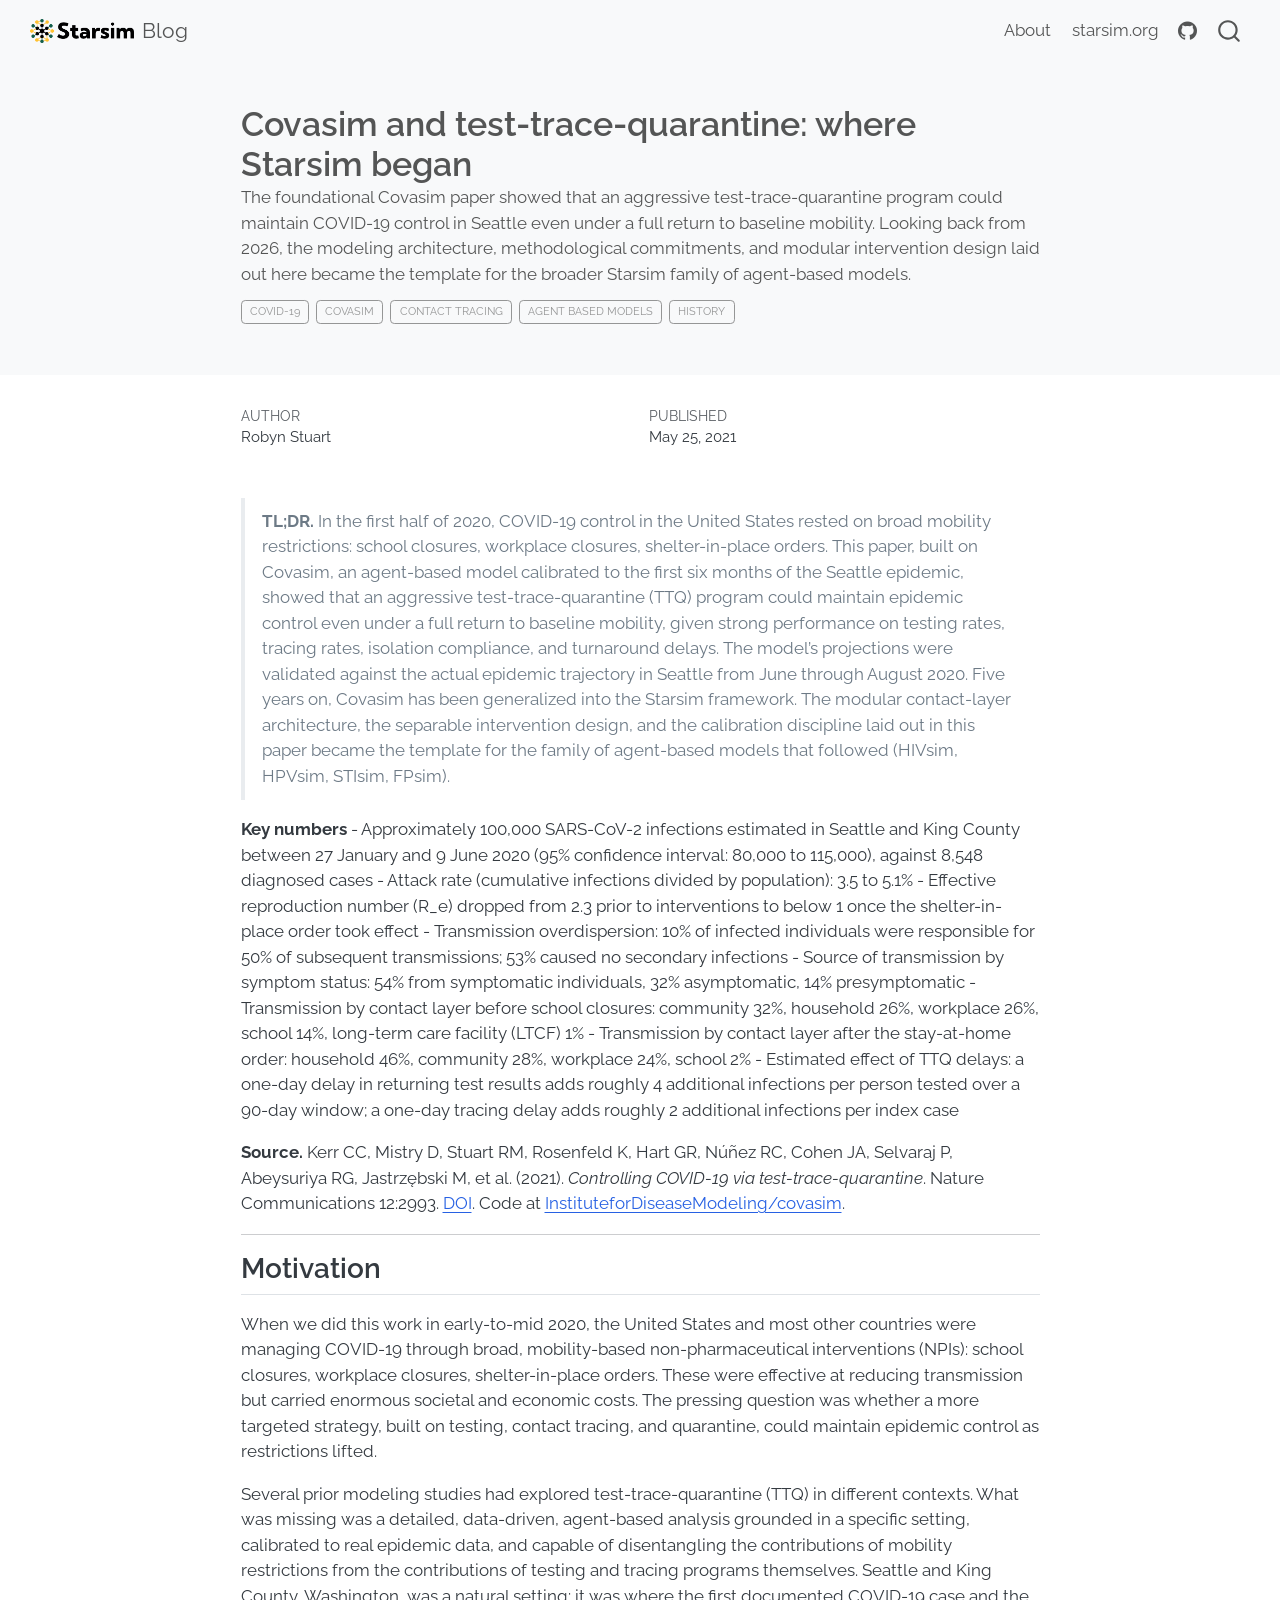
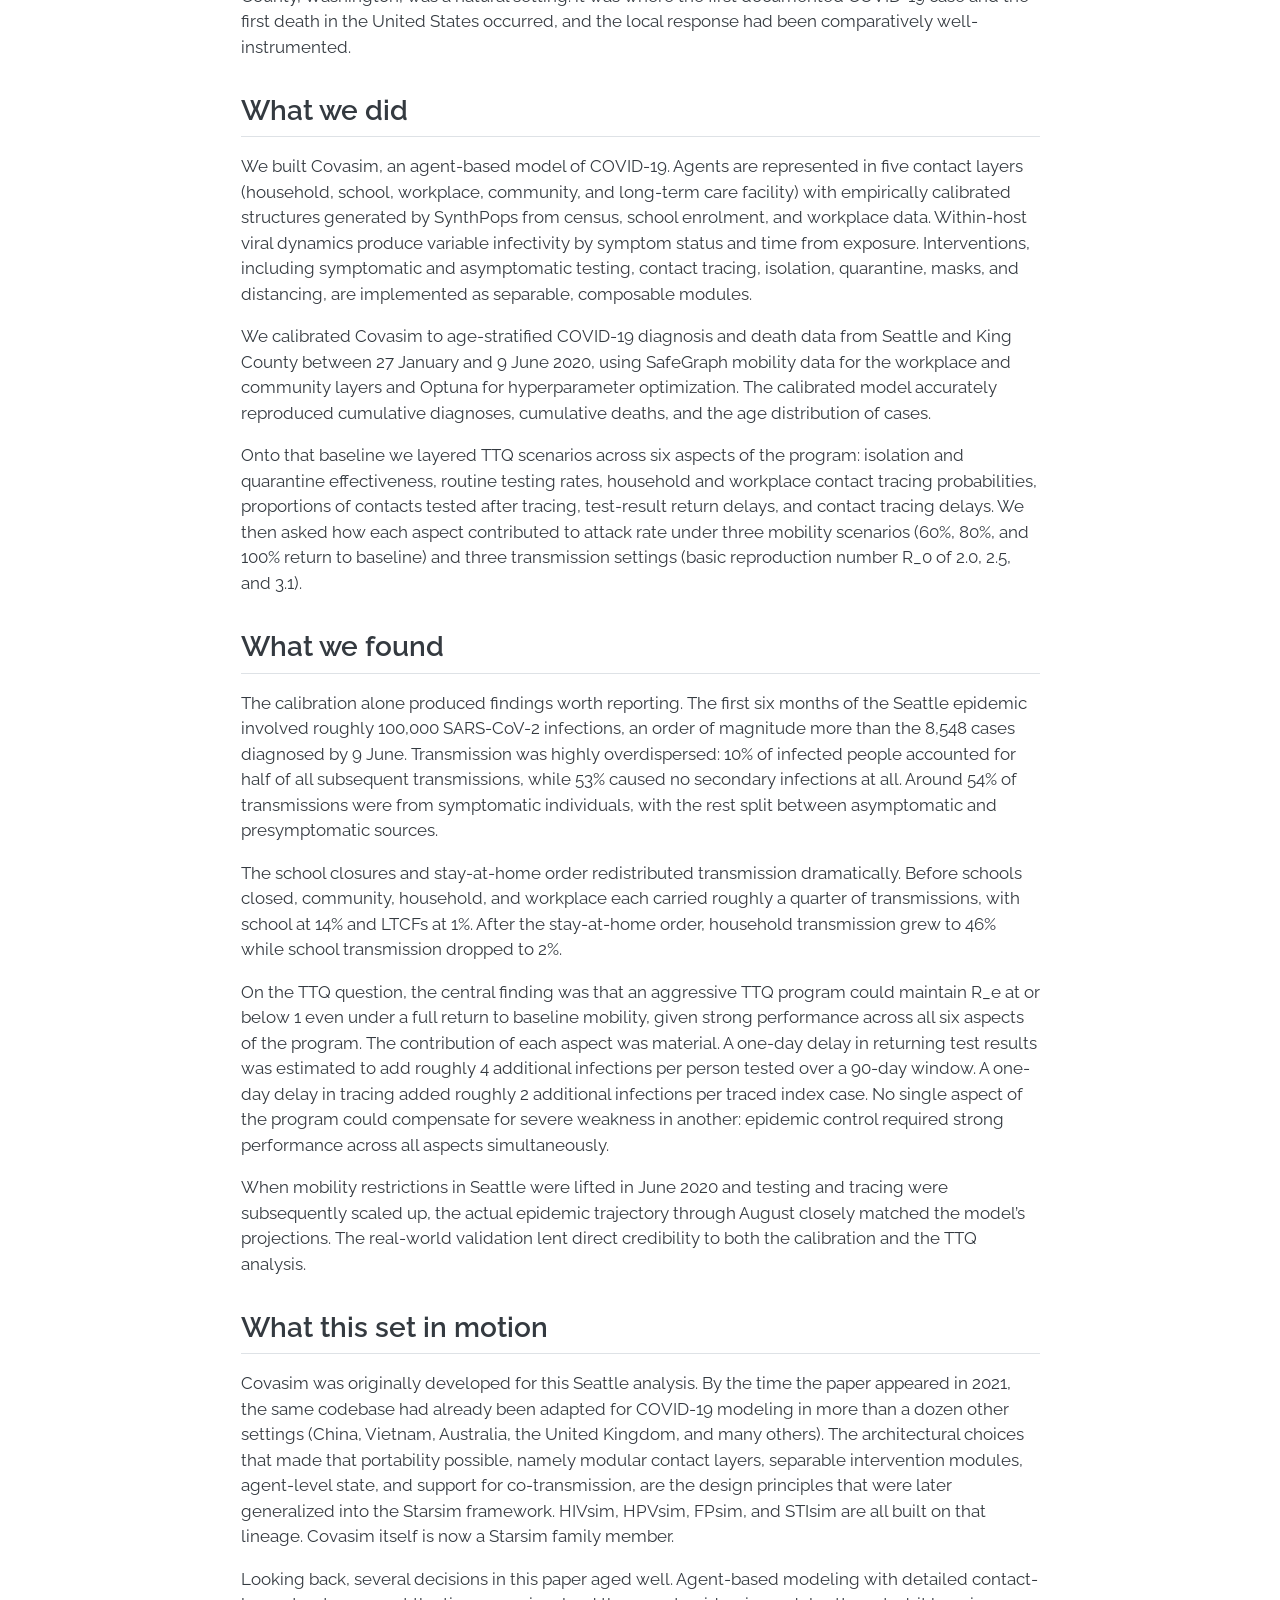
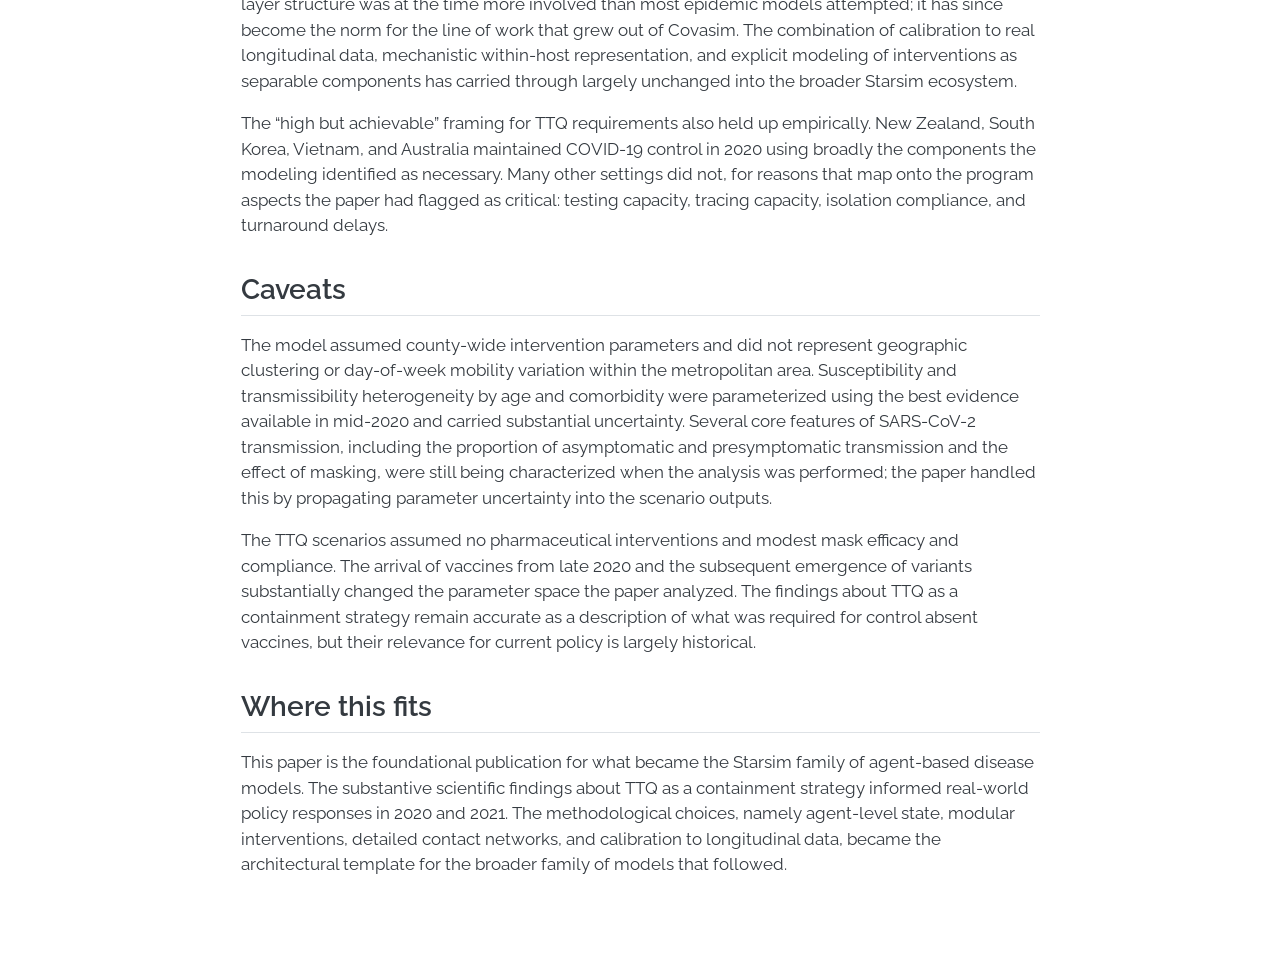
<file: posts/2021.05.25_covasim-ttq-seattle/index.html>
<!DOCTYPE html>
<html xmlns="http://www.w3.org/1999/xhtml" lang="en" xml:lang="en"><head>

<meta charset="utf-8">
<meta name="generator" content="quarto-1.10.19">

<meta name="viewport" content="width=device-width, initial-scale=1.0, user-scalable=yes">

<meta name="author" content="Robyn Stuart">
<meta name="dcterms.date" content="2021-05-25">
<meta name="description" content="The foundational Covasim paper showed that an aggressive test-trace-quarantine program could maintain COVID-19 control in Seattle even under a full return to baseline mobility. Looking back from 2026, the modeling architecture, methodological commitments, and modular intervention design laid out here became the template for the broader Starsim family of agent-based models.">

<title>Covasim and test-trace-quarantine: where Starsim began – Starsim Blog</title>
<style>
/* Default styles provided by pandoc.
** See https://pandoc.org/MANUAL.html#variables-for-html for config info.
*/
span.smallcaps{font-variant: small-caps;}
div.columns{display: flex; gap: 1.5em;}
div.column{flex: auto;}
@media screen {
div.columns{gap: min(4vw, 1.5em);}
div.column{overflow-x: auto;}
}
div.hanging-indent{margin-left: 1.5em; text-indent: -1.5em;}
ul.task-list{list-style: none;}
ul.task-list li input[type="checkbox"] {
  width: 0.8em;
  margin: 0 0.8em 0.2em -1em; /* quarto-specific, see https://github.com/quarto-dev/quarto-cli/issues/4556 */ 
  vertical-align: middle;
}
</style>


<script src="../../site_libs/quarto-nav/quarto-nav.js"></script>
<script src="../../site_libs/quarto-nav/headroom.min.js"></script>
<script src="../../site_libs/clipboard/clipboard.min.js"></script>
<script src="../../site_libs/quarto-search/autocomplete.umd.js"></script>
<script src="../../site_libs/quarto-search/fuse.min.js"></script>
<script src="../../site_libs/quarto-search/quarto-search.js"></script>
<meta name="quarto:offset" content="../../">
<script src="../../site_libs/quarto-html/quarto.js" type="module"></script>
<script src="../../site_libs/quarto-html/tabsets/tabsets.js" type="module"></script>
<script src="../../site_libs/quarto-html/popper.min.js"></script>
<script src="../../site_libs/quarto-html/tippy.umd.min.js"></script>
<script src="../../site_libs/quarto-html/anchor.min.js"></script>
<link href="../../site_libs/quarto-html/tippy.css" rel="stylesheet">
<link href="../../site_libs/quarto-html/quarto-syntax-highlighting-bf27225e3a48a9273f3daa8f8e829971.css" rel="stylesheet" id="quarto-text-highlighting-styles">
<script src="../../site_libs/bootstrap/bootstrap.min.js"></script>
<link href="../../site_libs/bootstrap/bootstrap-icons.css" rel="stylesheet">
<link href="../../site_libs/bootstrap/bootstrap-a29cc491fa58003daa4e9e6622f9a16f.min.css" rel="stylesheet" append-hash="true" id="quarto-bootstrap" data-mode="light">
<script id="quarto-search-options" type="application/json">{
  "location": "navbar",
  "copy-button": false,
  "collapse-after": 3,
  "panel-placement": "end",
  "type": "overlay",
  "limit": 50,
  "keyboard-shortcut": [
    "f",
    "/",
    "s"
  ],
  "show-item-context": false,
  "language": {
    "search-no-results-text": "No results",
    "search-matching-documents-text": "matching documents",
    "search-copy-link-title": "Copy link to search",
    "search-hide-matches-text": "Hide additional matches",
    "search-more-match-text": "more match in this document",
    "search-more-matches-text": "more matches in this document",
    "search-clear-button-title": "Clear",
    "search-text-placeholder": "",
    "search-detached-cancel-button-title": "Cancel",
    "search-submit-button-title": "Submit",
    "search-label": "Search"
  }
}</script>


<link rel="stylesheet" href="../../styles.css">
</head>

<body class="nav-fixed fullcontent quarto-light">

<div id="quarto-search-results"></div>
  <header id="quarto-header" class="headroom fixed-top quarto-banner">
    <nav class="navbar navbar-expand-lg " data-bs-theme="dark">
      <div class="navbar-container container-fluid">
      <div class="navbar-brand-container mx-auto">
    <a href="../../index.html" class="navbar-brand navbar-brand-logo">
    <img src="../../images/starsim-logo.png" alt="Starsim logo" class="navbar-logo light-content">
    <img src="../../images/starsim-logo.png" alt="Starsim logo" class="navbar-logo dark-content">
    </a>
    <a class="navbar-brand" href="../../index.html">
    <span class="navbar-title">Blog</span>
    </a>
  </div>
            <div id="quarto-search" class="" title="Search"></div>
          <button class="navbar-toggler" type="button" data-bs-toggle="collapse" data-bs-target="#navbarCollapse" aria-controls="navbarCollapse" role="menu" aria-expanded="false" aria-label="Toggle navigation" onclick="if (window.quartoToggleHeadroom) { window.quartoToggleHeadroom(); }">
  <span class="navbar-toggler-icon"></span>
</button>
          <div class="collapse navbar-collapse" id="navbarCollapse">
            <ul class="navbar-nav navbar-nav-scroll ms-auto">
  <li class="nav-item">
    <a class="nav-link" href="../../about.html"> 
<span class="menu-text">About</span></a>
  </li>  
  <li class="nav-item">
    <a class="nav-link" href="https://starsim.org"> 
<span class="menu-text">starsim.org</span></a>
  </li>  
  <li class="nav-item compact">
    <a class="nav-link" href="https://github.com/starsimhub/blog"> <i class="bi bi-github" role="img">
</i> 
<span class="menu-text"></span></a>
  </li>  
</ul>
          </div> <!-- /navcollapse -->
            <div class="quarto-navbar-tools">
</div>
      </div> <!-- /container-fluid -->
    </nav>
</header>
<!-- content -->
<header id="title-block-header" class="quarto-title-block default page-columns page-full">
  <div class="quarto-title-banner page-columns page-full">
    <div class="quarto-title column-body">
      <h1 class="title">Covasim and test-trace-quarantine: where Starsim began</h1>
                  <div>
        <div class="description">
          The foundational Covasim paper showed that an aggressive test-trace-quarantine program could maintain COVID-19 control in Seattle even under a full return to baseline mobility. Looking back from 2026, the modeling architecture, methodological commitments, and modular intervention design laid out here became the template for the broader Starsim family of agent-based models.
        </div>
      </div>
                          <div class="quarto-categories">
                <div class="quarto-category">COVID-19</div>
                <div class="quarto-category">Covasim</div>
                <div class="quarto-category">Contact tracing</div>
                <div class="quarto-category">Agent based models</div>
                <div class="quarto-category">History</div>
              </div>
                  </div>
  </div>
    
  
  <div class="quarto-title-meta">

      <div>
      <div class="quarto-title-meta-heading">Author</div>
      <div class="quarto-title-meta-contents">
               <p>Robyn Stuart </p>
            </div>
    </div>
      
      <div>
      <div class="quarto-title-meta-heading">Published</div>
      <div class="quarto-title-meta-contents">
        <p class="date">May 25, 2021</p>
      </div>
    </div>
    
      
    </div>
    
  
  </header><div id="quarto-content" class="quarto-container page-columns page-rows-contents page-layout-article page-navbar">
<!-- sidebar -->
<!-- margin-sidebar -->
    
<!-- main -->
<main class="content quarto-banner-title-block" id="quarto-document-content">





<blockquote class="blockquote">
<p><strong>TL;DR.</strong> In the first half of 2020, COVID-19 control in the United States rested on broad mobility restrictions: school closures, workplace closures, shelter-in-place orders. This paper, built on Covasim, an agent-based model calibrated to the first six months of the Seattle epidemic, showed that an aggressive test-trace-quarantine (TTQ) program could maintain epidemic control even under a full return to baseline mobility, given strong performance on testing rates, tracing rates, isolation compliance, and turnaround delays. The model’s projections were validated against the actual epidemic trajectory in Seattle from June through August 2020. Five years on, Covasim has been generalized into the Starsim framework. The modular contact-layer architecture, the separable intervention design, and the calibration discipline laid out in this paper became the template for the family of agent-based models that followed (HIVsim, HPVsim, STIsim, FPsim).</p>
</blockquote>
<p><strong>Key numbers</strong> - Approximately 100,000 SARS-CoV-2 infections estimated in Seattle and King County between 27 January and 9 June 2020 (95% confidence interval: 80,000 to 115,000), against 8,548 diagnosed cases - Attack rate (cumulative infections divided by population): 3.5 to 5.1% - Effective reproduction number (R_e) dropped from 2.3 prior to interventions to below 1 once the shelter-in-place order took effect - Transmission overdispersion: 10% of infected individuals were responsible for 50% of subsequent transmissions; 53% caused no secondary infections - Source of transmission by symptom status: 54% from symptomatic individuals, 32% asymptomatic, 14% presymptomatic - Transmission by contact layer before school closures: community 32%, household 26%, workplace 26%, school 14%, long-term care facility (LTCF) 1% - Transmission by contact layer after the stay-at-home order: household 46%, community 28%, workplace 24%, school 2% - Estimated effect of TTQ delays: a one-day delay in returning test results adds roughly 4 additional infections per person tested over a 90-day window; a one-day tracing delay adds roughly 2 additional infections per index case</p>
<p><strong>Source.</strong> Kerr CC, Mistry D, Stuart RM, Rosenfeld K, Hart GR, Núñez RC, Cohen JA, Selvaraj P, Abeysuriya RG, Jastrzębski M, et al.&nbsp;(2021). <em>Controlling COVID-19 via test-trace-quarantine</em>. Nature Communications 12:2993. <a href="https://doi.org/10.1038/s41467-021-23276-9">DOI</a>. Code at <a href="https://github.com/InstituteforDiseaseModeling/covasim">InstituteforDiseaseModeling/covasim</a>.</p>
<hr>
<section id="motivation" class="level2">
<h2 class="anchored" data-anchor-id="motivation">Motivation</h2>
<p>When we did this work in early-to-mid 2020, the United States and most other countries were managing COVID-19 through broad, mobility-based non-pharmaceutical interventions (NPIs): school closures, workplace closures, shelter-in-place orders. These were effective at reducing transmission but carried enormous societal and economic costs. The pressing question was whether a more targeted strategy, built on testing, contact tracing, and quarantine, could maintain epidemic control as restrictions lifted.</p>
<p>Several prior modeling studies had explored test-trace-quarantine (TTQ) in different contexts. What was missing was a detailed, data-driven, agent-based analysis grounded in a specific setting, calibrated to real epidemic data, and capable of disentangling the contributions of mobility restrictions from the contributions of testing and tracing programs themselves. Seattle and King County, Washington, was a natural setting: it was where the first documented COVID-19 case and the first death in the United States occurred, and the local response had been comparatively well-instrumented.</p>
</section>
<section id="what-we-did" class="level2">
<h2 class="anchored" data-anchor-id="what-we-did">What we did</h2>
<p>We built Covasim, an agent-based model of COVID-19. Agents are represented in five contact layers (household, school, workplace, community, and long-term care facility) with empirically calibrated structures generated by SynthPops from census, school enrolment, and workplace data. Within-host viral dynamics produce variable infectivity by symptom status and time from exposure. Interventions, including symptomatic and asymptomatic testing, contact tracing, isolation, quarantine, masks, and distancing, are implemented as separable, composable modules.</p>
<p>We calibrated Covasim to age-stratified COVID-19 diagnosis and death data from Seattle and King County between 27 January and 9 June 2020, using SafeGraph mobility data for the workplace and community layers and Optuna for hyperparameter optimization. The calibrated model accurately reproduced cumulative diagnoses, cumulative deaths, and the age distribution of cases.</p>
<p>Onto that baseline we layered TTQ scenarios across six aspects of the program: isolation and quarantine effectiveness, routine testing rates, household and workplace contact tracing probabilities, proportions of contacts tested after tracing, test-result return delays, and contact tracing delays. We then asked how each aspect contributed to attack rate under three mobility scenarios (60%, 80%, and 100% return to baseline) and three transmission settings (basic reproduction number R_0 of 2.0, 2.5, and 3.1).</p>
</section>
<section id="what-we-found" class="level2">
<h2 class="anchored" data-anchor-id="what-we-found">What we found</h2>
<p>The calibration alone produced findings worth reporting. The first six months of the Seattle epidemic involved roughly 100,000 SARS-CoV-2 infections, an order of magnitude more than the 8,548 cases diagnosed by 9 June. Transmission was highly overdispersed: 10% of infected people accounted for half of all subsequent transmissions, while 53% caused no secondary infections at all. Around 54% of transmissions were from symptomatic individuals, with the rest split between asymptomatic and presymptomatic sources.</p>
<p>The school closures and stay-at-home order redistributed transmission dramatically. Before schools closed, community, household, and workplace each carried roughly a quarter of transmissions, with school at 14% and LTCFs at 1%. After the stay-at-home order, household transmission grew to 46% while school transmission dropped to 2%.</p>
<p>On the TTQ question, the central finding was that an aggressive TTQ program could maintain R_e at or below 1 even under a full return to baseline mobility, given strong performance across all six aspects of the program. The contribution of each aspect was material. A one-day delay in returning test results was estimated to add roughly 4 additional infections per person tested over a 90-day window. A one-day delay in tracing added roughly 2 additional infections per traced index case. No single aspect of the program could compensate for severe weakness in another: epidemic control required strong performance across all aspects simultaneously.</p>
<p>When mobility restrictions in Seattle were lifted in June 2020 and testing and tracing were subsequently scaled up, the actual epidemic trajectory through August closely matched the model’s projections. The real-world validation lent direct credibility to both the calibration and the TTQ analysis.</p>
</section>
<section id="what-this-set-in-motion" class="level2">
<h2 class="anchored" data-anchor-id="what-this-set-in-motion">What this set in motion</h2>
<p>Covasim was originally developed for this Seattle analysis. By the time the paper appeared in 2021, the same codebase had already been adapted for COVID-19 modeling in more than a dozen other settings (China, Vietnam, Australia, the United Kingdom, and many others). The architectural choices that made that portability possible, namely modular contact layers, separable intervention modules, agent-level state, and support for co-transmission, are the design principles that were later generalized into the Starsim framework. HIVsim, HPVsim, FPsim, and STIsim are all built on that lineage. Covasim itself is now a Starsim family member.</p>
<p>Looking back, several decisions in this paper aged well. Agent-based modeling with detailed contact-layer structure was at the time more involved than most epidemic models attempted; it has since become the norm for the line of work that grew out of Covasim. The combination of calibration to real longitudinal data, mechanistic within-host representation, and explicit modeling of interventions as separable components has carried through largely unchanged into the broader Starsim ecosystem.</p>
<p>The “high but achievable” framing for TTQ requirements also held up empirically. New Zealand, South Korea, Vietnam, and Australia maintained COVID-19 control in 2020 using broadly the components the modeling identified as necessary. Many other settings did not, for reasons that map onto the program aspects the paper had flagged as critical: testing capacity, tracing capacity, isolation compliance, and turnaround delays.</p>
</section>
<section id="caveats" class="level2">
<h2 class="anchored" data-anchor-id="caveats">Caveats</h2>
<p>The model assumed county-wide intervention parameters and did not represent geographic clustering or day-of-week mobility variation within the metropolitan area. Susceptibility and transmissibility heterogeneity by age and comorbidity were parameterized using the best evidence available in mid-2020 and carried substantial uncertainty. Several core features of SARS-CoV-2 transmission, including the proportion of asymptomatic and presymptomatic transmission and the effect of masking, were still being characterized when the analysis was performed; the paper handled this by propagating parameter uncertainty into the scenario outputs.</p>
<p>The TTQ scenarios assumed no pharmaceutical interventions and modest mask efficacy and compliance. The arrival of vaccines from late 2020 and the subsequent emergence of variants substantially changed the parameter space the paper analyzed. The findings about TTQ as a containment strategy remain accurate as a description of what was required for control absent vaccines, but their relevance for current policy is largely historical.</p>
</section>
<section id="where-this-fits" class="level2">
<h2 class="anchored" data-anchor-id="where-this-fits">Where this fits</h2>
<p>This paper is the foundational publication for what became the Starsim family of agent-based disease models. The substantive scientific findings about TTQ as a containment strategy informed real-world policy responses in 2020 and 2021. The methodological choices, namely agent-level state, modular interventions, detailed contact networks, and calibration to longitudinal data, became the architectural template for the broader family of models that followed.</p>


</section>

</main> <!-- /main -->
<script id="quarto-html-after-body" type="application/javascript">
  window.document.addEventListener("DOMContentLoaded", function (event) {
    const icon = "";
    const anchorJS = new window.AnchorJS();
    anchorJS.options = {
      placement: 'right',
      icon: icon
    };
    anchorJS.add('.anchored');
    const isCodeAnnotation = (el) => {
      for (const clz of el.classList) {
        if (clz.startsWith('code-annotation-')) {                     
          return true;
        }
      }
      return false;
    }
    const onCopySuccess = function(e) {
      // button target
      const button = e.trigger;
      // don't keep focus
      button.blur();
      // flash "checked"
      button.classList.add('code-copy-button-checked');
      var currentTitle = button.getAttribute("title");
      button.setAttribute("title", "Copied!");
      let tooltip;
      if (window.bootstrap) {
        button.setAttribute("data-bs-toggle", "tooltip");
        button.setAttribute("data-bs-placement", "left");
        button.setAttribute("data-bs-title", "Copied!");
        tooltip = new bootstrap.Tooltip(button, 
          { trigger: "manual", 
            customClass: "code-copy-button-tooltip",
            offset: [0, -8]});
        tooltip.show();    
      }
      setTimeout(function() {
        if (tooltip) {
          tooltip.hide();
          button.removeAttribute("data-bs-title");
          button.removeAttribute("data-bs-toggle");
          button.removeAttribute("data-bs-placement");
        }
        button.setAttribute("title", currentTitle);
        button.classList.remove('code-copy-button-checked');
      }, 1000);
      // clear code selection
      e.clearSelection();
    }
    const getTextToCopy = function(trigger) {
      const outerScaffold = trigger.parentElement.cloneNode(true);
      const codeEl = outerScaffold.querySelector('code');
      for (const childEl of codeEl.children) {
        if (isCodeAnnotation(childEl)) {
          childEl.remove();
        }
      }
      return codeEl.innerText;
    }
    const clipboard = new window.ClipboardJS('.code-copy-button:not([data-in-quarto-modal])', {
      text: getTextToCopy
    });
    clipboard.on('success', onCopySuccess);
    if (window.document.getElementById('quarto-embedded-source-code-modal')) {
      const clipboardModal = new window.ClipboardJS('.code-copy-button[data-in-quarto-modal]', {
        text: getTextToCopy,
        container: window.document.getElementById('quarto-embedded-source-code-modal')
      });
      clipboardModal.on('success', onCopySuccess);
    }
      var localhostRegex = new RegExp(/^(?:http|https):\/\/localhost\:?[0-9]*\//);
      var mailtoRegex = new RegExp(/^mailto:/);
        var filterRegex = new RegExp("https:\/\/starsimhub\.github\.io\/blog");
      var isInternal = (href) => {
          return filterRegex.test(href) || localhostRegex.test(href) || mailtoRegex.test(href);
      }
      // Inspect non-navigation links and adorn them if external
     var links = window.document.querySelectorAll('a[href]:not(.nav-link):not(.navbar-brand):not(.toc-action):not(.sidebar-link):not(.sidebar-item-toggle):not(.pagination-link):not(.no-external):not([aria-hidden]):not(.dropdown-item):not(.quarto-navigation-tool):not(.about-link)');
      for (var i=0; i<links.length; i++) {
        const link = links[i];
        if (!isInternal(link.href)) {
          // undo the damage that might have been done by quarto-nav.js in the case of
          // links that we want to consider external
          if (link.dataset.originalHref !== undefined) {
            link.href = link.dataset.originalHref;
          }
        }
      }
    function tippyHover(el, contentFn, onTriggerFn, onUntriggerFn) {
      const config = {
        allowHTML: true,
        maxWidth: 500,
        delay: 100,
        arrow: false,
        appendTo: function(el) {
            return el.parentElement;
        },
        interactive: true,
        interactiveBorder: 10,
        theme: 'quarto',
        placement: 'bottom-start',
      };
      if (contentFn) {
        config.content = contentFn;
      }
      if (onTriggerFn) {
        config.onTrigger = onTriggerFn;
      }
      if (onUntriggerFn) {
        config.onUntrigger = onUntriggerFn;
      }
      window.tippy(el, config); 
    }
    const noterefs = window.document.querySelectorAll('a[role="doc-noteref"]');
    for (var i=0; i<noterefs.length; i++) {
      const ref = noterefs[i];
      tippyHover(ref, function() {
        // use id or data attribute instead here
        let href = ref.getAttribute('data-footnote-href') || ref.getAttribute('href');
        try { href = new URL(href).hash; } catch {}
        const id = href.replace(/^#\/?/, "");
        const note = window.document.getElementById(id);
        if (note) {
          return note.innerHTML;
        } else {
          return "";
        }
      });
    }
    const xrefs = window.document.querySelectorAll('a.quarto-xref');
    const processXRef = (id, note) => {
      // Strip column container classes
      const stripColumnClz = (el) => {
        el.classList.remove("page-full", "page-columns");
        if (el.children) {
          for (const child of el.children) {
            stripColumnClz(child);
          }
        }
      }
      stripColumnClz(note)
      if (id === null || id.startsWith('sec-')) {
        // Special case sections, only their first couple elements
        const container = document.createElement("div");
        if (note.children && note.children.length > 2) {
          container.appendChild(note.children[0].cloneNode(true));
          for (let i = 1; i < note.children.length; i++) {
            const child = note.children[i];
            if (child.tagName === "P" && child.innerText === "") {
              continue;
            } else {
              container.appendChild(child.cloneNode(true));
              break;
            }
          }
          if (window.Quarto?.typesetMath) {
            window.Quarto.typesetMath(container);
          }
          return container.innerHTML
        } else {
          if (window.Quarto?.typesetMath) {
            window.Quarto.typesetMath(note);
          }
          return note.innerHTML;
        }
      } else {
        // Remove any anchor links if they are present
        const anchorLink = note.querySelector('a.anchorjs-link');
        if (anchorLink) {
          anchorLink.remove();
        }
        if (window.Quarto?.typesetMath) {
          window.Quarto.typesetMath(note);
        }
        if (note.classList.contains("callout")) {
          return note.outerHTML;
        } else {
          return note.innerHTML;
        }
      }
    }
    for (var i=0; i<xrefs.length; i++) {
      const xref = xrefs[i];
      tippyHover(xref, undefined, function(instance) {
        instance.disable();
        let url = xref.getAttribute('href');
        let hash = undefined; 
        if (url.startsWith('#')) {
          hash = url;
        } else {
          try { hash = new URL(url).hash; } catch {}
        }
        if (hash) {
          const id = hash.replace(/^#\/?/, "");
          const note = window.document.getElementById(id);
          if (note !== null) {
            try {
              const html = processXRef(id, note.cloneNode(true));
              instance.setContent(html);
            } finally {
              instance.enable();
              instance.show();
            }
          } else {
            // See if we can fetch this
            fetch(url.split('#')[0])
            .then(res => res.text())
            .then(html => {
              const parser = new DOMParser();
              const htmlDoc = parser.parseFromString(html, "text/html");
              const note = htmlDoc.getElementById(id);
              if (note !== null) {
                const html = processXRef(id, note);
                instance.setContent(html);
              } 
            }).finally(() => {
              instance.enable();
              instance.show();
            });
          }
        } else {
          // See if we can fetch a full url (with no hash to target)
          // This is a special case and we should probably do some content thinning / targeting
          fetch(url)
          .then(res => res.text())
          .then(html => {
            const parser = new DOMParser();
            const htmlDoc = parser.parseFromString(html, "text/html");
            const note = htmlDoc.querySelector('main.content');
            if (note !== null) {
              // This should only happen for chapter cross references
              // (since there is no id in the URL)
              // remove the first header
              if (note.children.length > 0 && note.children[0].tagName === "HEADER") {
                note.children[0].remove();
              }
              const html = processXRef(null, note);
              instance.setContent(html);
            } 
          }).finally(() => {
            instance.enable();
            instance.show();
          });
        }
      }, function(instance) {
      });
    }
        let selectedAnnoteEl;
        const selectorForAnnotation = ( cell, annotation) => {
          let cellAttr = 'data-code-cell="' + cell + '"';
          let lineAttr = 'data-code-annotation="' +  annotation + '"';
          const selector = 'span[' + cellAttr + '][' + lineAttr + ']';
          return selector;
        }
        const selectCodeLines = (annoteEl) => {
          const doc = window.document;
          const targetCell = annoteEl.getAttribute("data-target-cell");
          const targetAnnotation = annoteEl.getAttribute("data-target-annotation");
          const annoteSpan = window.document.querySelector(selectorForAnnotation(targetCell, targetAnnotation));
          const lines = annoteSpan.getAttribute("data-code-lines").split(",");
          const lineIds = lines.map((line) => {
            return targetCell + "-" + line;
          })
          let top = null;
          let height = null;
          let parent = null;
          if (lineIds.length > 0) {
              //compute the position of the single el (top and bottom and make a div)
              const el = window.document.getElementById(lineIds[0]);
              top = el.offsetTop;
              height = el.offsetHeight;
              parent = el.parentElement.parentElement;
            if (lineIds.length > 1) {
              const lastEl = window.document.getElementById(lineIds[lineIds.length - 1]);
              const bottom = lastEl.offsetTop + lastEl.offsetHeight;
              height = bottom - top;
            }
            if (top !== null && height !== null && parent !== null) {
              // cook up a div (if necessary) and position it 
              let div = window.document.getElementById("code-annotation-line-highlight");
              if (div === null) {
                div = window.document.createElement("div");
                div.setAttribute("id", "code-annotation-line-highlight");
                div.style.position = 'absolute';
                parent.appendChild(div);
              }
              div.style.top = top - 2 + "px";
              div.style.height = height + 4 + "px";
              div.style.left = 0;
              let gutterDiv = window.document.getElementById("code-annotation-line-highlight-gutter");
              if (gutterDiv === null) {
                gutterDiv = window.document.createElement("div");
                gutterDiv.setAttribute("id", "code-annotation-line-highlight-gutter");
                gutterDiv.style.position = 'absolute';
                const codeCell = window.document.getElementById(targetCell);
                const gutter = codeCell.querySelector('.code-annotation-gutter');
                gutter.appendChild(gutterDiv);
              }
              gutterDiv.style.top = top - 2 + "px";
              gutterDiv.style.height = height + 4 + "px";
            }
            selectedAnnoteEl = annoteEl;
          }
        };
        const unselectCodeLines = () => {
          const elementsIds = ["code-annotation-line-highlight", "code-annotation-line-highlight-gutter"];
          elementsIds.forEach((elId) => {
            const div = window.document.getElementById(elId);
            if (div) {
              div.remove();
            }
          });
          selectedAnnoteEl = undefined;
        };
          // Handle positioning of the toggle
      window.addEventListener(
        "resize",
        throttle(() => {
          elRect = undefined;
          if (selectedAnnoteEl) {
            selectCodeLines(selectedAnnoteEl);
          }
        }, 10)
      );
      function throttle(fn, ms) {
      let throttle = false;
      let timer;
        return (...args) => {
          if(!throttle) { // first call gets through
              fn.apply(this, args);
              throttle = true;
          } else { // all the others get throttled
              if(timer) clearTimeout(timer); // cancel #2
              timer = setTimeout(() => {
                fn.apply(this, args);
                timer = throttle = false;
              }, ms);
          }
        };
      }
        // Attach click handler to the DT
        const annoteDls = window.document.querySelectorAll('dt[data-target-cell]');
        for (const annoteDlNode of annoteDls) {
          annoteDlNode.addEventListener('click', (event) => {
            const clickedEl = event.target;
            if (clickedEl !== selectedAnnoteEl) {
              unselectCodeLines();
              const activeEl = window.document.querySelector('dt[data-target-cell].code-annotation-active');
              if (activeEl) {
                activeEl.classList.remove('code-annotation-active');
              }
              selectCodeLines(clickedEl);
              clickedEl.classList.add('code-annotation-active');
            } else {
              // Unselect the line
              unselectCodeLines();
              clickedEl.classList.remove('code-annotation-active');
            }
          });
        }
    const findCites = (el) => {
      const parentEl = el.parentElement;
      if (parentEl) {
        const cites = parentEl.dataset.cites;
        if (cites) {
          return {
            el,
            cites: cites.split(' ')
          };
        } else {
          return findCites(el.parentElement)
        }
      } else {
        return undefined;
      }
    };
    var bibliorefs = window.document.querySelectorAll('a[role="doc-biblioref"]');
    for (var i=0; i<bibliorefs.length; i++) {
      const ref = bibliorefs[i];
      const citeInfo = findCites(ref);
      if (citeInfo) {
        tippyHover(citeInfo.el, function() {
          var popup = window.document.createElement('div');
          citeInfo.cites.forEach(function(cite) {
            var citeDiv = window.document.createElement('div');
            citeDiv.classList.add('hanging-indent');
            citeDiv.classList.add('csl-entry');
            var biblioDiv = window.document.getElementById('ref-' + cite);
            if (biblioDiv) {
              citeDiv.innerHTML = biblioDiv.innerHTML;
            }
            popup.appendChild(citeDiv);
          });
          return popup.innerHTML;
        });
      }
    }
  });
  </script>
</div> <!-- /content -->




</body></html>
</file>
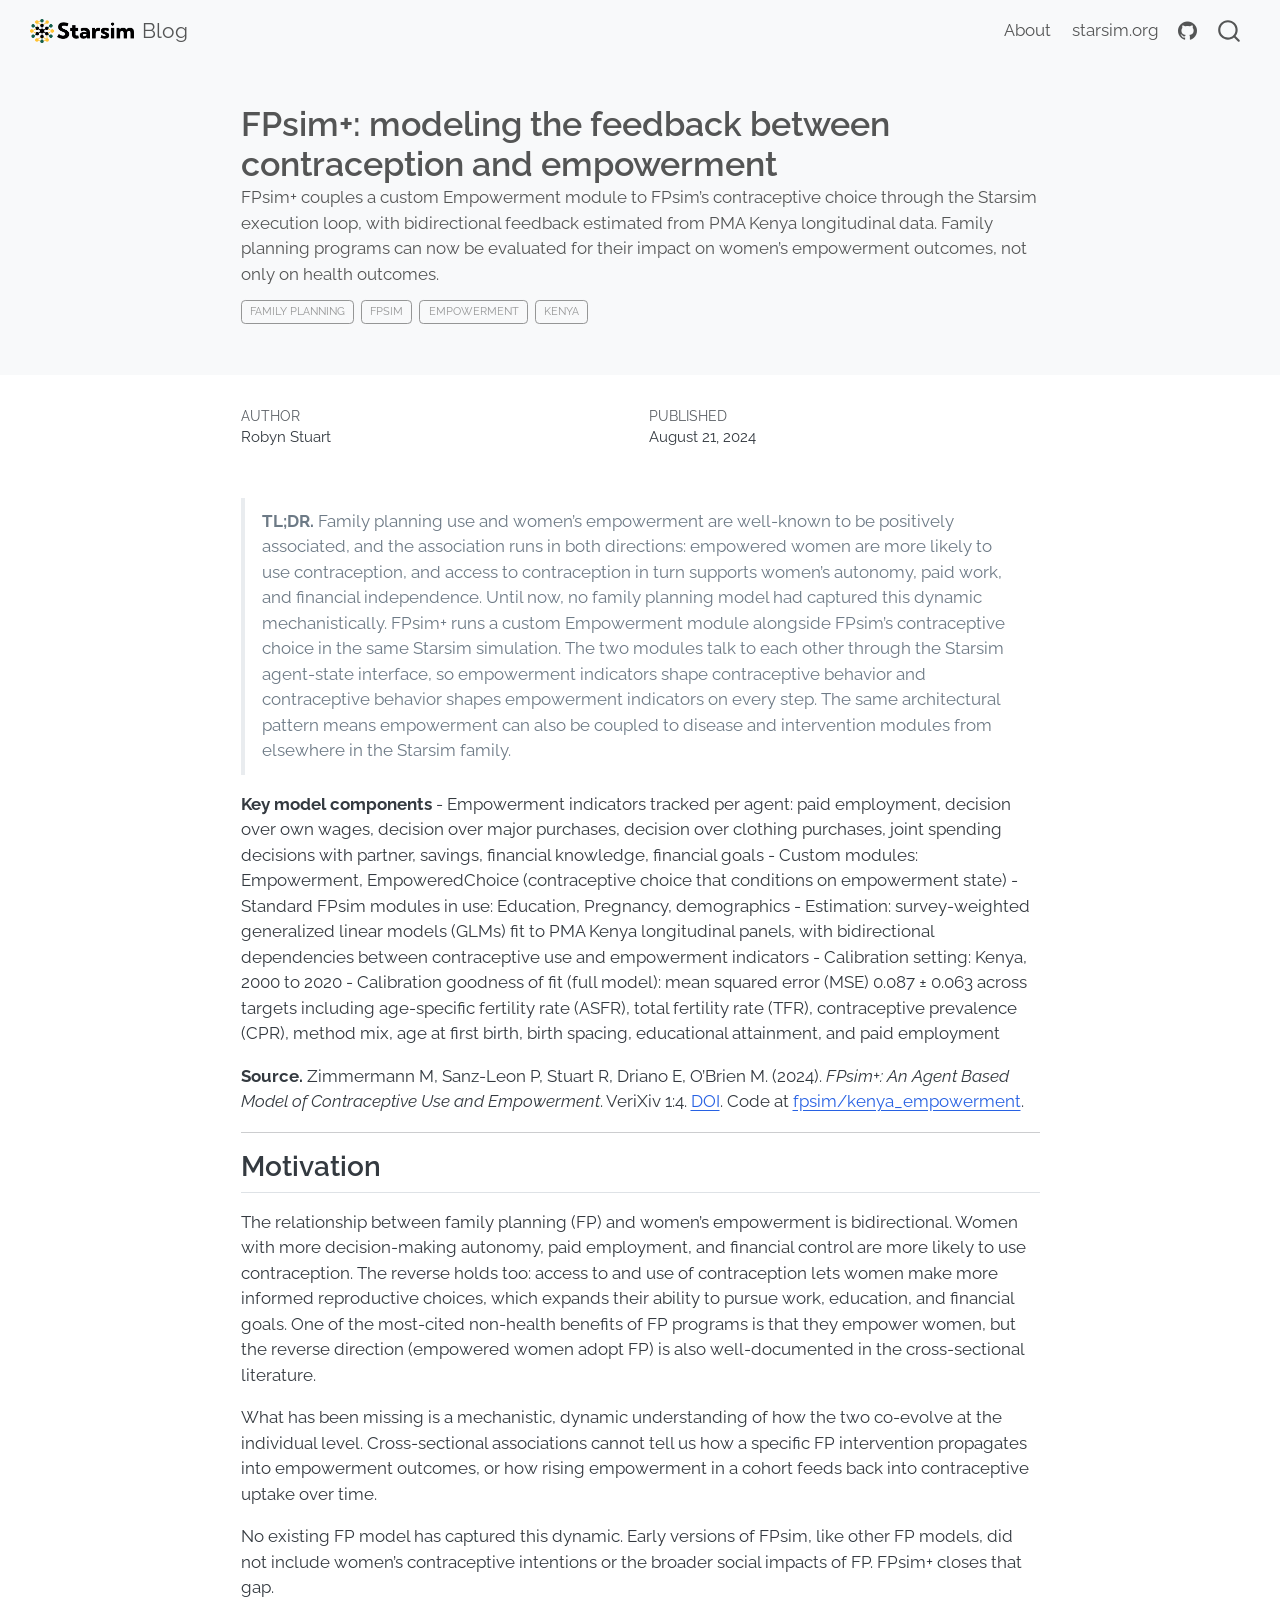
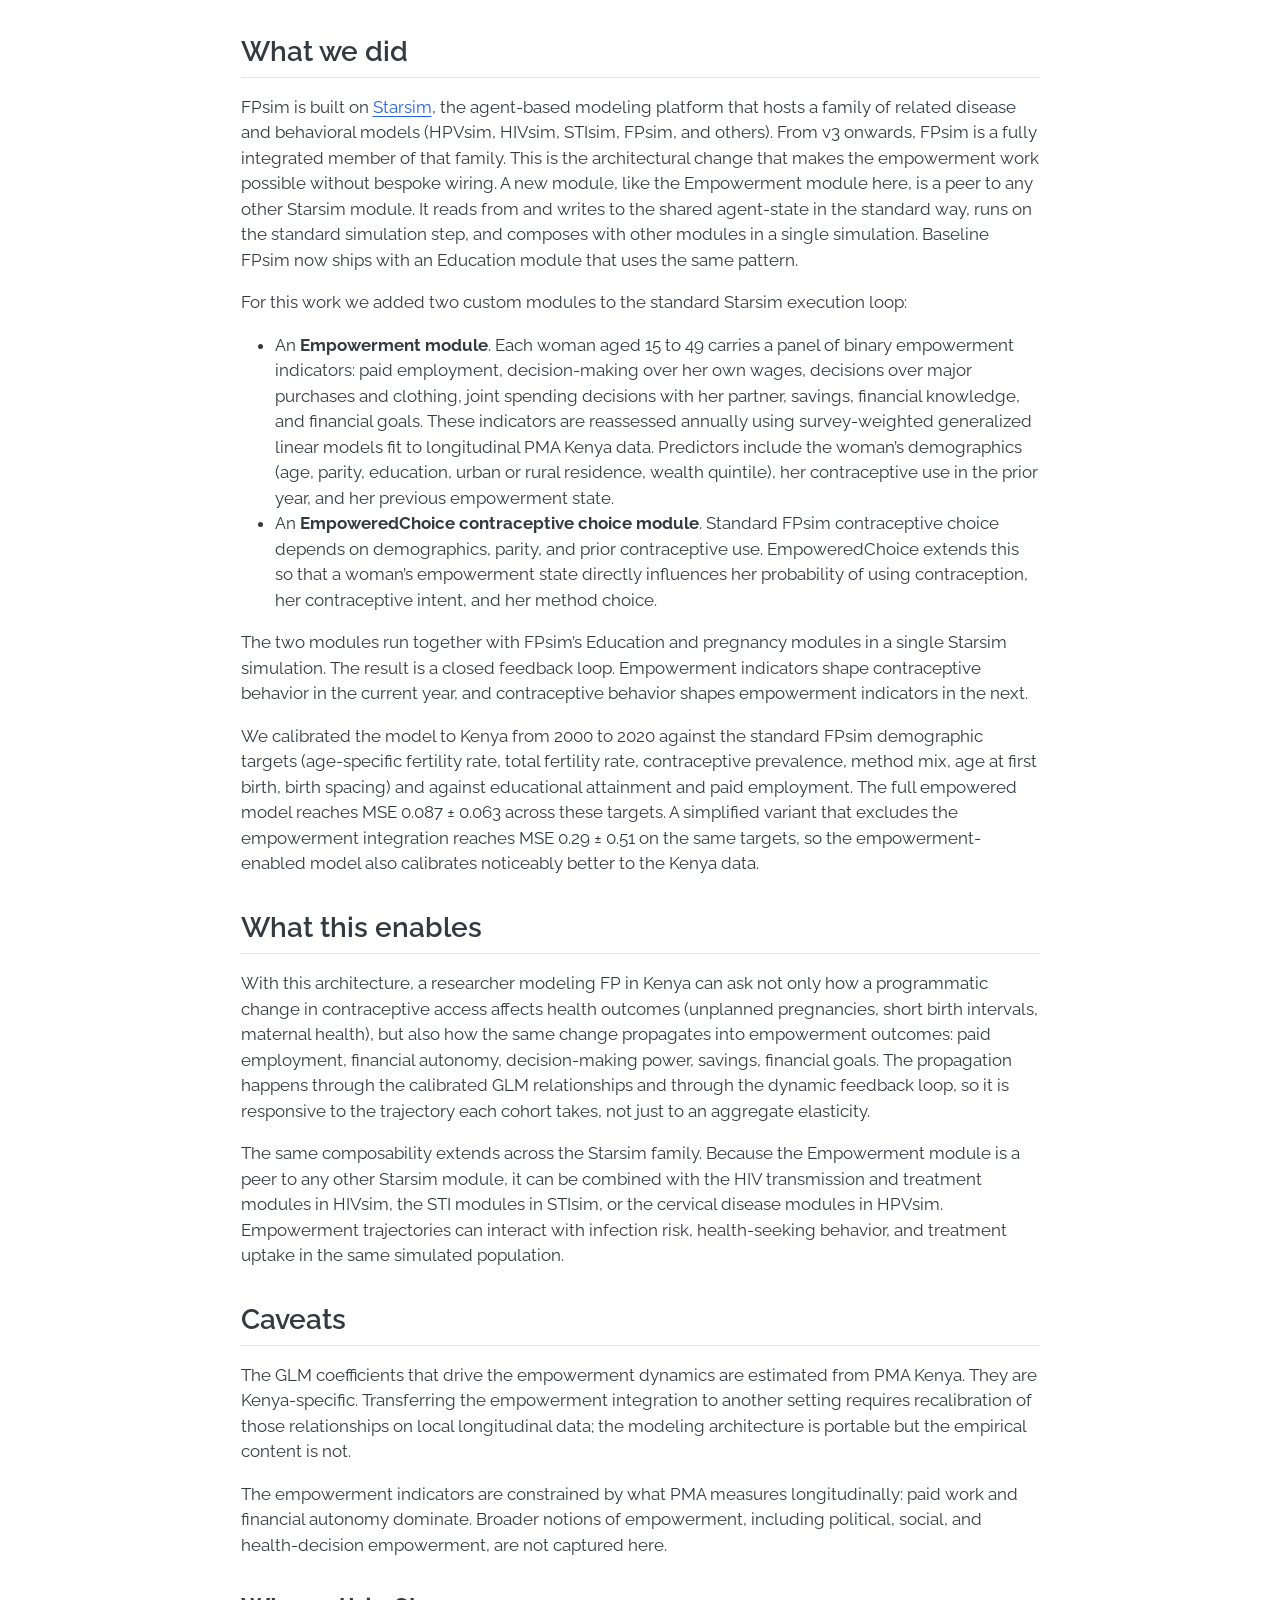
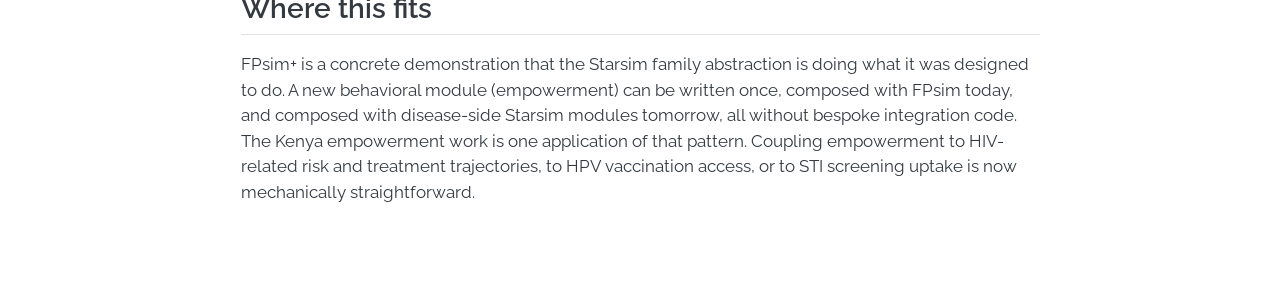
<file: posts/2024.08.21_fpsim-empowerment-kenya/index.html>
<!DOCTYPE html>
<html xmlns="http://www.w3.org/1999/xhtml" lang="en" xml:lang="en"><head>

<meta charset="utf-8">
<meta name="generator" content="quarto-1.10.19">

<meta name="viewport" content="width=device-width, initial-scale=1.0, user-scalable=yes">

<meta name="author" content="Robyn Stuart">
<meta name="dcterms.date" content="2024-08-21">
<meta name="description" content="FPsim+ couples a custom Empowerment module to FPsim’s contraceptive choice through the Starsim execution loop, with bidirectional feedback estimated from PMA Kenya longitudinal data. Family planning programs can now be evaluated for their impact on women’s empowerment outcomes, not only on health outcomes.">

<title>FPsim+: modeling the feedback between contraception and empowerment – Starsim Blog</title>
<style>
/* Default styles provided by pandoc.
** See https://pandoc.org/MANUAL.html#variables-for-html for config info.
*/
span.smallcaps{font-variant: small-caps;}
div.columns{display: flex; gap: 1.5em;}
div.column{flex: auto;}
@media screen {
div.columns{gap: min(4vw, 1.5em);}
div.column{overflow-x: auto;}
}
div.hanging-indent{margin-left: 1.5em; text-indent: -1.5em;}
ul.task-list{list-style: none;}
ul.task-list li input[type="checkbox"] {
  width: 0.8em;
  margin: 0 0.8em 0.2em -1em; /* quarto-specific, see https://github.com/quarto-dev/quarto-cli/issues/4556 */ 
  vertical-align: middle;
}
</style>


<script src="../../site_libs/quarto-nav/quarto-nav.js"></script>
<script src="../../site_libs/quarto-nav/headroom.min.js"></script>
<script src="../../site_libs/clipboard/clipboard.min.js"></script>
<script src="../../site_libs/quarto-search/autocomplete.umd.js"></script>
<script src="../../site_libs/quarto-search/fuse.min.js"></script>
<script src="../../site_libs/quarto-search/quarto-search.js"></script>
<meta name="quarto:offset" content="../../">
<script src="../../site_libs/quarto-html/quarto.js" type="module"></script>
<script src="../../site_libs/quarto-html/tabsets/tabsets.js" type="module"></script>
<script src="../../site_libs/quarto-html/popper.min.js"></script>
<script src="../../site_libs/quarto-html/tippy.umd.min.js"></script>
<script src="../../site_libs/quarto-html/anchor.min.js"></script>
<link href="../../site_libs/quarto-html/tippy.css" rel="stylesheet">
<link href="../../site_libs/quarto-html/quarto-syntax-highlighting-bf27225e3a48a9273f3daa8f8e829971.css" rel="stylesheet" id="quarto-text-highlighting-styles">
<script src="../../site_libs/bootstrap/bootstrap.min.js"></script>
<link href="../../site_libs/bootstrap/bootstrap-icons.css" rel="stylesheet">
<link href="../../site_libs/bootstrap/bootstrap-a29cc491fa58003daa4e9e6622f9a16f.min.css" rel="stylesheet" append-hash="true" id="quarto-bootstrap" data-mode="light">
<script id="quarto-search-options" type="application/json">{
  "location": "navbar",
  "copy-button": false,
  "collapse-after": 3,
  "panel-placement": "end",
  "type": "overlay",
  "limit": 50,
  "keyboard-shortcut": [
    "f",
    "/",
    "s"
  ],
  "show-item-context": false,
  "language": {
    "search-no-results-text": "No results",
    "search-matching-documents-text": "matching documents",
    "search-copy-link-title": "Copy link to search",
    "search-hide-matches-text": "Hide additional matches",
    "search-more-match-text": "more match in this document",
    "search-more-matches-text": "more matches in this document",
    "search-clear-button-title": "Clear",
    "search-text-placeholder": "",
    "search-detached-cancel-button-title": "Cancel",
    "search-submit-button-title": "Submit",
    "search-label": "Search"
  }
}</script>


<link rel="stylesheet" href="../../styles.css">
</head>

<body class="nav-fixed fullcontent quarto-light">

<div id="quarto-search-results"></div>
  <header id="quarto-header" class="headroom fixed-top quarto-banner">
    <nav class="navbar navbar-expand-lg " data-bs-theme="dark">
      <div class="navbar-container container-fluid">
      <div class="navbar-brand-container mx-auto">
    <a href="../../index.html" class="navbar-brand navbar-brand-logo">
    <img src="../../images/starsim-logo.png" alt="Starsim logo" class="navbar-logo light-content">
    <img src="../../images/starsim-logo.png" alt="Starsim logo" class="navbar-logo dark-content">
    </a>
    <a class="navbar-brand" href="../../index.html">
    <span class="navbar-title">Blog</span>
    </a>
  </div>
            <div id="quarto-search" class="" title="Search"></div>
          <button class="navbar-toggler" type="button" data-bs-toggle="collapse" data-bs-target="#navbarCollapse" aria-controls="navbarCollapse" role="menu" aria-expanded="false" aria-label="Toggle navigation" onclick="if (window.quartoToggleHeadroom) { window.quartoToggleHeadroom(); }">
  <span class="navbar-toggler-icon"></span>
</button>
          <div class="collapse navbar-collapse" id="navbarCollapse">
            <ul class="navbar-nav navbar-nav-scroll ms-auto">
  <li class="nav-item">
    <a class="nav-link" href="../../about.html"> 
<span class="menu-text">About</span></a>
  </li>  
  <li class="nav-item">
    <a class="nav-link" href="https://starsim.org"> 
<span class="menu-text">starsim.org</span></a>
  </li>  
  <li class="nav-item compact">
    <a class="nav-link" href="https://github.com/starsimhub/blog"> <i class="bi bi-github" role="img">
</i> 
<span class="menu-text"></span></a>
  </li>  
</ul>
          </div> <!-- /navcollapse -->
            <div class="quarto-navbar-tools">
</div>
      </div> <!-- /container-fluid -->
    </nav>
</header>
<!-- content -->
<header id="title-block-header" class="quarto-title-block default page-columns page-full">
  <div class="quarto-title-banner page-columns page-full">
    <div class="quarto-title column-body">
      <h1 class="title">FPsim+: modeling the feedback between contraception and empowerment</h1>
                  <div>
        <div class="description">
          FPsim+ couples a custom Empowerment module to FPsim’s contraceptive choice through the Starsim execution loop, with bidirectional feedback estimated from PMA Kenya longitudinal data. Family planning programs can now be evaluated for their impact on women’s empowerment outcomes, not only on health outcomes.
        </div>
      </div>
                          <div class="quarto-categories">
                <div class="quarto-category">Family planning</div>
                <div class="quarto-category">FPsim</div>
                <div class="quarto-category">Empowerment</div>
                <div class="quarto-category">Kenya</div>
              </div>
                  </div>
  </div>
    
  
  <div class="quarto-title-meta">

      <div>
      <div class="quarto-title-meta-heading">Author</div>
      <div class="quarto-title-meta-contents">
               <p>Robyn Stuart </p>
            </div>
    </div>
      
      <div>
      <div class="quarto-title-meta-heading">Published</div>
      <div class="quarto-title-meta-contents">
        <p class="date">August 21, 2024</p>
      </div>
    </div>
    
      
    </div>
    
  
  </header><div id="quarto-content" class="quarto-container page-columns page-rows-contents page-layout-article page-navbar">
<!-- sidebar -->
<!-- margin-sidebar -->
    
<!-- main -->
<main class="content quarto-banner-title-block" id="quarto-document-content">





<blockquote class="blockquote">
<p><strong>TL;DR.</strong> Family planning use and women’s empowerment are well-known to be positively associated, and the association runs in both directions: empowered women are more likely to use contraception, and access to contraception in turn supports women’s autonomy, paid work, and financial independence. Until now, no family planning model had captured this dynamic mechanistically. FPsim+ runs a custom Empowerment module alongside FPsim’s contraceptive choice in the same Starsim simulation. The two modules talk to each other through the Starsim agent-state interface, so empowerment indicators shape contraceptive behavior and contraceptive behavior shapes empowerment indicators on every step. The same architectural pattern means empowerment can also be coupled to disease and intervention modules from elsewhere in the Starsim family.</p>
</blockquote>
<p><strong>Key model components</strong> - Empowerment indicators tracked per agent: paid employment, decision over own wages, decision over major purchases, decision over clothing purchases, joint spending decisions with partner, savings, financial knowledge, financial goals - Custom modules: Empowerment, EmpoweredChoice (contraceptive choice that conditions on empowerment state) - Standard FPsim modules in use: Education, Pregnancy, demographics - Estimation: survey-weighted generalized linear models (GLMs) fit to PMA Kenya longitudinal panels, with bidirectional dependencies between contraceptive use and empowerment indicators - Calibration setting: Kenya, 2000 to 2020 - Calibration goodness of fit (full model): mean squared error (MSE) 0.087 ± 0.063 across targets including age-specific fertility rate (ASFR), total fertility rate (TFR), contraceptive prevalence (CPR), method mix, age at first birth, birth spacing, educational attainment, and paid employment</p>
<p><strong>Source.</strong> Zimmermann M, Sanz-Leon P, Stuart R, Driano E, O’Brien M. (2024). <em>FPsim+: An Agent Based Model of Contraceptive Use and Empowerment</em>. VeriXiv 1:4. <a href="https://doi.org/10.12688/verixiv.39.1">DOI</a>. Code at <a href="https://github.com/fpsim/kenya_empowerment">fpsim/kenya_empowerment</a>.</p>
<hr>
<section id="motivation" class="level2">
<h2 class="anchored" data-anchor-id="motivation">Motivation</h2>
<p>The relationship between family planning (FP) and women’s empowerment is bidirectional. Women with more decision-making autonomy, paid employment, and financial control are more likely to use contraception. The reverse holds too: access to and use of contraception lets women make more informed reproductive choices, which expands their ability to pursue work, education, and financial goals. One of the most-cited non-health benefits of FP programs is that they empower women, but the reverse direction (empowered women adopt FP) is also well-documented in the cross-sectional literature.</p>
<p>What has been missing is a mechanistic, dynamic understanding of how the two co-evolve at the individual level. Cross-sectional associations cannot tell us how a specific FP intervention propagates into empowerment outcomes, or how rising empowerment in a cohort feeds back into contraceptive uptake over time.</p>
<p>No existing FP model has captured this dynamic. Early versions of FPsim, like other FP models, did not include women’s contraceptive intentions or the broader social impacts of FP. FPsim+ closes that gap.</p>
</section>
<section id="what-we-did" class="level2">
<h2 class="anchored" data-anchor-id="what-we-did">What we did</h2>
<p>FPsim is built on <a href="https://starsim.org">Starsim</a>, the agent-based modeling platform that hosts a family of related disease and behavioral models (HPVsim, HIVsim, STIsim, FPsim, and others). From v3 onwards, FPsim is a fully integrated member of that family. This is the architectural change that makes the empowerment work possible without bespoke wiring. A new module, like the Empowerment module here, is a peer to any other Starsim module. It reads from and writes to the shared agent-state in the standard way, runs on the standard simulation step, and composes with other modules in a single simulation. Baseline FPsim now ships with an Education module that uses the same pattern.</p>
<p>For this work we added two custom modules to the standard Starsim execution loop:</p>
<ul>
<li>An <strong>Empowerment module</strong>. Each woman aged 15 to 49 carries a panel of binary empowerment indicators: paid employment, decision-making over her own wages, decisions over major purchases and clothing, joint spending decisions with her partner, savings, financial knowledge, and financial goals. These indicators are reassessed annually using survey-weighted generalized linear models fit to longitudinal PMA Kenya data. Predictors include the woman’s demographics (age, parity, education, urban or rural residence, wealth quintile), her contraceptive use in the prior year, and her previous empowerment state.</li>
<li>An <strong>EmpoweredChoice contraceptive choice module</strong>. Standard FPsim contraceptive choice depends on demographics, parity, and prior contraceptive use. EmpoweredChoice extends this so that a woman’s empowerment state directly influences her probability of using contraception, her contraceptive intent, and her method choice.</li>
</ul>
<p>The two modules run together with FPsim’s Education and pregnancy modules in a single Starsim simulation. The result is a closed feedback loop. Empowerment indicators shape contraceptive behavior in the current year, and contraceptive behavior shapes empowerment indicators in the next.</p>
<p>We calibrated the model to Kenya from 2000 to 2020 against the standard FPsim demographic targets (age-specific fertility rate, total fertility rate, contraceptive prevalence, method mix, age at first birth, birth spacing) and against educational attainment and paid employment. The full empowered model reaches MSE 0.087 ± 0.063 across these targets. A simplified variant that excludes the empowerment integration reaches MSE 0.29 ± 0.51 on the same targets, so the empowerment-enabled model also calibrates noticeably better to the Kenya data.</p>
</section>
<section id="what-this-enables" class="level2">
<h2 class="anchored" data-anchor-id="what-this-enables">What this enables</h2>
<p>With this architecture, a researcher modeling FP in Kenya can ask not only how a programmatic change in contraceptive access affects health outcomes (unplanned pregnancies, short birth intervals, maternal health), but also how the same change propagates into empowerment outcomes: paid employment, financial autonomy, decision-making power, savings, financial goals. The propagation happens through the calibrated GLM relationships and through the dynamic feedback loop, so it is responsive to the trajectory each cohort takes, not just to an aggregate elasticity.</p>
<p>The same composability extends across the Starsim family. Because the Empowerment module is a peer to any other Starsim module, it can be combined with the HIV transmission and treatment modules in HIVsim, the STI modules in STIsim, or the cervical disease modules in HPVsim. Empowerment trajectories can interact with infection risk, health-seeking behavior, and treatment uptake in the same simulated population.</p>
</section>
<section id="caveats" class="level2">
<h2 class="anchored" data-anchor-id="caveats">Caveats</h2>
<p>The GLM coefficients that drive the empowerment dynamics are estimated from PMA Kenya. They are Kenya-specific. Transferring the empowerment integration to another setting requires recalibration of those relationships on local longitudinal data; the modeling architecture is portable but the empirical content is not.</p>
<p>The empowerment indicators are constrained by what PMA measures longitudinally: paid work and financial autonomy dominate. Broader notions of empowerment, including political, social, and health-decision empowerment, are not captured here.</p>
</section>
<section id="where-this-fits" class="level2">
<h2 class="anchored" data-anchor-id="where-this-fits">Where this fits</h2>
<p>FPsim+ is a concrete demonstration that the Starsim family abstraction is doing what it was designed to do. A new behavioral module (empowerment) can be written once, composed with FPsim today, and composed with disease-side Starsim modules tomorrow, all without bespoke integration code. The Kenya empowerment work is one application of that pattern. Coupling empowerment to HIV-related risk and treatment trajectories, to HPV vaccination access, or to STI screening uptake is now mechanically straightforward.</p>


</section>

</main> <!-- /main -->
<script id="quarto-html-after-body" type="application/javascript">
  window.document.addEventListener("DOMContentLoaded", function (event) {
    const icon = "";
    const anchorJS = new window.AnchorJS();
    anchorJS.options = {
      placement: 'right',
      icon: icon
    };
    anchorJS.add('.anchored');
    const isCodeAnnotation = (el) => {
      for (const clz of el.classList) {
        if (clz.startsWith('code-annotation-')) {                     
          return true;
        }
      }
      return false;
    }
    const onCopySuccess = function(e) {
      // button target
      const button = e.trigger;
      // don't keep focus
      button.blur();
      // flash "checked"
      button.classList.add('code-copy-button-checked');
      var currentTitle = button.getAttribute("title");
      button.setAttribute("title", "Copied!");
      let tooltip;
      if (window.bootstrap) {
        button.setAttribute("data-bs-toggle", "tooltip");
        button.setAttribute("data-bs-placement", "left");
        button.setAttribute("data-bs-title", "Copied!");
        tooltip = new bootstrap.Tooltip(button, 
          { trigger: "manual", 
            customClass: "code-copy-button-tooltip",
            offset: [0, -8]});
        tooltip.show();    
      }
      setTimeout(function() {
        if (tooltip) {
          tooltip.hide();
          button.removeAttribute("data-bs-title");
          button.removeAttribute("data-bs-toggle");
          button.removeAttribute("data-bs-placement");
        }
        button.setAttribute("title", currentTitle);
        button.classList.remove('code-copy-button-checked');
      }, 1000);
      // clear code selection
      e.clearSelection();
    }
    const getTextToCopy = function(trigger) {
      const outerScaffold = trigger.parentElement.cloneNode(true);
      const codeEl = outerScaffold.querySelector('code');
      for (const childEl of codeEl.children) {
        if (isCodeAnnotation(childEl)) {
          childEl.remove();
        }
      }
      return codeEl.innerText;
    }
    const clipboard = new window.ClipboardJS('.code-copy-button:not([data-in-quarto-modal])', {
      text: getTextToCopy
    });
    clipboard.on('success', onCopySuccess);
    if (window.document.getElementById('quarto-embedded-source-code-modal')) {
      const clipboardModal = new window.ClipboardJS('.code-copy-button[data-in-quarto-modal]', {
        text: getTextToCopy,
        container: window.document.getElementById('quarto-embedded-source-code-modal')
      });
      clipboardModal.on('success', onCopySuccess);
    }
      var localhostRegex = new RegExp(/^(?:http|https):\/\/localhost\:?[0-9]*\//);
      var mailtoRegex = new RegExp(/^mailto:/);
        var filterRegex = new RegExp("https:\/\/starsimhub\.github\.io\/blog");
      var isInternal = (href) => {
          return filterRegex.test(href) || localhostRegex.test(href) || mailtoRegex.test(href);
      }
      // Inspect non-navigation links and adorn them if external
     var links = window.document.querySelectorAll('a[href]:not(.nav-link):not(.navbar-brand):not(.toc-action):not(.sidebar-link):not(.sidebar-item-toggle):not(.pagination-link):not(.no-external):not([aria-hidden]):not(.dropdown-item):not(.quarto-navigation-tool):not(.about-link)');
      for (var i=0; i<links.length; i++) {
        const link = links[i];
        if (!isInternal(link.href)) {
          // undo the damage that might have been done by quarto-nav.js in the case of
          // links that we want to consider external
          if (link.dataset.originalHref !== undefined) {
            link.href = link.dataset.originalHref;
          }
        }
      }
    function tippyHover(el, contentFn, onTriggerFn, onUntriggerFn) {
      const config = {
        allowHTML: true,
        maxWidth: 500,
        delay: 100,
        arrow: false,
        appendTo: function(el) {
            return el.parentElement;
        },
        interactive: true,
        interactiveBorder: 10,
        theme: 'quarto',
        placement: 'bottom-start',
      };
      if (contentFn) {
        config.content = contentFn;
      }
      if (onTriggerFn) {
        config.onTrigger = onTriggerFn;
      }
      if (onUntriggerFn) {
        config.onUntrigger = onUntriggerFn;
      }
      window.tippy(el, config); 
    }
    const noterefs = window.document.querySelectorAll('a[role="doc-noteref"]');
    for (var i=0; i<noterefs.length; i++) {
      const ref = noterefs[i];
      tippyHover(ref, function() {
        // use id or data attribute instead here
        let href = ref.getAttribute('data-footnote-href') || ref.getAttribute('href');
        try { href = new URL(href).hash; } catch {}
        const id = href.replace(/^#\/?/, "");
        const note = window.document.getElementById(id);
        if (note) {
          return note.innerHTML;
        } else {
          return "";
        }
      });
    }
    const xrefs = window.document.querySelectorAll('a.quarto-xref');
    const processXRef = (id, note) => {
      // Strip column container classes
      const stripColumnClz = (el) => {
        el.classList.remove("page-full", "page-columns");
        if (el.children) {
          for (const child of el.children) {
            stripColumnClz(child);
          }
        }
      }
      stripColumnClz(note)
      if (id === null || id.startsWith('sec-')) {
        // Special case sections, only their first couple elements
        const container = document.createElement("div");
        if (note.children && note.children.length > 2) {
          container.appendChild(note.children[0].cloneNode(true));
          for (let i = 1; i < note.children.length; i++) {
            const child = note.children[i];
            if (child.tagName === "P" && child.innerText === "") {
              continue;
            } else {
              container.appendChild(child.cloneNode(true));
              break;
            }
          }
          if (window.Quarto?.typesetMath) {
            window.Quarto.typesetMath(container);
          }
          return container.innerHTML
        } else {
          if (window.Quarto?.typesetMath) {
            window.Quarto.typesetMath(note);
          }
          return note.innerHTML;
        }
      } else {
        // Remove any anchor links if they are present
        const anchorLink = note.querySelector('a.anchorjs-link');
        if (anchorLink) {
          anchorLink.remove();
        }
        if (window.Quarto?.typesetMath) {
          window.Quarto.typesetMath(note);
        }
        if (note.classList.contains("callout")) {
          return note.outerHTML;
        } else {
          return note.innerHTML;
        }
      }
    }
    for (var i=0; i<xrefs.length; i++) {
      const xref = xrefs[i];
      tippyHover(xref, undefined, function(instance) {
        instance.disable();
        let url = xref.getAttribute('href');
        let hash = undefined; 
        if (url.startsWith('#')) {
          hash = url;
        } else {
          try { hash = new URL(url).hash; } catch {}
        }
        if (hash) {
          const id = hash.replace(/^#\/?/, "");
          const note = window.document.getElementById(id);
          if (note !== null) {
            try {
              const html = processXRef(id, note.cloneNode(true));
              instance.setContent(html);
            } finally {
              instance.enable();
              instance.show();
            }
          } else {
            // See if we can fetch this
            fetch(url.split('#')[0])
            .then(res => res.text())
            .then(html => {
              const parser = new DOMParser();
              const htmlDoc = parser.parseFromString(html, "text/html");
              const note = htmlDoc.getElementById(id);
              if (note !== null) {
                const html = processXRef(id, note);
                instance.setContent(html);
              } 
            }).finally(() => {
              instance.enable();
              instance.show();
            });
          }
        } else {
          // See if we can fetch a full url (with no hash to target)
          // This is a special case and we should probably do some content thinning / targeting
          fetch(url)
          .then(res => res.text())
          .then(html => {
            const parser = new DOMParser();
            const htmlDoc = parser.parseFromString(html, "text/html");
            const note = htmlDoc.querySelector('main.content');
            if (note !== null) {
              // This should only happen for chapter cross references
              // (since there is no id in the URL)
              // remove the first header
              if (note.children.length > 0 && note.children[0].tagName === "HEADER") {
                note.children[0].remove();
              }
              const html = processXRef(null, note);
              instance.setContent(html);
            } 
          }).finally(() => {
            instance.enable();
            instance.show();
          });
        }
      }, function(instance) {
      });
    }
        let selectedAnnoteEl;
        const selectorForAnnotation = ( cell, annotation) => {
          let cellAttr = 'data-code-cell="' + cell + '"';
          let lineAttr = 'data-code-annotation="' +  annotation + '"';
          const selector = 'span[' + cellAttr + '][' + lineAttr + ']';
          return selector;
        }
        const selectCodeLines = (annoteEl) => {
          const doc = window.document;
          const targetCell = annoteEl.getAttribute("data-target-cell");
          const targetAnnotation = annoteEl.getAttribute("data-target-annotation");
          const annoteSpan = window.document.querySelector(selectorForAnnotation(targetCell, targetAnnotation));
          const lines = annoteSpan.getAttribute("data-code-lines").split(",");
          const lineIds = lines.map((line) => {
            return targetCell + "-" + line;
          })
          let top = null;
          let height = null;
          let parent = null;
          if (lineIds.length > 0) {
              //compute the position of the single el (top and bottom and make a div)
              const el = window.document.getElementById(lineIds[0]);
              top = el.offsetTop;
              height = el.offsetHeight;
              parent = el.parentElement.parentElement;
            if (lineIds.length > 1) {
              const lastEl = window.document.getElementById(lineIds[lineIds.length - 1]);
              const bottom = lastEl.offsetTop + lastEl.offsetHeight;
              height = bottom - top;
            }
            if (top !== null && height !== null && parent !== null) {
              // cook up a div (if necessary) and position it 
              let div = window.document.getElementById("code-annotation-line-highlight");
              if (div === null) {
                div = window.document.createElement("div");
                div.setAttribute("id", "code-annotation-line-highlight");
                div.style.position = 'absolute';
                parent.appendChild(div);
              }
              div.style.top = top - 2 + "px";
              div.style.height = height + 4 + "px";
              div.style.left = 0;
              let gutterDiv = window.document.getElementById("code-annotation-line-highlight-gutter");
              if (gutterDiv === null) {
                gutterDiv = window.document.createElement("div");
                gutterDiv.setAttribute("id", "code-annotation-line-highlight-gutter");
                gutterDiv.style.position = 'absolute';
                const codeCell = window.document.getElementById(targetCell);
                const gutter = codeCell.querySelector('.code-annotation-gutter');
                gutter.appendChild(gutterDiv);
              }
              gutterDiv.style.top = top - 2 + "px";
              gutterDiv.style.height = height + 4 + "px";
            }
            selectedAnnoteEl = annoteEl;
          }
        };
        const unselectCodeLines = () => {
          const elementsIds = ["code-annotation-line-highlight", "code-annotation-line-highlight-gutter"];
          elementsIds.forEach((elId) => {
            const div = window.document.getElementById(elId);
            if (div) {
              div.remove();
            }
          });
          selectedAnnoteEl = undefined;
        };
          // Handle positioning of the toggle
      window.addEventListener(
        "resize",
        throttle(() => {
          elRect = undefined;
          if (selectedAnnoteEl) {
            selectCodeLines(selectedAnnoteEl);
          }
        }, 10)
      );
      function throttle(fn, ms) {
      let throttle = false;
      let timer;
        return (...args) => {
          if(!throttle) { // first call gets through
              fn.apply(this, args);
              throttle = true;
          } else { // all the others get throttled
              if(timer) clearTimeout(timer); // cancel #2
              timer = setTimeout(() => {
                fn.apply(this, args);
                timer = throttle = false;
              }, ms);
          }
        };
      }
        // Attach click handler to the DT
        const annoteDls = window.document.querySelectorAll('dt[data-target-cell]');
        for (const annoteDlNode of annoteDls) {
          annoteDlNode.addEventListener('click', (event) => {
            const clickedEl = event.target;
            if (clickedEl !== selectedAnnoteEl) {
              unselectCodeLines();
              const activeEl = window.document.querySelector('dt[data-target-cell].code-annotation-active');
              if (activeEl) {
                activeEl.classList.remove('code-annotation-active');
              }
              selectCodeLines(clickedEl);
              clickedEl.classList.add('code-annotation-active');
            } else {
              // Unselect the line
              unselectCodeLines();
              clickedEl.classList.remove('code-annotation-active');
            }
          });
        }
    const findCites = (el) => {
      const parentEl = el.parentElement;
      if (parentEl) {
        const cites = parentEl.dataset.cites;
        if (cites) {
          return {
            el,
            cites: cites.split(' ')
          };
        } else {
          return findCites(el.parentElement)
        }
      } else {
        return undefined;
      }
    };
    var bibliorefs = window.document.querySelectorAll('a[role="doc-biblioref"]');
    for (var i=0; i<bibliorefs.length; i++) {
      const ref = bibliorefs[i];
      const citeInfo = findCites(ref);
      if (citeInfo) {
        tippyHover(citeInfo.el, function() {
          var popup = window.document.createElement('div');
          citeInfo.cites.forEach(function(cite) {
            var citeDiv = window.document.createElement('div');
            citeDiv.classList.add('hanging-indent');
            citeDiv.classList.add('csl-entry');
            var biblioDiv = window.document.getElementById('ref-' + cite);
            if (biblioDiv) {
              citeDiv.innerHTML = biblioDiv.innerHTML;
            }
            popup.appendChild(citeDiv);
          });
          return popup.innerHTML;
        });
      }
    }
  });
  </script>
</div> <!-- /content -->




</body></html>
</file>
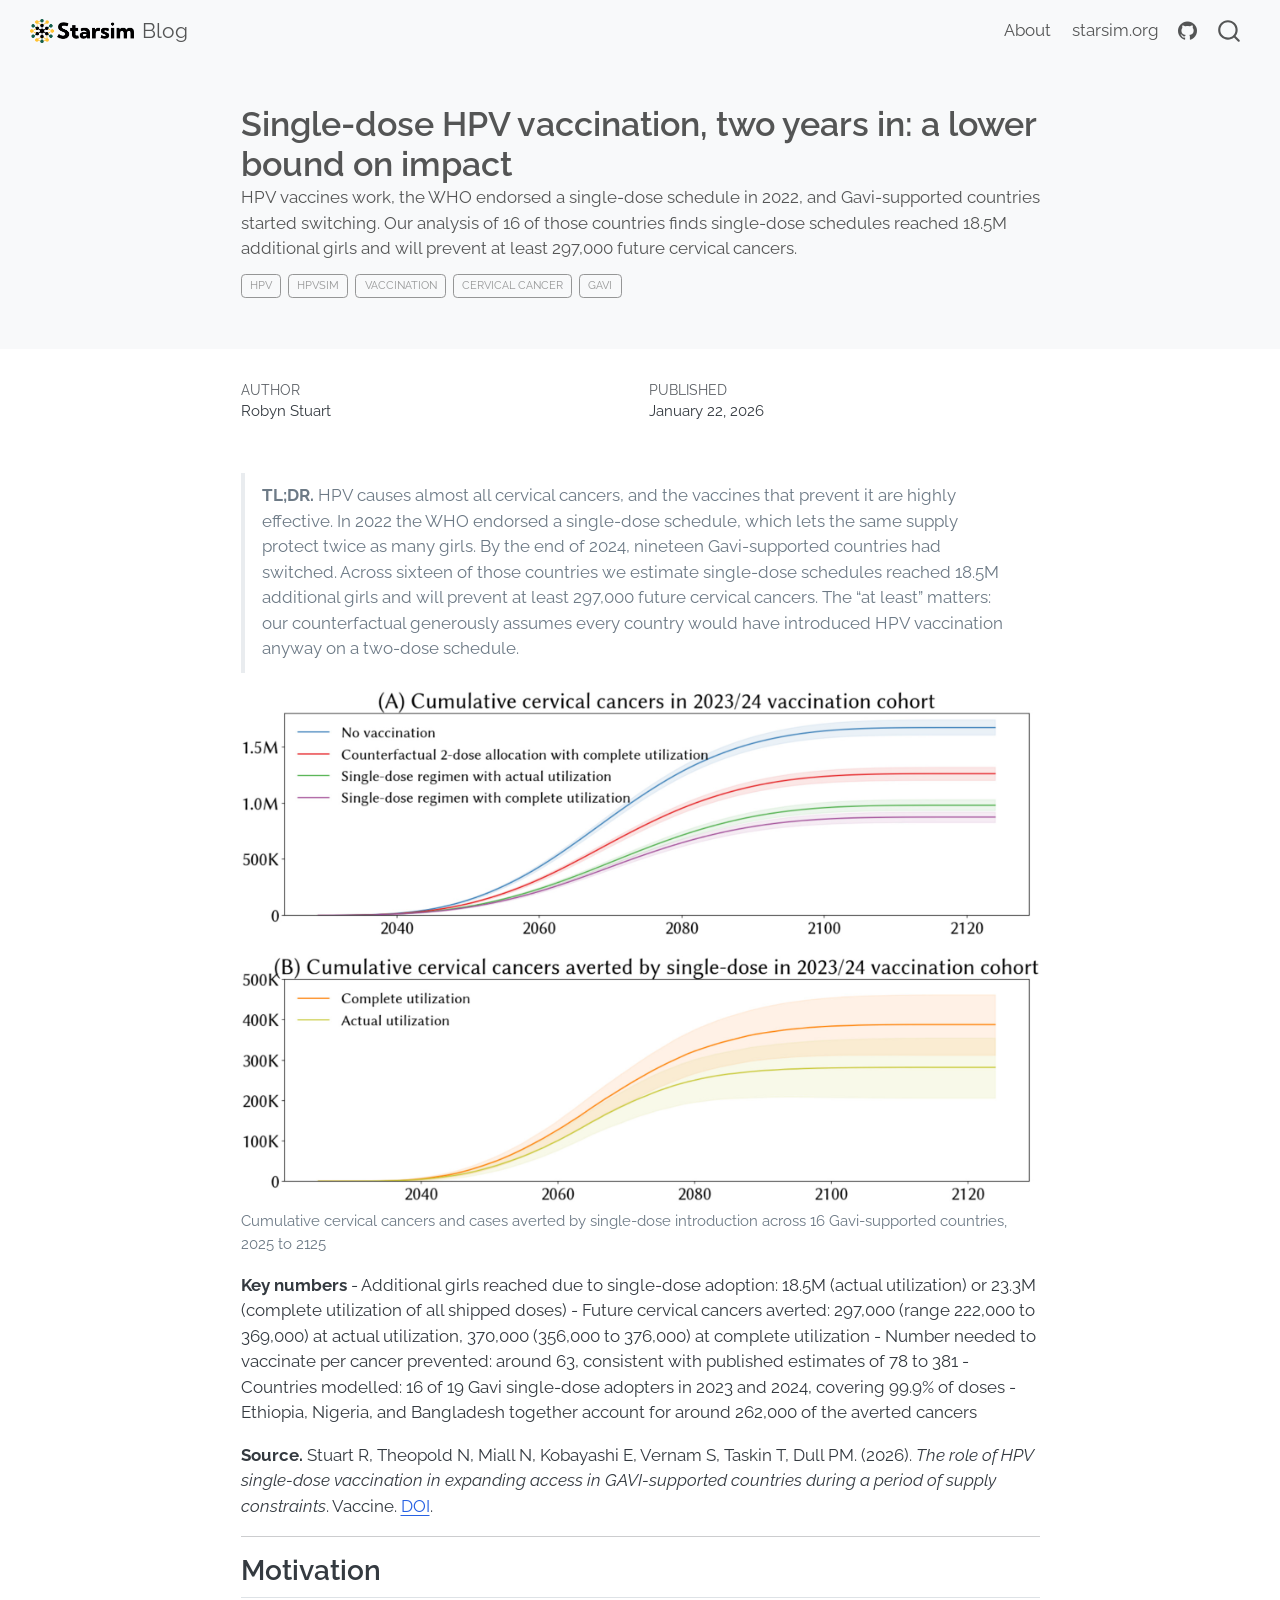
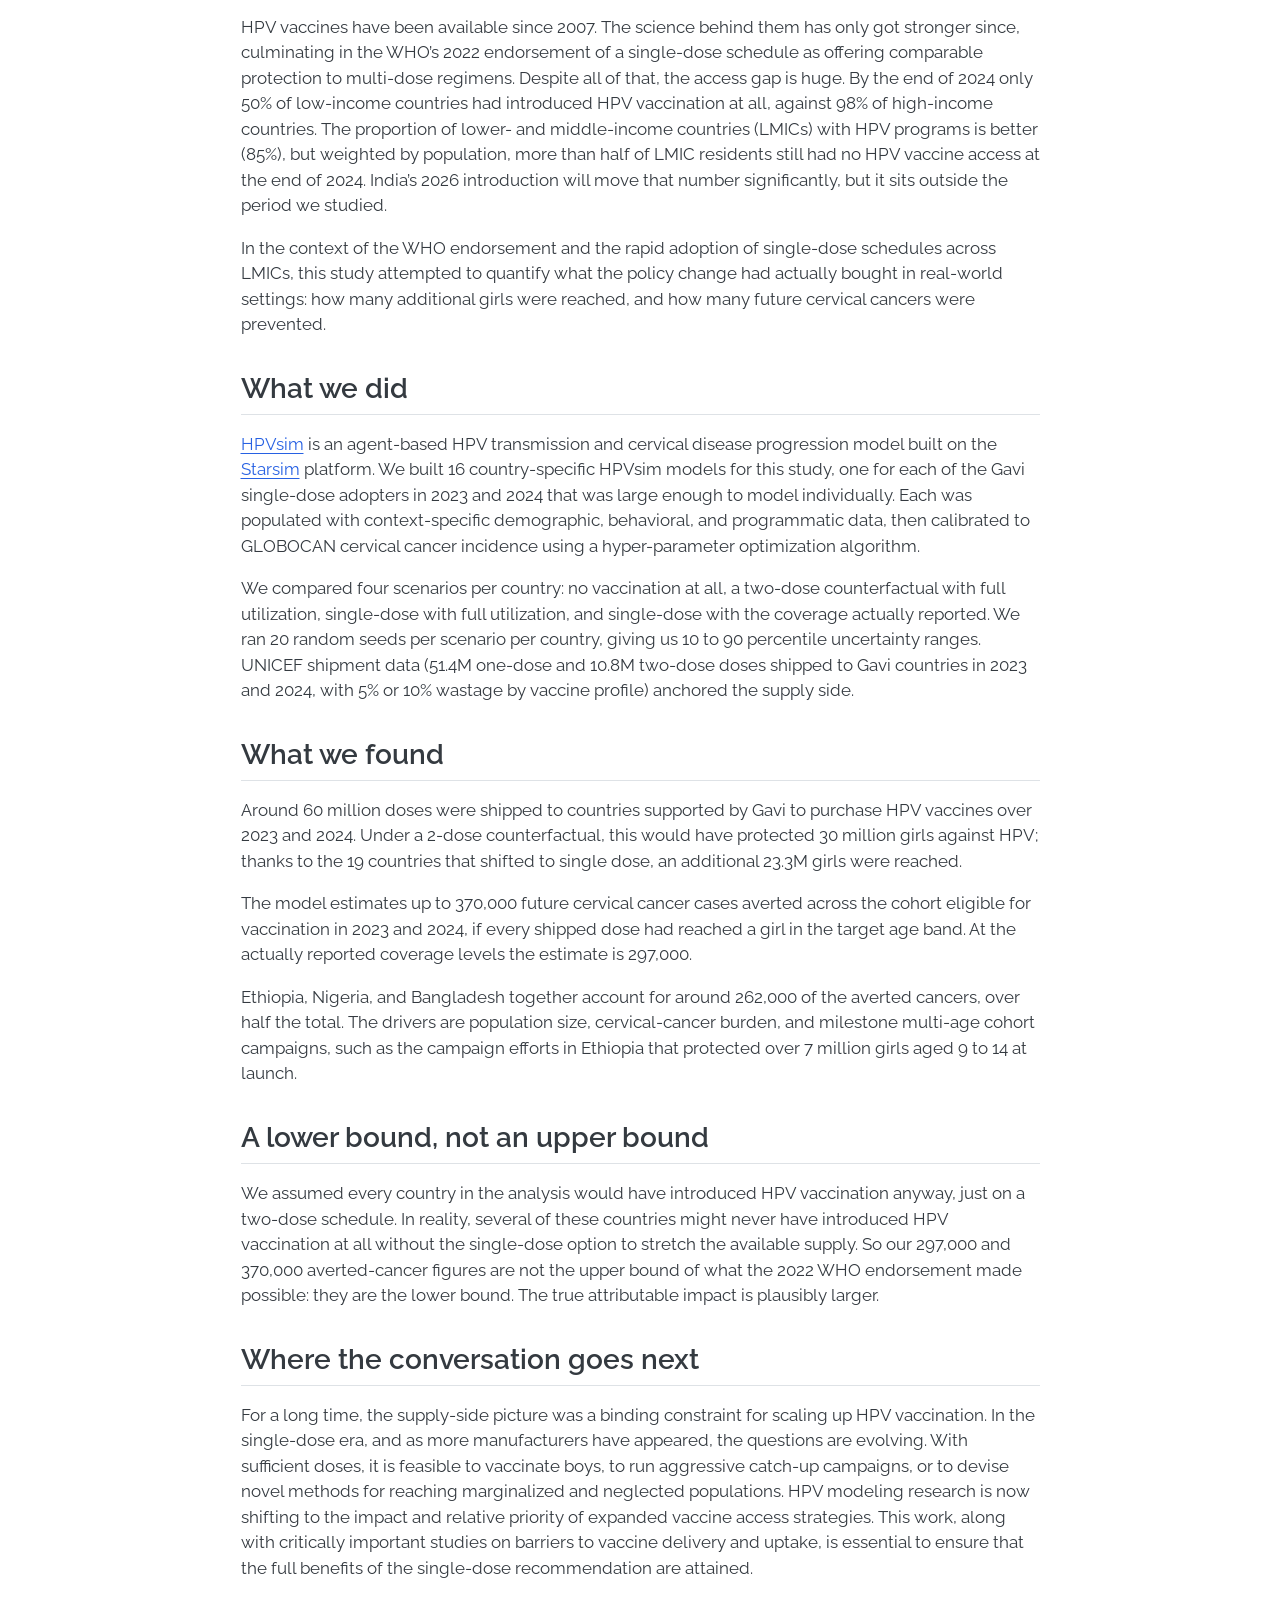
<file: posts/2026.01.22_hpv-single-dose-gavi/index.html>
<!DOCTYPE html>
<html xmlns="http://www.w3.org/1999/xhtml" lang="en" xml:lang="en"><head>

<meta charset="utf-8">
<meta name="generator" content="quarto-1.10.19">

<meta name="viewport" content="width=device-width, initial-scale=1.0, user-scalable=yes">

<meta name="author" content="Robyn Stuart">
<meta name="dcterms.date" content="2026-01-22">
<meta name="description" content="HPV vaccines work, the WHO endorsed a single-dose schedule in 2022, and Gavi-supported countries started switching. Our analysis of 16 of those countries finds single-dose schedules reached 18.5M additional girls and will prevent at least 297,000 future cervical cancers.">

<title>Single-dose HPV vaccination, two years in: a lower bound on impact – Starsim Blog</title>
<style>
/* Default styles provided by pandoc.
** See https://pandoc.org/MANUAL.html#variables-for-html for config info.
*/
span.smallcaps{font-variant: small-caps;}
div.columns{display: flex; gap: 1.5em;}
div.column{flex: auto;}
@media screen {
div.columns{gap: min(4vw, 1.5em);}
div.column{overflow-x: auto;}
}
div.hanging-indent{margin-left: 1.5em; text-indent: -1.5em;}
ul.task-list{list-style: none;}
ul.task-list li input[type="checkbox"] {
  width: 0.8em;
  margin: 0 0.8em 0.2em -1em; /* quarto-specific, see https://github.com/quarto-dev/quarto-cli/issues/4556 */ 
  vertical-align: middle;
}
</style>


<script src="../../site_libs/quarto-nav/quarto-nav.js"></script>
<script src="../../site_libs/quarto-nav/headroom.min.js"></script>
<script src="../../site_libs/clipboard/clipboard.min.js"></script>
<script src="../../site_libs/quarto-search/autocomplete.umd.js"></script>
<script src="../../site_libs/quarto-search/fuse.min.js"></script>
<script src="../../site_libs/quarto-search/quarto-search.js"></script>
<meta name="quarto:offset" content="../../">
<script src="../../site_libs/quarto-html/quarto.js" type="module"></script>
<script src="../../site_libs/quarto-html/tabsets/tabsets.js" type="module"></script>
<script src="../../site_libs/quarto-html/popper.min.js"></script>
<script src="../../site_libs/quarto-html/tippy.umd.min.js"></script>
<script src="../../site_libs/quarto-html/anchor.min.js"></script>
<link href="../../site_libs/quarto-html/tippy.css" rel="stylesheet">
<link href="../../site_libs/quarto-html/quarto-syntax-highlighting-bf27225e3a48a9273f3daa8f8e829971.css" rel="stylesheet" id="quarto-text-highlighting-styles">
<script src="../../site_libs/bootstrap/bootstrap.min.js"></script>
<link href="../../site_libs/bootstrap/bootstrap-icons.css" rel="stylesheet">
<link href="../../site_libs/bootstrap/bootstrap-a29cc491fa58003daa4e9e6622f9a16f.min.css" rel="stylesheet" append-hash="true" id="quarto-bootstrap" data-mode="light">
<script id="quarto-search-options" type="application/json">{
  "location": "navbar",
  "copy-button": false,
  "collapse-after": 3,
  "panel-placement": "end",
  "type": "overlay",
  "limit": 50,
  "keyboard-shortcut": [
    "f",
    "/",
    "s"
  ],
  "show-item-context": false,
  "language": {
    "search-no-results-text": "No results",
    "search-matching-documents-text": "matching documents",
    "search-copy-link-title": "Copy link to search",
    "search-hide-matches-text": "Hide additional matches",
    "search-more-match-text": "more match in this document",
    "search-more-matches-text": "more matches in this document",
    "search-clear-button-title": "Clear",
    "search-text-placeholder": "",
    "search-detached-cancel-button-title": "Cancel",
    "search-submit-button-title": "Submit",
    "search-label": "Search"
  }
}</script>


<link rel="stylesheet" href="../../styles.css">
</head>

<body class="nav-fixed fullcontent quarto-light">

<div id="quarto-search-results"></div>
  <header id="quarto-header" class="headroom fixed-top quarto-banner">
    <nav class="navbar navbar-expand-lg " data-bs-theme="dark">
      <div class="navbar-container container-fluid">
      <div class="navbar-brand-container mx-auto">
    <a href="../../index.html" class="navbar-brand navbar-brand-logo">
    <img src="../../images/starsim-logo.png" alt="Starsim logo" class="navbar-logo light-content">
    <img src="../../images/starsim-logo.png" alt="Starsim logo" class="navbar-logo dark-content">
    </a>
    <a class="navbar-brand" href="../../index.html">
    <span class="navbar-title">Blog</span>
    </a>
  </div>
            <div id="quarto-search" class="" title="Search"></div>
          <button class="navbar-toggler" type="button" data-bs-toggle="collapse" data-bs-target="#navbarCollapse" aria-controls="navbarCollapse" role="menu" aria-expanded="false" aria-label="Toggle navigation" onclick="if (window.quartoToggleHeadroom) { window.quartoToggleHeadroom(); }">
  <span class="navbar-toggler-icon"></span>
</button>
          <div class="collapse navbar-collapse" id="navbarCollapse">
            <ul class="navbar-nav navbar-nav-scroll ms-auto">
  <li class="nav-item">
    <a class="nav-link" href="../../about.html"> 
<span class="menu-text">About</span></a>
  </li>  
  <li class="nav-item">
    <a class="nav-link" href="https://starsim.org"> 
<span class="menu-text">starsim.org</span></a>
  </li>  
  <li class="nav-item compact">
    <a class="nav-link" href="https://github.com/starsimhub/blog"> <i class="bi bi-github" role="img">
</i> 
<span class="menu-text"></span></a>
  </li>  
</ul>
          </div> <!-- /navcollapse -->
            <div class="quarto-navbar-tools">
</div>
      </div> <!-- /container-fluid -->
    </nav>
</header>
<!-- content -->
<header id="title-block-header" class="quarto-title-block default page-columns page-full">
  <div class="quarto-title-banner page-columns page-full">
    <div class="quarto-title column-body">
      <h1 class="title">Single-dose HPV vaccination, two years in: a lower bound on impact</h1>
                  <div>
        <div class="description">
          HPV vaccines work, the WHO endorsed a single-dose schedule in 2022, and Gavi-supported countries started switching. Our analysis of 16 of those countries finds single-dose schedules reached 18.5M additional girls and will prevent at least 297,000 future cervical cancers.
        </div>
      </div>
                          <div class="quarto-categories">
                <div class="quarto-category">HPV</div>
                <div class="quarto-category">HPVsim</div>
                <div class="quarto-category">Vaccination</div>
                <div class="quarto-category">Cervical cancer</div>
                <div class="quarto-category">Gavi</div>
              </div>
                  </div>
  </div>
    
  
  <div class="quarto-title-meta">

      <div>
      <div class="quarto-title-meta-heading">Author</div>
      <div class="quarto-title-meta-contents">
               <p>Robyn Stuart </p>
            </div>
    </div>
      
      <div>
      <div class="quarto-title-meta-heading">Published</div>
      <div class="quarto-title-meta-contents">
        <p class="date">January 22, 2026</p>
      </div>
    </div>
    
      
    </div>
    
  
  </header><div id="quarto-content" class="quarto-container page-columns page-rows-contents page-layout-article page-navbar">
<!-- sidebar -->
<!-- margin-sidebar -->
    
<!-- main -->
<main class="content quarto-banner-title-block" id="quarto-document-content">





<blockquote class="blockquote">
<p><strong>TL;DR.</strong> HPV causes almost all cervical cancers, and the vaccines that prevent it are highly effective. In 2022 the WHO endorsed a single-dose schedule, which lets the same supply protect twice as many girls. By the end of 2024, nineteen Gavi-supported countries had switched. Across sixteen of those countries we estimate single-dose schedules reached 18.5M additional girls and will prevent at least 297,000 future cervical cancers. The “at least” matters: our counterfactual generously assumes every country would have introduced HPV vaccination anyway on a two-dose schedule.</p>
</blockquote>
<div class="quarto-figure quarto-figure-center">
<figure class="figure">
<p><img src="headline-figure.png" class="img-fluid figure-img"></p>
<figcaption>Cumulative cervical cancers and cases averted by single-dose introduction across 16 Gavi-supported countries, 2025 to 2125</figcaption>
</figure>
</div>
<p><strong>Key numbers</strong> - Additional girls reached due to single-dose adoption: 18.5M (actual utilization) or 23.3M (complete utilization of all shipped doses) - Future cervical cancers averted: 297,000 (range 222,000 to 369,000) at actual utilization, 370,000 (356,000 to 376,000) at complete utilization - Number needed to vaccinate per cancer prevented: around 63, consistent with published estimates of 78 to 381 - Countries modelled: 16 of 19 Gavi single-dose adopters in 2023 and 2024, covering 99.9% of doses - Ethiopia, Nigeria, and Bangladesh together account for around 262,000 of the averted cancers</p>
<p><strong>Source.</strong> Stuart R, Theopold N, Miall N, Kobayashi E, Vernam S, Taskin T, Dull PM. (2026). <em>The role of HPV single-dose vaccination in expanding access in GAVI-supported countries during a period of supply constraints</em>. Vaccine. <a href="https://doi.org/10.1016/j.vaccine.2025.128187">DOI</a>.</p>
<hr>
<section id="motivation" class="level2">
<h2 class="anchored" data-anchor-id="motivation">Motivation</h2>
<p>HPV vaccines have been available since 2007. The science behind them has only got stronger since, culminating in the WHO’s 2022 endorsement of a single-dose schedule as offering comparable protection to multi-dose regimens. Despite all of that, the access gap is huge. By the end of 2024 only 50% of low-income countries had introduced HPV vaccination at all, against 98% of high-income countries. The proportion of lower- and middle-income countries (LMICs) with HPV programs is better (85%), but weighted by population, more than half of LMIC residents still had no HPV vaccine access at the end of 2024. India’s 2026 introduction will move that number significantly, but it sits outside the period we studied.</p>
<p>In the context of the WHO endorsement and the rapid adoption of single-dose schedules across LMICs, this study attempted to quantify what the policy change had actually bought in real-world settings: how many additional girls were reached, and how many future cervical cancers were prevented.</p>
</section>
<section id="what-we-did" class="level2">
<h2 class="anchored" data-anchor-id="what-we-did">What we did</h2>
<p><a href="https://github.com/starsim/hpvsim">HPVsim</a> is an agent-based HPV transmission and cervical disease progression model built on the <a href="https://starsim.org">Starsim</a> platform. We built 16 country-specific HPVsim models for this study, one for each of the Gavi single-dose adopters in 2023 and 2024 that was large enough to model individually. Each was populated with context-specific demographic, behavioral, and programmatic data, then calibrated to GLOBOCAN cervical cancer incidence using a hyper-parameter optimization algorithm.</p>
<p>We compared four scenarios per country: no vaccination at all, a two-dose counterfactual with full utilization, single-dose with full utilization, and single-dose with the coverage actually reported. We ran 20 random seeds per scenario per country, giving us 10 to 90 percentile uncertainty ranges. UNICEF shipment data (51.4M one-dose and 10.8M two-dose doses shipped to Gavi countries in 2023 and 2024, with 5% or 10% wastage by vaccine profile) anchored the supply side.</p>
</section>
<section id="what-we-found" class="level2">
<h2 class="anchored" data-anchor-id="what-we-found">What we found</h2>
<p>Around 60 million doses were shipped to countries supported by Gavi to purchase HPV vaccines over 2023 and 2024. Under a 2-dose counterfactual, this would have protected 30 million girls against HPV; thanks to the 19 countries that shifted to single dose, an additional 23.3M girls were reached.</p>
<p>The model estimates up to 370,000 future cervical cancer cases averted across the cohort eligible for vaccination in 2023 and 2024, if every shipped dose had reached a girl in the target age band. At the actually reported coverage levels the estimate is 297,000.</p>
<p>Ethiopia, Nigeria, and Bangladesh together account for around 262,000 of the averted cancers, over half the total. The drivers are population size, cervical-cancer burden, and milestone multi-age cohort campaigns, such as the campaign efforts in Ethiopia that protected over 7 million girls aged 9 to 14 at launch.</p>
</section>
<section id="a-lower-bound-not-an-upper-bound" class="level2">
<h2 class="anchored" data-anchor-id="a-lower-bound-not-an-upper-bound">A lower bound, not an upper bound</h2>
<p>We assumed every country in the analysis would have introduced HPV vaccination anyway, just on a two-dose schedule. In reality, several of these countries might never have introduced HPV vaccination at all without the single-dose option to stretch the available supply. So our 297,000 and 370,000 averted-cancer figures are not the upper bound of what the 2022 WHO endorsement made possible: they are the lower bound. The true attributable impact is plausibly larger.</p>
</section>
<section id="where-the-conversation-goes-next" class="level2">
<h2 class="anchored" data-anchor-id="where-the-conversation-goes-next">Where the conversation goes next</h2>
<p>For a long time, the supply-side picture was a binding constraint for scaling up HPV vaccination. In the single-dose era, and as more manufacturers have appeared, the questions are evolving. With sufficient doses, it is feasible to vaccinate boys, to run aggressive catch-up campaigns, or to devise novel methods for reaching marginalized and neglected populations. HPV modeling research is now shifting to the impact and relative priority of expanded vaccine access strategies. This work, along with critically important studies on barriers to vaccine delivery and uptake, is essential to ensure that the full benefits of the single-dose recommendation are attained.</p>


</section>

</main> <!-- /main -->
<script id="quarto-html-after-body" type="application/javascript">
  window.document.addEventListener("DOMContentLoaded", function (event) {
    const icon = "";
    const anchorJS = new window.AnchorJS();
    anchorJS.options = {
      placement: 'right',
      icon: icon
    };
    anchorJS.add('.anchored');
    const isCodeAnnotation = (el) => {
      for (const clz of el.classList) {
        if (clz.startsWith('code-annotation-')) {                     
          return true;
        }
      }
      return false;
    }
    const onCopySuccess = function(e) {
      // button target
      const button = e.trigger;
      // don't keep focus
      button.blur();
      // flash "checked"
      button.classList.add('code-copy-button-checked');
      var currentTitle = button.getAttribute("title");
      button.setAttribute("title", "Copied!");
      let tooltip;
      if (window.bootstrap) {
        button.setAttribute("data-bs-toggle", "tooltip");
        button.setAttribute("data-bs-placement", "left");
        button.setAttribute("data-bs-title", "Copied!");
        tooltip = new bootstrap.Tooltip(button, 
          { trigger: "manual", 
            customClass: "code-copy-button-tooltip",
            offset: [0, -8]});
        tooltip.show();    
      }
      setTimeout(function() {
        if (tooltip) {
          tooltip.hide();
          button.removeAttribute("data-bs-title");
          button.removeAttribute("data-bs-toggle");
          button.removeAttribute("data-bs-placement");
        }
        button.setAttribute("title", currentTitle);
        button.classList.remove('code-copy-button-checked');
      }, 1000);
      // clear code selection
      e.clearSelection();
    }
    const getTextToCopy = function(trigger) {
      const outerScaffold = trigger.parentElement.cloneNode(true);
      const codeEl = outerScaffold.querySelector('code');
      for (const childEl of codeEl.children) {
        if (isCodeAnnotation(childEl)) {
          childEl.remove();
        }
      }
      return codeEl.innerText;
    }
    const clipboard = new window.ClipboardJS('.code-copy-button:not([data-in-quarto-modal])', {
      text: getTextToCopy
    });
    clipboard.on('success', onCopySuccess);
    if (window.document.getElementById('quarto-embedded-source-code-modal')) {
      const clipboardModal = new window.ClipboardJS('.code-copy-button[data-in-quarto-modal]', {
        text: getTextToCopy,
        container: window.document.getElementById('quarto-embedded-source-code-modal')
      });
      clipboardModal.on('success', onCopySuccess);
    }
      var localhostRegex = new RegExp(/^(?:http|https):\/\/localhost\:?[0-9]*\//);
      var mailtoRegex = new RegExp(/^mailto:/);
        var filterRegex = new RegExp("https:\/\/starsimhub\.github\.io\/blog");
      var isInternal = (href) => {
          return filterRegex.test(href) || localhostRegex.test(href) || mailtoRegex.test(href);
      }
      // Inspect non-navigation links and adorn them if external
     var links = window.document.querySelectorAll('a[href]:not(.nav-link):not(.navbar-brand):not(.toc-action):not(.sidebar-link):not(.sidebar-item-toggle):not(.pagination-link):not(.no-external):not([aria-hidden]):not(.dropdown-item):not(.quarto-navigation-tool):not(.about-link)');
      for (var i=0; i<links.length; i++) {
        const link = links[i];
        if (!isInternal(link.href)) {
          // undo the damage that might have been done by quarto-nav.js in the case of
          // links that we want to consider external
          if (link.dataset.originalHref !== undefined) {
            link.href = link.dataset.originalHref;
          }
        }
      }
    function tippyHover(el, contentFn, onTriggerFn, onUntriggerFn) {
      const config = {
        allowHTML: true,
        maxWidth: 500,
        delay: 100,
        arrow: false,
        appendTo: function(el) {
            return el.parentElement;
        },
        interactive: true,
        interactiveBorder: 10,
        theme: 'quarto',
        placement: 'bottom-start',
      };
      if (contentFn) {
        config.content = contentFn;
      }
      if (onTriggerFn) {
        config.onTrigger = onTriggerFn;
      }
      if (onUntriggerFn) {
        config.onUntrigger = onUntriggerFn;
      }
      window.tippy(el, config); 
    }
    const noterefs = window.document.querySelectorAll('a[role="doc-noteref"]');
    for (var i=0; i<noterefs.length; i++) {
      const ref = noterefs[i];
      tippyHover(ref, function() {
        // use id or data attribute instead here
        let href = ref.getAttribute('data-footnote-href') || ref.getAttribute('href');
        try { href = new URL(href).hash; } catch {}
        const id = href.replace(/^#\/?/, "");
        const note = window.document.getElementById(id);
        if (note) {
          return note.innerHTML;
        } else {
          return "";
        }
      });
    }
    const xrefs = window.document.querySelectorAll('a.quarto-xref');
    const processXRef = (id, note) => {
      // Strip column container classes
      const stripColumnClz = (el) => {
        el.classList.remove("page-full", "page-columns");
        if (el.children) {
          for (const child of el.children) {
            stripColumnClz(child);
          }
        }
      }
      stripColumnClz(note)
      if (id === null || id.startsWith('sec-')) {
        // Special case sections, only their first couple elements
        const container = document.createElement("div");
        if (note.children && note.children.length > 2) {
          container.appendChild(note.children[0].cloneNode(true));
          for (let i = 1; i < note.children.length; i++) {
            const child = note.children[i];
            if (child.tagName === "P" && child.innerText === "") {
              continue;
            } else {
              container.appendChild(child.cloneNode(true));
              break;
            }
          }
          if (window.Quarto?.typesetMath) {
            window.Quarto.typesetMath(container);
          }
          return container.innerHTML
        } else {
          if (window.Quarto?.typesetMath) {
            window.Quarto.typesetMath(note);
          }
          return note.innerHTML;
        }
      } else {
        // Remove any anchor links if they are present
        const anchorLink = note.querySelector('a.anchorjs-link');
        if (anchorLink) {
          anchorLink.remove();
        }
        if (window.Quarto?.typesetMath) {
          window.Quarto.typesetMath(note);
        }
        if (note.classList.contains("callout")) {
          return note.outerHTML;
        } else {
          return note.innerHTML;
        }
      }
    }
    for (var i=0; i<xrefs.length; i++) {
      const xref = xrefs[i];
      tippyHover(xref, undefined, function(instance) {
        instance.disable();
        let url = xref.getAttribute('href');
        let hash = undefined; 
        if (url.startsWith('#')) {
          hash = url;
        } else {
          try { hash = new URL(url).hash; } catch {}
        }
        if (hash) {
          const id = hash.replace(/^#\/?/, "");
          const note = window.document.getElementById(id);
          if (note !== null) {
            try {
              const html = processXRef(id, note.cloneNode(true));
              instance.setContent(html);
            } finally {
              instance.enable();
              instance.show();
            }
          } else {
            // See if we can fetch this
            fetch(url.split('#')[0])
            .then(res => res.text())
            .then(html => {
              const parser = new DOMParser();
              const htmlDoc = parser.parseFromString(html, "text/html");
              const note = htmlDoc.getElementById(id);
              if (note !== null) {
                const html = processXRef(id, note);
                instance.setContent(html);
              } 
            }).finally(() => {
              instance.enable();
              instance.show();
            });
          }
        } else {
          // See if we can fetch a full url (with no hash to target)
          // This is a special case and we should probably do some content thinning / targeting
          fetch(url)
          .then(res => res.text())
          .then(html => {
            const parser = new DOMParser();
            const htmlDoc = parser.parseFromString(html, "text/html");
            const note = htmlDoc.querySelector('main.content');
            if (note !== null) {
              // This should only happen for chapter cross references
              // (since there is no id in the URL)
              // remove the first header
              if (note.children.length > 0 && note.children[0].tagName === "HEADER") {
                note.children[0].remove();
              }
              const html = processXRef(null, note);
              instance.setContent(html);
            } 
          }).finally(() => {
            instance.enable();
            instance.show();
          });
        }
      }, function(instance) {
      });
    }
        let selectedAnnoteEl;
        const selectorForAnnotation = ( cell, annotation) => {
          let cellAttr = 'data-code-cell="' + cell + '"';
          let lineAttr = 'data-code-annotation="' +  annotation + '"';
          const selector = 'span[' + cellAttr + '][' + lineAttr + ']';
          return selector;
        }
        const selectCodeLines = (annoteEl) => {
          const doc = window.document;
          const targetCell = annoteEl.getAttribute("data-target-cell");
          const targetAnnotation = annoteEl.getAttribute("data-target-annotation");
          const annoteSpan = window.document.querySelector(selectorForAnnotation(targetCell, targetAnnotation));
          const lines = annoteSpan.getAttribute("data-code-lines").split(",");
          const lineIds = lines.map((line) => {
            return targetCell + "-" + line;
          })
          let top = null;
          let height = null;
          let parent = null;
          if (lineIds.length > 0) {
              //compute the position of the single el (top and bottom and make a div)
              const el = window.document.getElementById(lineIds[0]);
              top = el.offsetTop;
              height = el.offsetHeight;
              parent = el.parentElement.parentElement;
            if (lineIds.length > 1) {
              const lastEl = window.document.getElementById(lineIds[lineIds.length - 1]);
              const bottom = lastEl.offsetTop + lastEl.offsetHeight;
              height = bottom - top;
            }
            if (top !== null && height !== null && parent !== null) {
              // cook up a div (if necessary) and position it 
              let div = window.document.getElementById("code-annotation-line-highlight");
              if (div === null) {
                div = window.document.createElement("div");
                div.setAttribute("id", "code-annotation-line-highlight");
                div.style.position = 'absolute';
                parent.appendChild(div);
              }
              div.style.top = top - 2 + "px";
              div.style.height = height + 4 + "px";
              div.style.left = 0;
              let gutterDiv = window.document.getElementById("code-annotation-line-highlight-gutter");
              if (gutterDiv === null) {
                gutterDiv = window.document.createElement("div");
                gutterDiv.setAttribute("id", "code-annotation-line-highlight-gutter");
                gutterDiv.style.position = 'absolute';
                const codeCell = window.document.getElementById(targetCell);
                const gutter = codeCell.querySelector('.code-annotation-gutter');
                gutter.appendChild(gutterDiv);
              }
              gutterDiv.style.top = top - 2 + "px";
              gutterDiv.style.height = height + 4 + "px";
            }
            selectedAnnoteEl = annoteEl;
          }
        };
        const unselectCodeLines = () => {
          const elementsIds = ["code-annotation-line-highlight", "code-annotation-line-highlight-gutter"];
          elementsIds.forEach((elId) => {
            const div = window.document.getElementById(elId);
            if (div) {
              div.remove();
            }
          });
          selectedAnnoteEl = undefined;
        };
          // Handle positioning of the toggle
      window.addEventListener(
        "resize",
        throttle(() => {
          elRect = undefined;
          if (selectedAnnoteEl) {
            selectCodeLines(selectedAnnoteEl);
          }
        }, 10)
      );
      function throttle(fn, ms) {
      let throttle = false;
      let timer;
        return (...args) => {
          if(!throttle) { // first call gets through
              fn.apply(this, args);
              throttle = true;
          } else { // all the others get throttled
              if(timer) clearTimeout(timer); // cancel #2
              timer = setTimeout(() => {
                fn.apply(this, args);
                timer = throttle = false;
              }, ms);
          }
        };
      }
        // Attach click handler to the DT
        const annoteDls = window.document.querySelectorAll('dt[data-target-cell]');
        for (const annoteDlNode of annoteDls) {
          annoteDlNode.addEventListener('click', (event) => {
            const clickedEl = event.target;
            if (clickedEl !== selectedAnnoteEl) {
              unselectCodeLines();
              const activeEl = window.document.querySelector('dt[data-target-cell].code-annotation-active');
              if (activeEl) {
                activeEl.classList.remove('code-annotation-active');
              }
              selectCodeLines(clickedEl);
              clickedEl.classList.add('code-annotation-active');
            } else {
              // Unselect the line
              unselectCodeLines();
              clickedEl.classList.remove('code-annotation-active');
            }
          });
        }
    const findCites = (el) => {
      const parentEl = el.parentElement;
      if (parentEl) {
        const cites = parentEl.dataset.cites;
        if (cites) {
          return {
            el,
            cites: cites.split(' ')
          };
        } else {
          return findCites(el.parentElement)
        }
      } else {
        return undefined;
      }
    };
    var bibliorefs = window.document.querySelectorAll('a[role="doc-biblioref"]');
    for (var i=0; i<bibliorefs.length; i++) {
      const ref = bibliorefs[i];
      const citeInfo = findCites(ref);
      if (citeInfo) {
        tippyHover(citeInfo.el, function() {
          var popup = window.document.createElement('div');
          citeInfo.cites.forEach(function(cite) {
            var citeDiv = window.document.createElement('div');
            citeDiv.classList.add('hanging-indent');
            citeDiv.classList.add('csl-entry');
            var biblioDiv = window.document.getElementById('ref-' + cite);
            if (biblioDiv) {
              citeDiv.innerHTML = biblioDiv.innerHTML;
            }
            popup.appendChild(citeDiv);
          });
          return popup.innerHTML;
        });
      }
    }
  });
  </script>
</div> <!-- /content -->




</body></html>
</file>
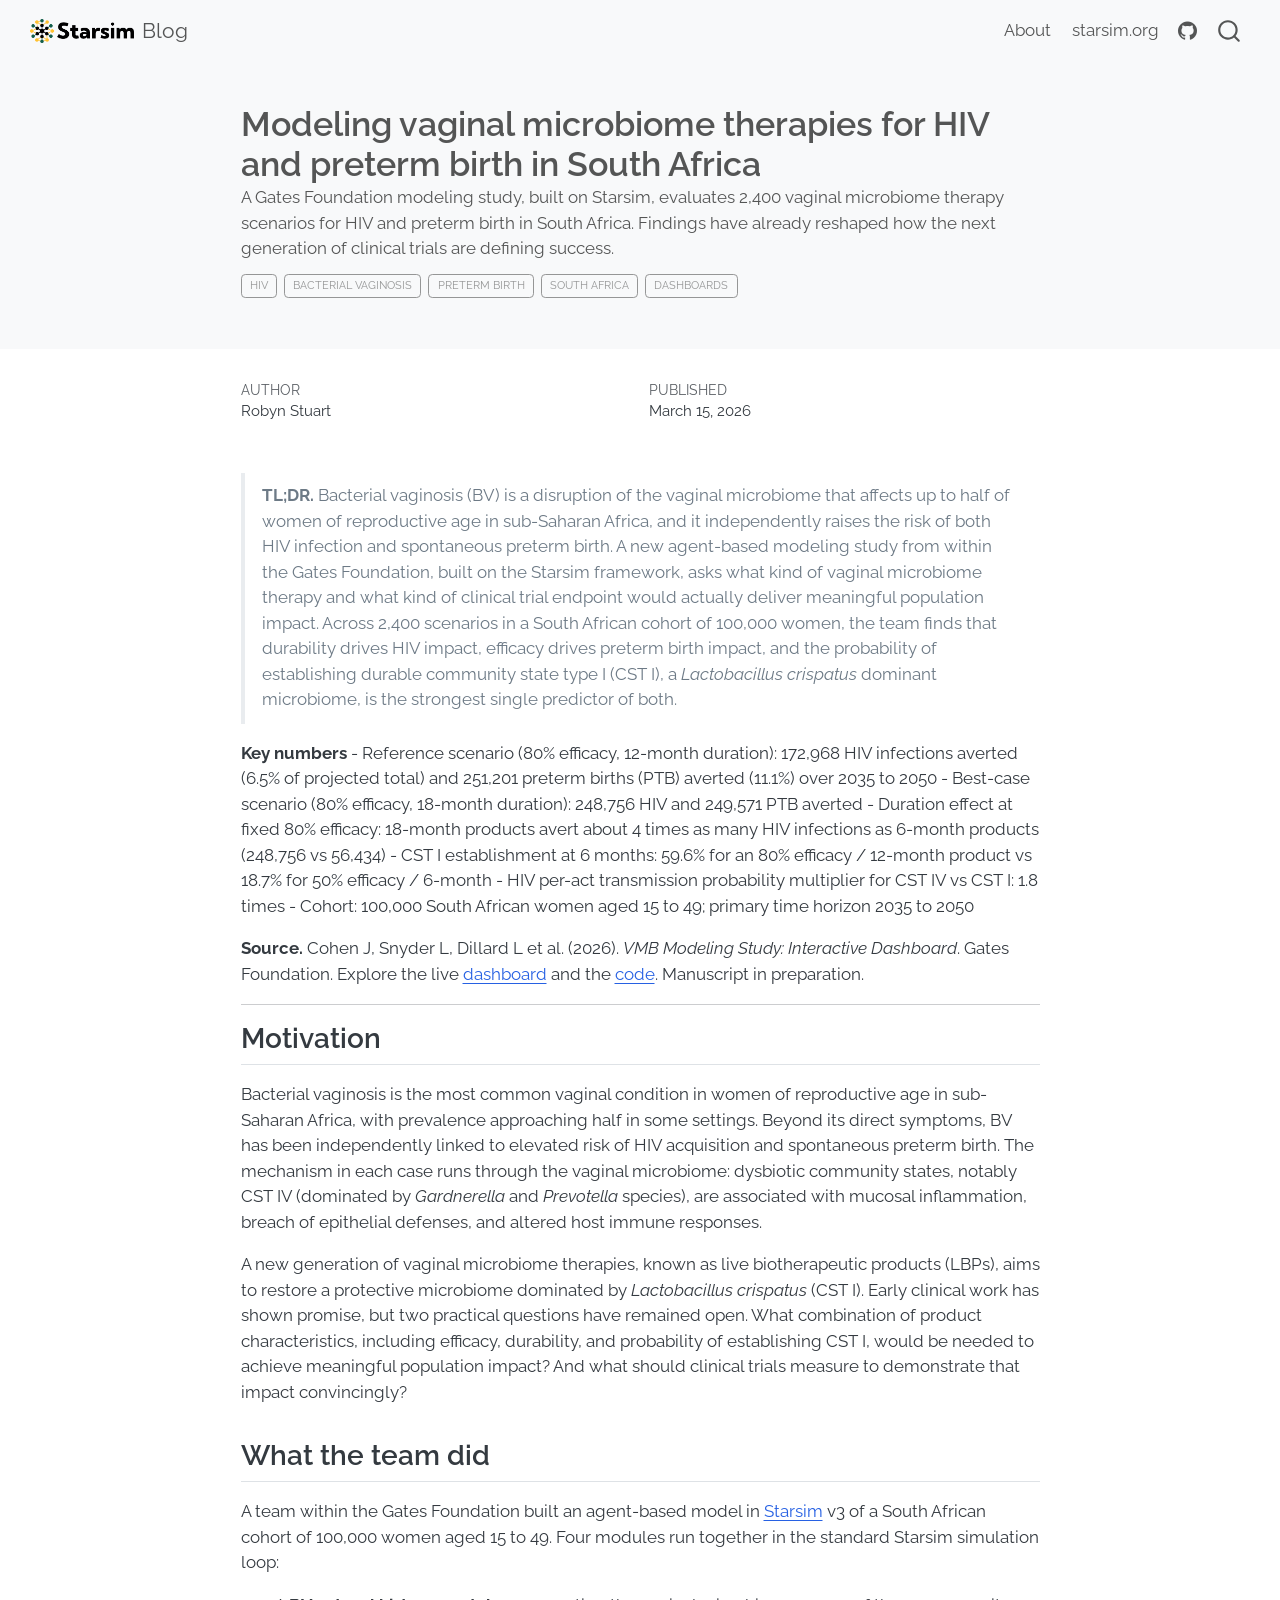
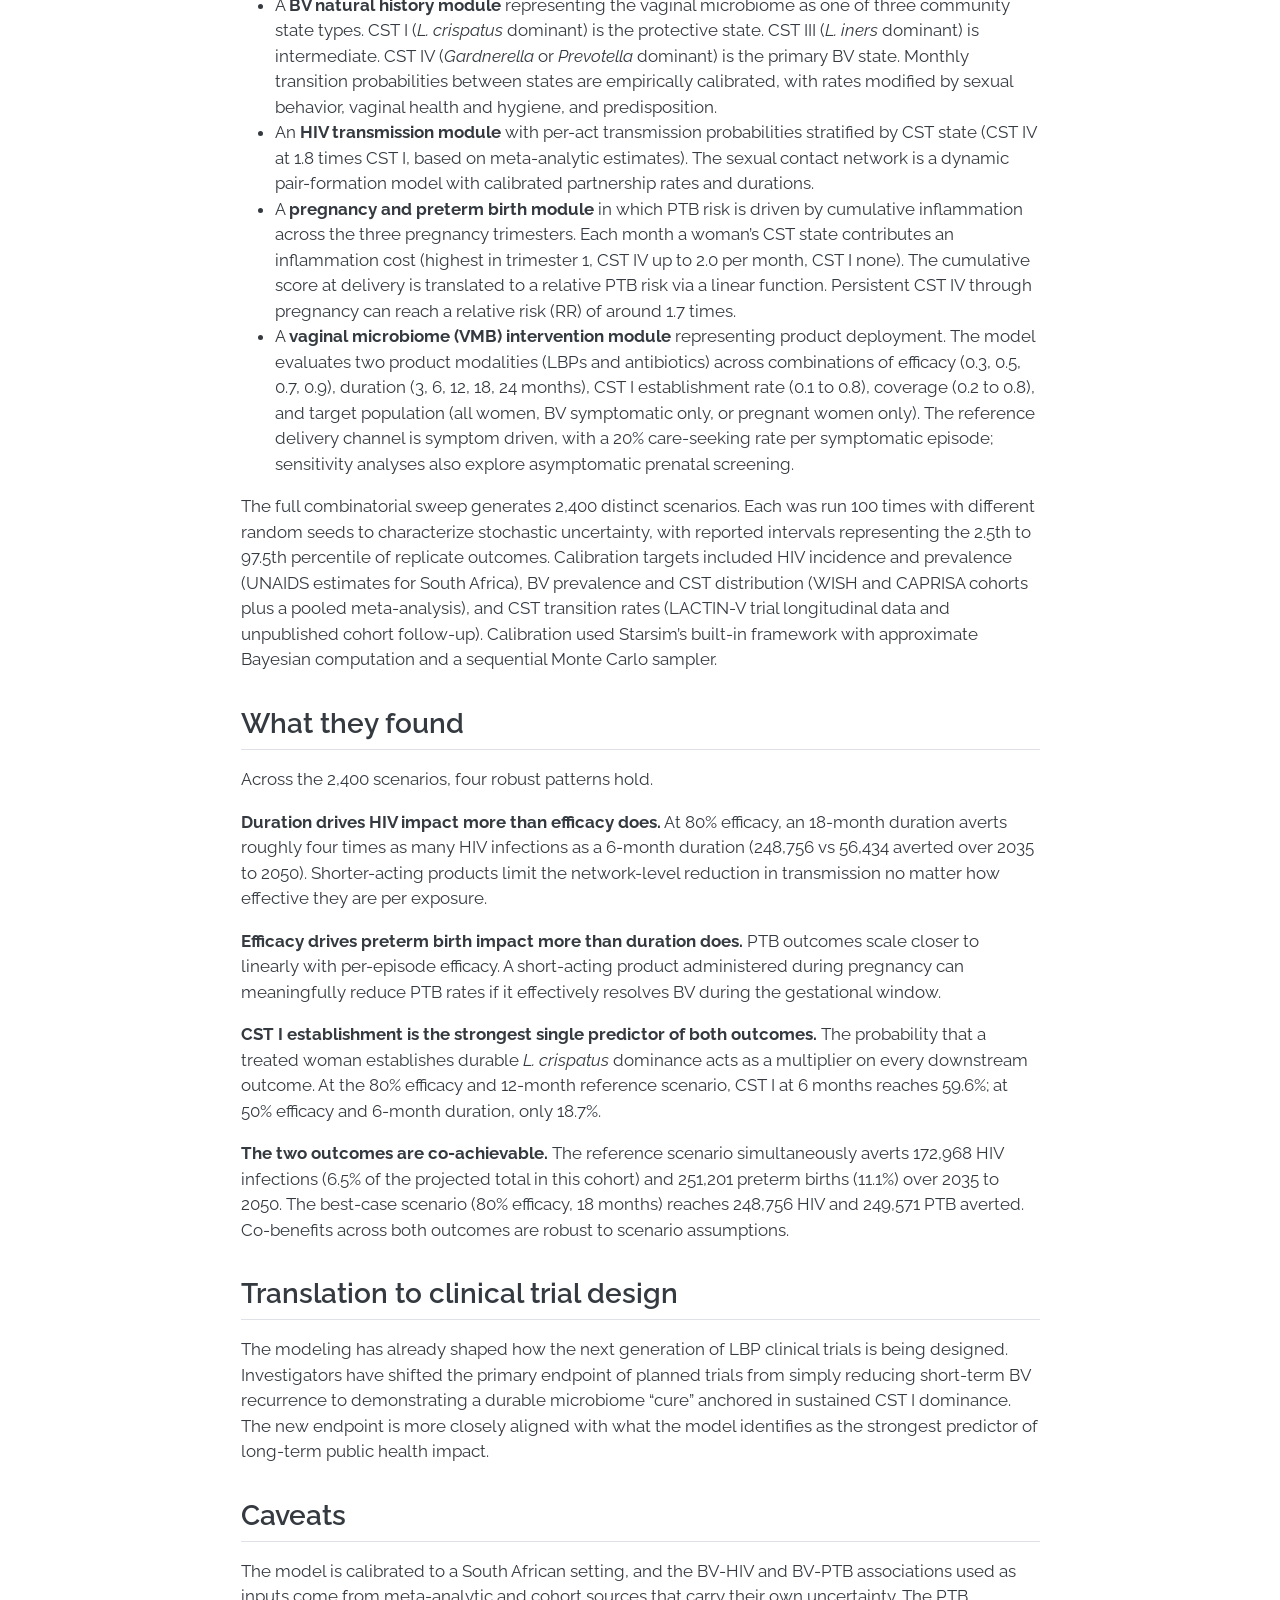
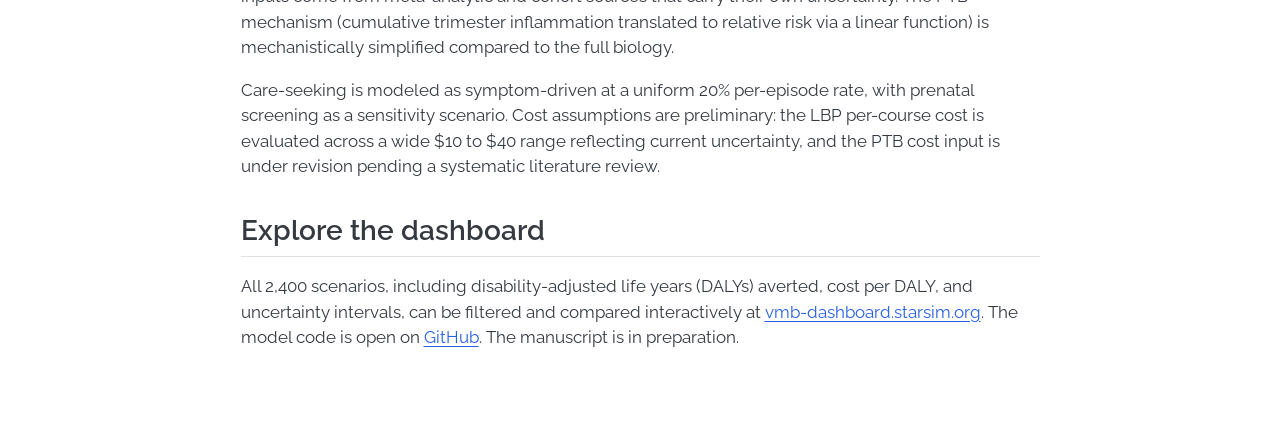
<file: posts/2026.03.15_vmb-hiv-ptb-south-africa/index.html>
<!DOCTYPE html>
<html xmlns="http://www.w3.org/1999/xhtml" lang="en" xml:lang="en"><head>

<meta charset="utf-8">
<meta name="generator" content="quarto-1.10.19">

<meta name="viewport" content="width=device-width, initial-scale=1.0, user-scalable=yes">

<meta name="author" content="Robyn Stuart">
<meta name="dcterms.date" content="2026-03-15">
<meta name="description" content="A Gates Foundation modeling study, built on Starsim, evaluates 2,400 vaginal microbiome therapy scenarios for HIV and preterm birth in South Africa. Findings have already reshaped how the next generation of clinical trials are defining success.">

<title>Modeling vaginal microbiome therapies for HIV and preterm birth in South Africa – Starsim Blog</title>
<style>
/* Default styles provided by pandoc.
** See https://pandoc.org/MANUAL.html#variables-for-html for config info.
*/
span.smallcaps{font-variant: small-caps;}
div.columns{display: flex; gap: 1.5em;}
div.column{flex: auto;}
@media screen {
div.columns{gap: min(4vw, 1.5em);}
div.column{overflow-x: auto;}
}
div.hanging-indent{margin-left: 1.5em; text-indent: -1.5em;}
ul.task-list{list-style: none;}
ul.task-list li input[type="checkbox"] {
  width: 0.8em;
  margin: 0 0.8em 0.2em -1em; /* quarto-specific, see https://github.com/quarto-dev/quarto-cli/issues/4556 */ 
  vertical-align: middle;
}
</style>


<script src="../../site_libs/quarto-nav/quarto-nav.js"></script>
<script src="../../site_libs/quarto-nav/headroom.min.js"></script>
<script src="../../site_libs/clipboard/clipboard.min.js"></script>
<script src="../../site_libs/quarto-search/autocomplete.umd.js"></script>
<script src="../../site_libs/quarto-search/fuse.min.js"></script>
<script src="../../site_libs/quarto-search/quarto-search.js"></script>
<meta name="quarto:offset" content="../../">
<script src="../../site_libs/quarto-html/quarto.js" type="module"></script>
<script src="../../site_libs/quarto-html/tabsets/tabsets.js" type="module"></script>
<script src="../../site_libs/quarto-html/popper.min.js"></script>
<script src="../../site_libs/quarto-html/tippy.umd.min.js"></script>
<script src="../../site_libs/quarto-html/anchor.min.js"></script>
<link href="../../site_libs/quarto-html/tippy.css" rel="stylesheet">
<link href="../../site_libs/quarto-html/quarto-syntax-highlighting-bf27225e3a48a9273f3daa8f8e829971.css" rel="stylesheet" id="quarto-text-highlighting-styles">
<script src="../../site_libs/bootstrap/bootstrap.min.js"></script>
<link href="../../site_libs/bootstrap/bootstrap-icons.css" rel="stylesheet">
<link href="../../site_libs/bootstrap/bootstrap-a29cc491fa58003daa4e9e6622f9a16f.min.css" rel="stylesheet" append-hash="true" id="quarto-bootstrap" data-mode="light">
<script id="quarto-search-options" type="application/json">{
  "location": "navbar",
  "copy-button": false,
  "collapse-after": 3,
  "panel-placement": "end",
  "type": "overlay",
  "limit": 50,
  "keyboard-shortcut": [
    "f",
    "/",
    "s"
  ],
  "show-item-context": false,
  "language": {
    "search-no-results-text": "No results",
    "search-matching-documents-text": "matching documents",
    "search-copy-link-title": "Copy link to search",
    "search-hide-matches-text": "Hide additional matches",
    "search-more-match-text": "more match in this document",
    "search-more-matches-text": "more matches in this document",
    "search-clear-button-title": "Clear",
    "search-text-placeholder": "",
    "search-detached-cancel-button-title": "Cancel",
    "search-submit-button-title": "Submit",
    "search-label": "Search"
  }
}</script>


<link rel="stylesheet" href="../../styles.css">
</head>

<body class="nav-fixed fullcontent quarto-light">

<div id="quarto-search-results"></div>
  <header id="quarto-header" class="headroom fixed-top quarto-banner">
    <nav class="navbar navbar-expand-lg " data-bs-theme="dark">
      <div class="navbar-container container-fluid">
      <div class="navbar-brand-container mx-auto">
    <a href="../../index.html" class="navbar-brand navbar-brand-logo">
    <img src="../../images/starsim-logo.png" alt="Starsim logo" class="navbar-logo light-content">
    <img src="../../images/starsim-logo.png" alt="Starsim logo" class="navbar-logo dark-content">
    </a>
    <a class="navbar-brand" href="../../index.html">
    <span class="navbar-title">Blog</span>
    </a>
  </div>
            <div id="quarto-search" class="" title="Search"></div>
          <button class="navbar-toggler" type="button" data-bs-toggle="collapse" data-bs-target="#navbarCollapse" aria-controls="navbarCollapse" role="menu" aria-expanded="false" aria-label="Toggle navigation" onclick="if (window.quartoToggleHeadroom) { window.quartoToggleHeadroom(); }">
  <span class="navbar-toggler-icon"></span>
</button>
          <div class="collapse navbar-collapse" id="navbarCollapse">
            <ul class="navbar-nav navbar-nav-scroll ms-auto">
  <li class="nav-item">
    <a class="nav-link" href="../../about.html"> 
<span class="menu-text">About</span></a>
  </li>  
  <li class="nav-item">
    <a class="nav-link" href="https://starsim.org"> 
<span class="menu-text">starsim.org</span></a>
  </li>  
  <li class="nav-item compact">
    <a class="nav-link" href="https://github.com/starsimhub/blog"> <i class="bi bi-github" role="img">
</i> 
<span class="menu-text"></span></a>
  </li>  
</ul>
          </div> <!-- /navcollapse -->
            <div class="quarto-navbar-tools">
</div>
      </div> <!-- /container-fluid -->
    </nav>
</header>
<!-- content -->
<header id="title-block-header" class="quarto-title-block default page-columns page-full">
  <div class="quarto-title-banner page-columns page-full">
    <div class="quarto-title column-body">
      <h1 class="title">Modeling vaginal microbiome therapies for HIV and preterm birth in South Africa</h1>
                  <div>
        <div class="description">
          A Gates Foundation modeling study, built on Starsim, evaluates 2,400 vaginal microbiome therapy scenarios for HIV and preterm birth in South Africa. Findings have already reshaped how the next generation of clinical trials are defining success.
        </div>
      </div>
                          <div class="quarto-categories">
                <div class="quarto-category">HIV</div>
                <div class="quarto-category">Bacterial vaginosis</div>
                <div class="quarto-category">Preterm birth</div>
                <div class="quarto-category">South Africa</div>
                <div class="quarto-category">Dashboards</div>
              </div>
                  </div>
  </div>
    
  
  <div class="quarto-title-meta">

      <div>
      <div class="quarto-title-meta-heading">Author</div>
      <div class="quarto-title-meta-contents">
               <p>Robyn Stuart </p>
            </div>
    </div>
      
      <div>
      <div class="quarto-title-meta-heading">Published</div>
      <div class="quarto-title-meta-contents">
        <p class="date">March 15, 2026</p>
      </div>
    </div>
    
      
    </div>
    
  
  </header><div id="quarto-content" class="quarto-container page-columns page-rows-contents page-layout-article page-navbar">
<!-- sidebar -->
<!-- margin-sidebar -->
    
<!-- main -->
<main class="content quarto-banner-title-block" id="quarto-document-content">





<blockquote class="blockquote">
<p><strong>TL;DR.</strong> Bacterial vaginosis (BV) is a disruption of the vaginal microbiome that affects up to half of women of reproductive age in sub-Saharan Africa, and it independently raises the risk of both HIV infection and spontaneous preterm birth. A new agent-based modeling study from within the Gates Foundation, built on the Starsim framework, asks what kind of vaginal microbiome therapy and what kind of clinical trial endpoint would actually deliver meaningful population impact. Across 2,400 scenarios in a South African cohort of 100,000 women, the team finds that durability drives HIV impact, efficacy drives preterm birth impact, and the probability of establishing durable community state type I (CST I), a <em>Lactobacillus crispatus</em> dominant microbiome, is the strongest single predictor of both.</p>
</blockquote>
<p><strong>Key numbers</strong> - Reference scenario (80% efficacy, 12-month duration): 172,968 HIV infections averted (6.5% of projected total) and 251,201 preterm births (PTB) averted (11.1%) over 2035 to 2050 - Best-case scenario (80% efficacy, 18-month duration): 248,756 HIV and 249,571 PTB averted - Duration effect at fixed 80% efficacy: 18-month products avert about 4 times as many HIV infections as 6-month products (248,756 vs 56,434) - CST I establishment at 6 months: 59.6% for an 80% efficacy / 12-month product vs 18.7% for 50% efficacy / 6-month - HIV per-act transmission probability multiplier for CST IV vs CST I: 1.8 times - Cohort: 100,000 South African women aged 15 to 49; primary time horizon 2035 to 2050</p>
<p><strong>Source.</strong> Cohen J, Snyder L, Dillard L et al.&nbsp;(2026). <em>VMB Modeling Study: Interactive Dashboard</em>. Gates Foundation. Explore the live <a href="https://vmb-dashboard.starsim.org/">dashboard</a> and the <a href="https://github.com/starsimhub/vmb_gr_2026q1">code</a>. Manuscript in preparation.</p>
<hr>
<section id="motivation" class="level2">
<h2 class="anchored" data-anchor-id="motivation">Motivation</h2>
<p>Bacterial vaginosis is the most common vaginal condition in women of reproductive age in sub-Saharan Africa, with prevalence approaching half in some settings. Beyond its direct symptoms, BV has been independently linked to elevated risk of HIV acquisition and spontaneous preterm birth. The mechanism in each case runs through the vaginal microbiome: dysbiotic community states, notably CST IV (dominated by <em>Gardnerella</em> and <em>Prevotella</em> species), are associated with mucosal inflammation, breach of epithelial defenses, and altered host immune responses.</p>
<p>A new generation of vaginal microbiome therapies, known as live biotherapeutic products (LBPs), aims to restore a protective microbiome dominated by <em>Lactobacillus crispatus</em> (CST I). Early clinical work has shown promise, but two practical questions have remained open. What combination of product characteristics, including efficacy, durability, and probability of establishing CST I, would be needed to achieve meaningful population impact? And what should clinical trials measure to demonstrate that impact convincingly?</p>
</section>
<section id="what-the-team-did" class="level2">
<h2 class="anchored" data-anchor-id="what-the-team-did">What the team did</h2>
<p>A team within the Gates Foundation built an agent-based model in <a href="https://starsim.org">Starsim</a> v3 of a South African cohort of 100,000 women aged 15 to 49. Four modules run together in the standard Starsim simulation loop:</p>
<ul>
<li>A <strong>BV natural history module</strong> representing the vaginal microbiome as one of three community state types. CST I (<em>L. crispatus</em> dominant) is the protective state. CST III (<em>L. iners</em> dominant) is intermediate. CST IV (<em>Gardnerella</em> or <em>Prevotella</em> dominant) is the primary BV state. Monthly transition probabilities between states are empirically calibrated, with rates modified by sexual behavior, vaginal health and hygiene, and predisposition.</li>
<li>An <strong>HIV transmission module</strong> with per-act transmission probabilities stratified by CST state (CST IV at 1.8 times CST I, based on meta-analytic estimates). The sexual contact network is a dynamic pair-formation model with calibrated partnership rates and durations.</li>
<li>A <strong>pregnancy and preterm birth module</strong> in which PTB risk is driven by cumulative inflammation across the three pregnancy trimesters. Each month a woman’s CST state contributes an inflammation cost (highest in trimester 1, CST IV up to 2.0 per month, CST I none). The cumulative score at delivery is translated to a relative PTB risk via a linear function. Persistent CST IV through pregnancy can reach a relative risk (RR) of around 1.7 times.</li>
<li>A <strong>vaginal microbiome (VMB) intervention module</strong> representing product deployment. The model evaluates two product modalities (LBPs and antibiotics) across combinations of efficacy (0.3, 0.5, 0.7, 0.9), duration (3, 6, 12, 18, 24 months), CST I establishment rate (0.1 to 0.8), coverage (0.2 to 0.8), and target population (all women, BV symptomatic only, or pregnant women only). The reference delivery channel is symptom driven, with a 20% care-seeking rate per symptomatic episode; sensitivity analyses also explore asymptomatic prenatal screening.</li>
</ul>
<p>The full combinatorial sweep generates 2,400 distinct scenarios. Each was run 100 times with different random seeds to characterize stochastic uncertainty, with reported intervals representing the 2.5th to 97.5th percentile of replicate outcomes. Calibration targets included HIV incidence and prevalence (UNAIDS estimates for South Africa), BV prevalence and CST distribution (WISH and CAPRISA cohorts plus a pooled meta-analysis), and CST transition rates (LACTIN-V trial longitudinal data and unpublished cohort follow-up). Calibration used Starsim’s built-in framework with approximate Bayesian computation and a sequential Monte Carlo sampler.</p>
</section>
<section id="what-they-found" class="level2">
<h2 class="anchored" data-anchor-id="what-they-found">What they found</h2>
<p>Across the 2,400 scenarios, four robust patterns hold.</p>
<p><strong>Duration drives HIV impact more than efficacy does.</strong> At 80% efficacy, an 18-month duration averts roughly four times as many HIV infections as a 6-month duration (248,756 vs 56,434 averted over 2035 to 2050). Shorter-acting products limit the network-level reduction in transmission no matter how effective they are per exposure.</p>
<p><strong>Efficacy drives preterm birth impact more than duration does.</strong> PTB outcomes scale closer to linearly with per-episode efficacy. A short-acting product administered during pregnancy can meaningfully reduce PTB rates if it effectively resolves BV during the gestational window.</p>
<p><strong>CST I establishment is the strongest single predictor of both outcomes.</strong> The probability that a treated woman establishes durable <em>L. crispatus</em> dominance acts as a multiplier on every downstream outcome. At the 80% efficacy and 12-month reference scenario, CST I at 6 months reaches 59.6%; at 50% efficacy and 6-month duration, only 18.7%.</p>
<p><strong>The two outcomes are co-achievable.</strong> The reference scenario simultaneously averts 172,968 HIV infections (6.5% of the projected total in this cohort) and 251,201 preterm births (11.1%) over 2035 to 2050. The best-case scenario (80% efficacy, 18 months) reaches 248,756 HIV and 249,571 PTB averted. Co-benefits across both outcomes are robust to scenario assumptions.</p>
</section>
<section id="translation-to-clinical-trial-design" class="level2">
<h2 class="anchored" data-anchor-id="translation-to-clinical-trial-design">Translation to clinical trial design</h2>
<p>The modeling has already shaped how the next generation of LBP clinical trials is being designed. Investigators have shifted the primary endpoint of planned trials from simply reducing short-term BV recurrence to demonstrating a durable microbiome “cure” anchored in sustained CST I dominance. The new endpoint is more closely aligned with what the model identifies as the strongest predictor of long-term public health impact.</p>
</section>
<section id="caveats" class="level2">
<h2 class="anchored" data-anchor-id="caveats">Caveats</h2>
<p>The model is calibrated to a South African setting, and the BV-HIV and BV-PTB associations used as inputs come from meta-analytic and cohort sources that carry their own uncertainty. The PTB mechanism (cumulative trimester inflammation translated to relative risk via a linear function) is mechanistically simplified compared to the full biology.</p>
<p>Care-seeking is modeled as symptom-driven at a uniform 20% per-episode rate, with prenatal screening as a sensitivity scenario. Cost assumptions are preliminary: the LBP per-course cost is evaluated across a wide $10 to $40 range reflecting current uncertainty, and the PTB cost input is under revision pending a systematic literature review.</p>
</section>
<section id="explore-the-dashboard" class="level2">
<h2 class="anchored" data-anchor-id="explore-the-dashboard">Explore the dashboard</h2>
<p>All 2,400 scenarios, including disability-adjusted life years (DALYs) averted, cost per DALY, and uncertainty intervals, can be filtered and compared interactively at <a href="https://vmb-dashboard.starsim.org/">vmb-dashboard.starsim.org</a>. The model code is open on <a href="https://github.com/starsimhub/vmb_gr_2026q1">GitHub</a>. The manuscript is in preparation.</p>


</section>

</main> <!-- /main -->
<script id="quarto-html-after-body" type="application/javascript">
  window.document.addEventListener("DOMContentLoaded", function (event) {
    const icon = "";
    const anchorJS = new window.AnchorJS();
    anchorJS.options = {
      placement: 'right',
      icon: icon
    };
    anchorJS.add('.anchored');
    const isCodeAnnotation = (el) => {
      for (const clz of el.classList) {
        if (clz.startsWith('code-annotation-')) {                     
          return true;
        }
      }
      return false;
    }
    const onCopySuccess = function(e) {
      // button target
      const button = e.trigger;
      // don't keep focus
      button.blur();
      // flash "checked"
      button.classList.add('code-copy-button-checked');
      var currentTitle = button.getAttribute("title");
      button.setAttribute("title", "Copied!");
      let tooltip;
      if (window.bootstrap) {
        button.setAttribute("data-bs-toggle", "tooltip");
        button.setAttribute("data-bs-placement", "left");
        button.setAttribute("data-bs-title", "Copied!");
        tooltip = new bootstrap.Tooltip(button, 
          { trigger: "manual", 
            customClass: "code-copy-button-tooltip",
            offset: [0, -8]});
        tooltip.show();    
      }
      setTimeout(function() {
        if (tooltip) {
          tooltip.hide();
          button.removeAttribute("data-bs-title");
          button.removeAttribute("data-bs-toggle");
          button.removeAttribute("data-bs-placement");
        }
        button.setAttribute("title", currentTitle);
        button.classList.remove('code-copy-button-checked');
      }, 1000);
      // clear code selection
      e.clearSelection();
    }
    const getTextToCopy = function(trigger) {
      const outerScaffold = trigger.parentElement.cloneNode(true);
      const codeEl = outerScaffold.querySelector('code');
      for (const childEl of codeEl.children) {
        if (isCodeAnnotation(childEl)) {
          childEl.remove();
        }
      }
      return codeEl.innerText;
    }
    const clipboard = new window.ClipboardJS('.code-copy-button:not([data-in-quarto-modal])', {
      text: getTextToCopy
    });
    clipboard.on('success', onCopySuccess);
    if (window.document.getElementById('quarto-embedded-source-code-modal')) {
      const clipboardModal = new window.ClipboardJS('.code-copy-button[data-in-quarto-modal]', {
        text: getTextToCopy,
        container: window.document.getElementById('quarto-embedded-source-code-modal')
      });
      clipboardModal.on('success', onCopySuccess);
    }
      var localhostRegex = new RegExp(/^(?:http|https):\/\/localhost\:?[0-9]*\//);
      var mailtoRegex = new RegExp(/^mailto:/);
        var filterRegex = new RegExp("https:\/\/starsimhub\.github\.io\/blog");
      var isInternal = (href) => {
          return filterRegex.test(href) || localhostRegex.test(href) || mailtoRegex.test(href);
      }
      // Inspect non-navigation links and adorn them if external
     var links = window.document.querySelectorAll('a[href]:not(.nav-link):not(.navbar-brand):not(.toc-action):not(.sidebar-link):not(.sidebar-item-toggle):not(.pagination-link):not(.no-external):not([aria-hidden]):not(.dropdown-item):not(.quarto-navigation-tool):not(.about-link)');
      for (var i=0; i<links.length; i++) {
        const link = links[i];
        if (!isInternal(link.href)) {
          // undo the damage that might have been done by quarto-nav.js in the case of
          // links that we want to consider external
          if (link.dataset.originalHref !== undefined) {
            link.href = link.dataset.originalHref;
          }
        }
      }
    function tippyHover(el, contentFn, onTriggerFn, onUntriggerFn) {
      const config = {
        allowHTML: true,
        maxWidth: 500,
        delay: 100,
        arrow: false,
        appendTo: function(el) {
            return el.parentElement;
        },
        interactive: true,
        interactiveBorder: 10,
        theme: 'quarto',
        placement: 'bottom-start',
      };
      if (contentFn) {
        config.content = contentFn;
      }
      if (onTriggerFn) {
        config.onTrigger = onTriggerFn;
      }
      if (onUntriggerFn) {
        config.onUntrigger = onUntriggerFn;
      }
      window.tippy(el, config); 
    }
    const noterefs = window.document.querySelectorAll('a[role="doc-noteref"]');
    for (var i=0; i<noterefs.length; i++) {
      const ref = noterefs[i];
      tippyHover(ref, function() {
        // use id or data attribute instead here
        let href = ref.getAttribute('data-footnote-href') || ref.getAttribute('href');
        try { href = new URL(href).hash; } catch {}
        const id = href.replace(/^#\/?/, "");
        const note = window.document.getElementById(id);
        if (note) {
          return note.innerHTML;
        } else {
          return "";
        }
      });
    }
    const xrefs = window.document.querySelectorAll('a.quarto-xref');
    const processXRef = (id, note) => {
      // Strip column container classes
      const stripColumnClz = (el) => {
        el.classList.remove("page-full", "page-columns");
        if (el.children) {
          for (const child of el.children) {
            stripColumnClz(child);
          }
        }
      }
      stripColumnClz(note)
      if (id === null || id.startsWith('sec-')) {
        // Special case sections, only their first couple elements
        const container = document.createElement("div");
        if (note.children && note.children.length > 2) {
          container.appendChild(note.children[0].cloneNode(true));
          for (let i = 1; i < note.children.length; i++) {
            const child = note.children[i];
            if (child.tagName === "P" && child.innerText === "") {
              continue;
            } else {
              container.appendChild(child.cloneNode(true));
              break;
            }
          }
          if (window.Quarto?.typesetMath) {
            window.Quarto.typesetMath(container);
          }
          return container.innerHTML
        } else {
          if (window.Quarto?.typesetMath) {
            window.Quarto.typesetMath(note);
          }
          return note.innerHTML;
        }
      } else {
        // Remove any anchor links if they are present
        const anchorLink = note.querySelector('a.anchorjs-link');
        if (anchorLink) {
          anchorLink.remove();
        }
        if (window.Quarto?.typesetMath) {
          window.Quarto.typesetMath(note);
        }
        if (note.classList.contains("callout")) {
          return note.outerHTML;
        } else {
          return note.innerHTML;
        }
      }
    }
    for (var i=0; i<xrefs.length; i++) {
      const xref = xrefs[i];
      tippyHover(xref, undefined, function(instance) {
        instance.disable();
        let url = xref.getAttribute('href');
        let hash = undefined; 
        if (url.startsWith('#')) {
          hash = url;
        } else {
          try { hash = new URL(url).hash; } catch {}
        }
        if (hash) {
          const id = hash.replace(/^#\/?/, "");
          const note = window.document.getElementById(id);
          if (note !== null) {
            try {
              const html = processXRef(id, note.cloneNode(true));
              instance.setContent(html);
            } finally {
              instance.enable();
              instance.show();
            }
          } else {
            // See if we can fetch this
            fetch(url.split('#')[0])
            .then(res => res.text())
            .then(html => {
              const parser = new DOMParser();
              const htmlDoc = parser.parseFromString(html, "text/html");
              const note = htmlDoc.getElementById(id);
              if (note !== null) {
                const html = processXRef(id, note);
                instance.setContent(html);
              } 
            }).finally(() => {
              instance.enable();
              instance.show();
            });
          }
        } else {
          // See if we can fetch a full url (with no hash to target)
          // This is a special case and we should probably do some content thinning / targeting
          fetch(url)
          .then(res => res.text())
          .then(html => {
            const parser = new DOMParser();
            const htmlDoc = parser.parseFromString(html, "text/html");
            const note = htmlDoc.querySelector('main.content');
            if (note !== null) {
              // This should only happen for chapter cross references
              // (since there is no id in the URL)
              // remove the first header
              if (note.children.length > 0 && note.children[0].tagName === "HEADER") {
                note.children[0].remove();
              }
              const html = processXRef(null, note);
              instance.setContent(html);
            } 
          }).finally(() => {
            instance.enable();
            instance.show();
          });
        }
      }, function(instance) {
      });
    }
        let selectedAnnoteEl;
        const selectorForAnnotation = ( cell, annotation) => {
          let cellAttr = 'data-code-cell="' + cell + '"';
          let lineAttr = 'data-code-annotation="' +  annotation + '"';
          const selector = 'span[' + cellAttr + '][' + lineAttr + ']';
          return selector;
        }
        const selectCodeLines = (annoteEl) => {
          const doc = window.document;
          const targetCell = annoteEl.getAttribute("data-target-cell");
          const targetAnnotation = annoteEl.getAttribute("data-target-annotation");
          const annoteSpan = window.document.querySelector(selectorForAnnotation(targetCell, targetAnnotation));
          const lines = annoteSpan.getAttribute("data-code-lines").split(",");
          const lineIds = lines.map((line) => {
            return targetCell + "-" + line;
          })
          let top = null;
          let height = null;
          let parent = null;
          if (lineIds.length > 0) {
              //compute the position of the single el (top and bottom and make a div)
              const el = window.document.getElementById(lineIds[0]);
              top = el.offsetTop;
              height = el.offsetHeight;
              parent = el.parentElement.parentElement;
            if (lineIds.length > 1) {
              const lastEl = window.document.getElementById(lineIds[lineIds.length - 1]);
              const bottom = lastEl.offsetTop + lastEl.offsetHeight;
              height = bottom - top;
            }
            if (top !== null && height !== null && parent !== null) {
              // cook up a div (if necessary) and position it 
              let div = window.document.getElementById("code-annotation-line-highlight");
              if (div === null) {
                div = window.document.createElement("div");
                div.setAttribute("id", "code-annotation-line-highlight");
                div.style.position = 'absolute';
                parent.appendChild(div);
              }
              div.style.top = top - 2 + "px";
              div.style.height = height + 4 + "px";
              div.style.left = 0;
              let gutterDiv = window.document.getElementById("code-annotation-line-highlight-gutter");
              if (gutterDiv === null) {
                gutterDiv = window.document.createElement("div");
                gutterDiv.setAttribute("id", "code-annotation-line-highlight-gutter");
                gutterDiv.style.position = 'absolute';
                const codeCell = window.document.getElementById(targetCell);
                const gutter = codeCell.querySelector('.code-annotation-gutter');
                gutter.appendChild(gutterDiv);
              }
              gutterDiv.style.top = top - 2 + "px";
              gutterDiv.style.height = height + 4 + "px";
            }
            selectedAnnoteEl = annoteEl;
          }
        };
        const unselectCodeLines = () => {
          const elementsIds = ["code-annotation-line-highlight", "code-annotation-line-highlight-gutter"];
          elementsIds.forEach((elId) => {
            const div = window.document.getElementById(elId);
            if (div) {
              div.remove();
            }
          });
          selectedAnnoteEl = undefined;
        };
          // Handle positioning of the toggle
      window.addEventListener(
        "resize",
        throttle(() => {
          elRect = undefined;
          if (selectedAnnoteEl) {
            selectCodeLines(selectedAnnoteEl);
          }
        }, 10)
      );
      function throttle(fn, ms) {
      let throttle = false;
      let timer;
        return (...args) => {
          if(!throttle) { // first call gets through
              fn.apply(this, args);
              throttle = true;
          } else { // all the others get throttled
              if(timer) clearTimeout(timer); // cancel #2
              timer = setTimeout(() => {
                fn.apply(this, args);
                timer = throttle = false;
              }, ms);
          }
        };
      }
        // Attach click handler to the DT
        const annoteDls = window.document.querySelectorAll('dt[data-target-cell]');
        for (const annoteDlNode of annoteDls) {
          annoteDlNode.addEventListener('click', (event) => {
            const clickedEl = event.target;
            if (clickedEl !== selectedAnnoteEl) {
              unselectCodeLines();
              const activeEl = window.document.querySelector('dt[data-target-cell].code-annotation-active');
              if (activeEl) {
                activeEl.classList.remove('code-annotation-active');
              }
              selectCodeLines(clickedEl);
              clickedEl.classList.add('code-annotation-active');
            } else {
              // Unselect the line
              unselectCodeLines();
              clickedEl.classList.remove('code-annotation-active');
            }
          });
        }
    const findCites = (el) => {
      const parentEl = el.parentElement;
      if (parentEl) {
        const cites = parentEl.dataset.cites;
        if (cites) {
          return {
            el,
            cites: cites.split(' ')
          };
        } else {
          return findCites(el.parentElement)
        }
      } else {
        return undefined;
      }
    };
    var bibliorefs = window.document.querySelectorAll('a[role="doc-biblioref"]');
    for (var i=0; i<bibliorefs.length; i++) {
      const ref = bibliorefs[i];
      const citeInfo = findCites(ref);
      if (citeInfo) {
        tippyHover(citeInfo.el, function() {
          var popup = window.document.createElement('div');
          citeInfo.cites.forEach(function(cite) {
            var citeDiv = window.document.createElement('div');
            citeDiv.classList.add('hanging-indent');
            citeDiv.classList.add('csl-entry');
            var biblioDiv = window.document.getElementById('ref-' + cite);
            if (biblioDiv) {
              citeDiv.innerHTML = biblioDiv.innerHTML;
            }
            popup.appendChild(citeDiv);
          });
          return popup.innerHTML;
        });
      }
    }
  });
  </script>
</div> <!-- /content -->




</body></html>
</file>
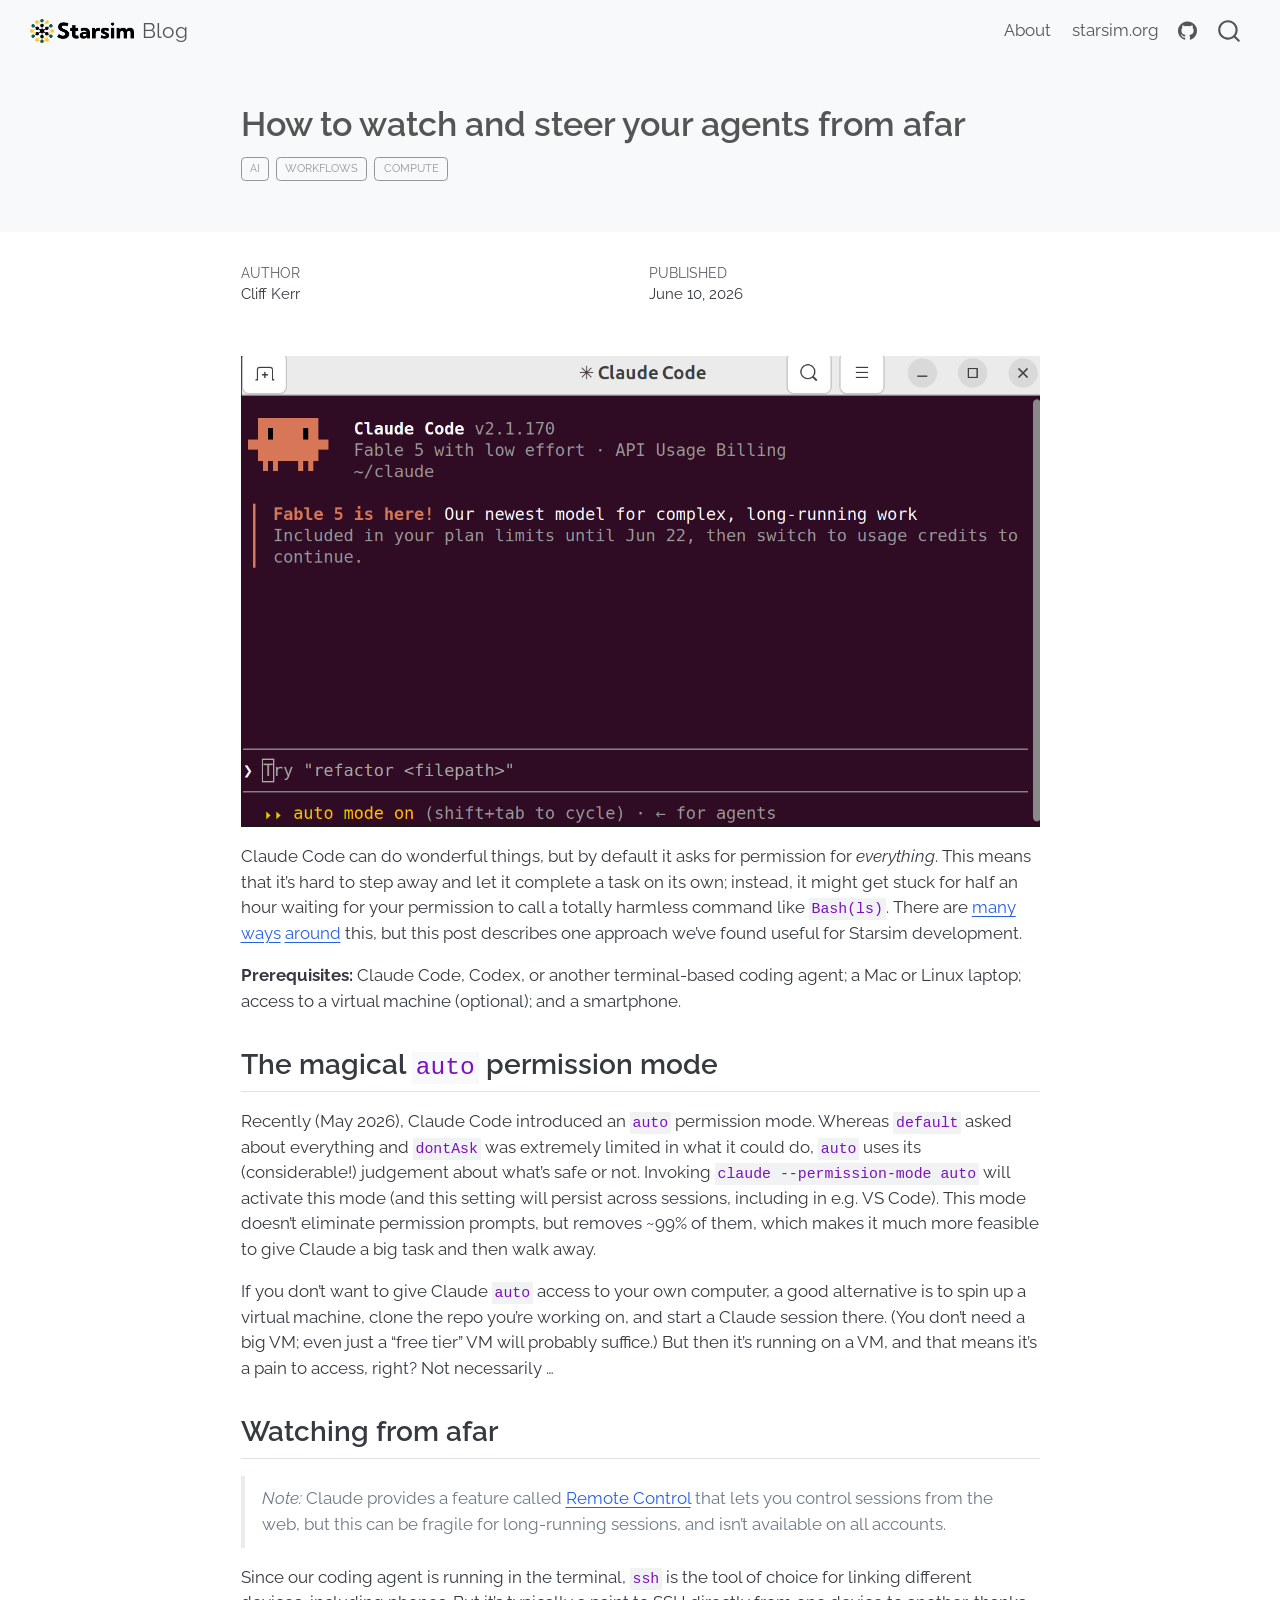
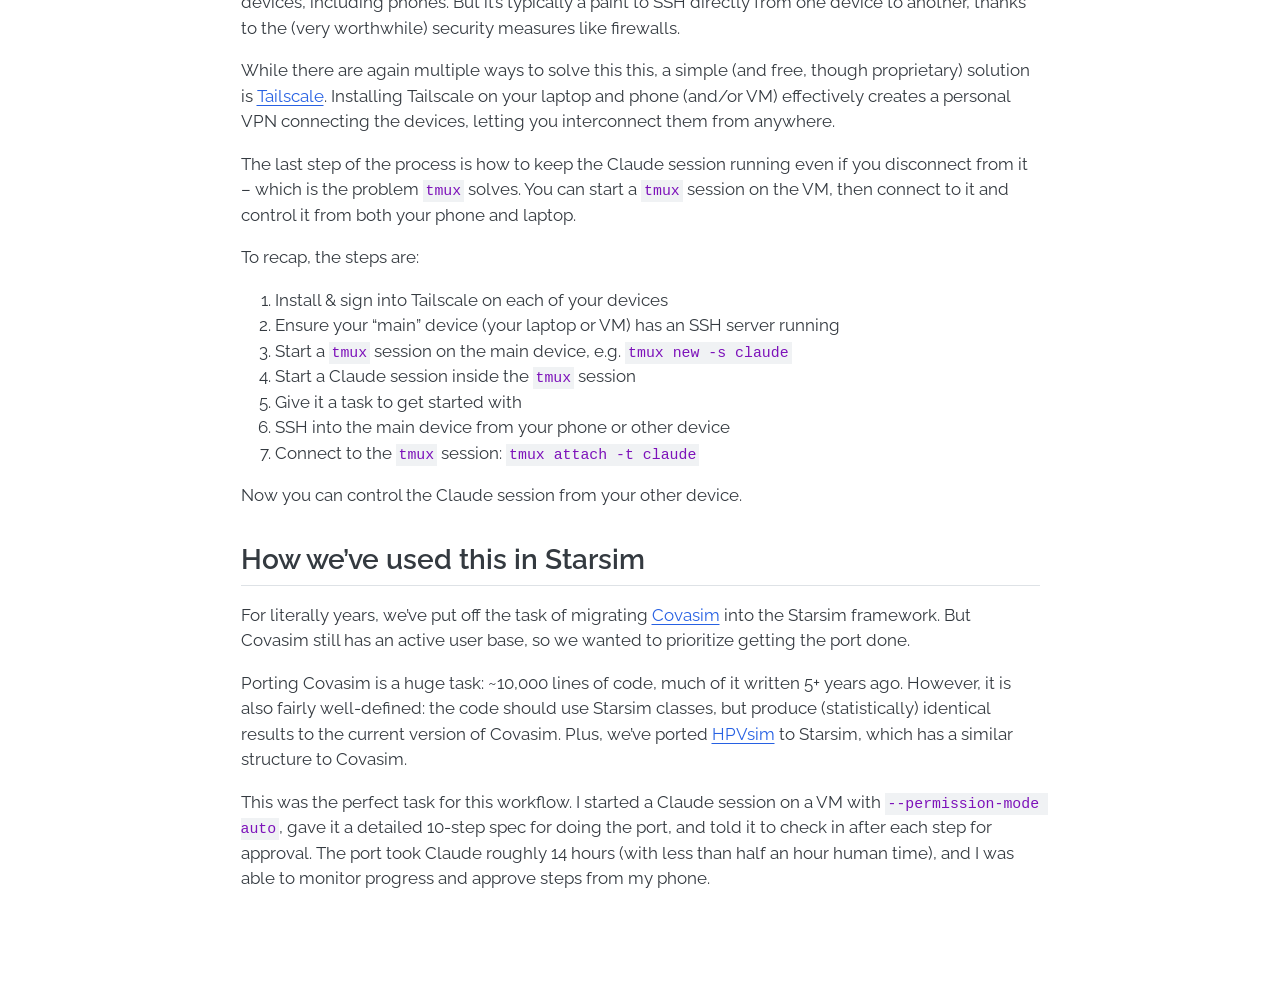
<file: posts/2026.06.10_autoclaude/index.html>
<!DOCTYPE html>
<html xmlns="http://www.w3.org/1999/xhtml" lang="en" xml:lang="en"><head>

<meta charset="utf-8">
<meta name="generator" content="quarto-1.10.19">

<meta name="viewport" content="width=device-width, initial-scale=1.0, user-scalable=yes">

<meta name="author" content="Cliff Kerr">
<meta name="dcterms.date" content="2026-06-10">

<title>How to watch and steer your agents from afar – Starsim Blog</title>
<style>
/* Default styles provided by pandoc.
** See https://pandoc.org/MANUAL.html#variables-for-html for config info.
*/
span.smallcaps{font-variant: small-caps;}
div.columns{display: flex; gap: 1.5em;}
div.column{flex: auto;}
@media screen {
div.columns{gap: min(4vw, 1.5em);}
div.column{overflow-x: auto;}
}
div.hanging-indent{margin-left: 1.5em; text-indent: -1.5em;}
ul.task-list{list-style: none;}
ul.task-list li input[type="checkbox"] {
  width: 0.8em;
  margin: 0 0.8em 0.2em -1em; /* quarto-specific, see https://github.com/quarto-dev/quarto-cli/issues/4556 */ 
  vertical-align: middle;
}
</style>


<script src="../../site_libs/quarto-nav/quarto-nav.js"></script>
<script src="../../site_libs/quarto-nav/headroom.min.js"></script>
<script src="../../site_libs/clipboard/clipboard.min.js"></script>
<script src="../../site_libs/quarto-search/autocomplete.umd.js"></script>
<script src="../../site_libs/quarto-search/fuse.min.js"></script>
<script src="../../site_libs/quarto-search/quarto-search.js"></script>
<meta name="quarto:offset" content="../../">
<script src="../../site_libs/quarto-html/quarto.js" type="module"></script>
<script src="../../site_libs/quarto-html/tabsets/tabsets.js" type="module"></script>
<script src="../../site_libs/quarto-html/popper.min.js"></script>
<script src="../../site_libs/quarto-html/tippy.umd.min.js"></script>
<script src="../../site_libs/quarto-html/anchor.min.js"></script>
<link href="../../site_libs/quarto-html/tippy.css" rel="stylesheet">
<link href="../../site_libs/quarto-html/quarto-syntax-highlighting-bf27225e3a48a9273f3daa8f8e829971.css" rel="stylesheet" id="quarto-text-highlighting-styles">
<script src="../../site_libs/bootstrap/bootstrap.min.js"></script>
<link href="../../site_libs/bootstrap/bootstrap-icons.css" rel="stylesheet">
<link href="../../site_libs/bootstrap/bootstrap-a29cc491fa58003daa4e9e6622f9a16f.min.css" rel="stylesheet" append-hash="true" id="quarto-bootstrap" data-mode="light">
<script id="quarto-search-options" type="application/json">{
  "location": "navbar",
  "copy-button": false,
  "collapse-after": 3,
  "panel-placement": "end",
  "type": "overlay",
  "limit": 50,
  "keyboard-shortcut": [
    "f",
    "/",
    "s"
  ],
  "show-item-context": false,
  "language": {
    "search-no-results-text": "No results",
    "search-matching-documents-text": "matching documents",
    "search-copy-link-title": "Copy link to search",
    "search-hide-matches-text": "Hide additional matches",
    "search-more-match-text": "more match in this document",
    "search-more-matches-text": "more matches in this document",
    "search-clear-button-title": "Clear",
    "search-text-placeholder": "",
    "search-detached-cancel-button-title": "Cancel",
    "search-submit-button-title": "Submit",
    "search-label": "Search"
  }
}</script>


<link rel="stylesheet" href="../../styles.css">
</head>

<body class="nav-fixed fullcontent quarto-light">

<div id="quarto-search-results"></div>
  <header id="quarto-header" class="headroom fixed-top quarto-banner">
    <nav class="navbar navbar-expand-lg " data-bs-theme="dark">
      <div class="navbar-container container-fluid">
      <div class="navbar-brand-container mx-auto">
    <a href="../../index.html" class="navbar-brand navbar-brand-logo">
    <img src="../../images/starsim-logo.png" alt="Starsim logo" class="navbar-logo light-content">
    <img src="../../images/starsim-logo.png" alt="Starsim logo" class="navbar-logo dark-content">
    </a>
    <a class="navbar-brand" href="../../index.html">
    <span class="navbar-title">Blog</span>
    </a>
  </div>
            <div id="quarto-search" class="" title="Search"></div>
          <button class="navbar-toggler" type="button" data-bs-toggle="collapse" data-bs-target="#navbarCollapse" aria-controls="navbarCollapse" role="menu" aria-expanded="false" aria-label="Toggle navigation" onclick="if (window.quartoToggleHeadroom) { window.quartoToggleHeadroom(); }">
  <span class="navbar-toggler-icon"></span>
</button>
          <div class="collapse navbar-collapse" id="navbarCollapse">
            <ul class="navbar-nav navbar-nav-scroll ms-auto">
  <li class="nav-item">
    <a class="nav-link" href="../../about.html"> 
<span class="menu-text">About</span></a>
  </li>  
  <li class="nav-item">
    <a class="nav-link" href="https://starsim.org"> 
<span class="menu-text">starsim.org</span></a>
  </li>  
  <li class="nav-item compact">
    <a class="nav-link" href="https://github.com/starsimhub/blog"> <i class="bi bi-github" role="img">
</i> 
<span class="menu-text"></span></a>
  </li>  
</ul>
          </div> <!-- /navcollapse -->
            <div class="quarto-navbar-tools">
</div>
      </div> <!-- /container-fluid -->
    </nav>
</header>
<!-- content -->
<header id="title-block-header" class="quarto-title-block default page-columns page-full">
  <div class="quarto-title-banner page-columns page-full">
    <div class="quarto-title column-body">
      <h1 class="title">How to watch and steer your agents from afar</h1>
                                <div class="quarto-categories">
                <div class="quarto-category">AI</div>
                <div class="quarto-category">Workflows</div>
                <div class="quarto-category">Compute</div>
              </div>
                  </div>
  </div>
    
  
  <div class="quarto-title-meta">

      <div>
      <div class="quarto-title-meta-heading">Author</div>
      <div class="quarto-title-meta-contents">
               <p>Cliff Kerr </p>
            </div>
    </div>
      
      <div>
      <div class="quarto-title-meta-heading">Published</div>
      <div class="quarto-title-meta-contents">
        <p class="date">June 10, 2026</p>
      </div>
    </div>
    
      
    </div>
    
  
  </header><div id="quarto-content" class="quarto-container page-columns page-rows-contents page-layout-article page-navbar">
<!-- sidebar -->
<!-- margin-sidebar -->
    
<!-- main -->
<main class="content quarto-banner-title-block" id="quarto-document-content">





<p><img src="claude.png" class="img-fluid"></p>
<p>Claude Code can do wonderful things, but by default it asks for permission for <em>everything</em>. This means that it’s hard to step away and let it complete a task on its own; instead, it might get stuck for half an hour waiting for your permission to call a totally harmless command like <code>Bash(ls)</code>. There are <a href="https://pub.spillwave.com/from-approval-hell-to-just-do-it-how-agent-skills-fork-governed-sub-agents-in-claude-code-2-1-c0438416433a?gi=0a9833d67d89">many</a> <a href="https://medium.com/@alonwo/the-end-of-yes-yes-yes-whatever-how-claude-codes-sandboxing-solves-the-approval-fatigue-in-5db709b2d423">ways</a> <a href="https://levelup.gitconnected.com/why-i-stopped-fearing-claude-codes-most-dangerous-flag-4f698996ca8d">around</a> this, but this post describes one approach we’ve found useful for Starsim development.</p>
<p><strong>Prerequisites:</strong> Claude Code, Codex, or another terminal-based coding agent; a Mac or Linux laptop; access to a virtual machine (optional); and a smartphone.</p>
<section id="the-magical-auto-permission-mode" class="level2">
<h2 class="anchored" data-anchor-id="the-magical-auto-permission-mode">The magical <code>auto</code> permission mode</h2>
<p>Recently (May 2026), Claude Code introduced an <code>auto</code> permission mode. Whereas <code>default</code> asked about everything and <code>dontAsk</code> was extremely limited in what it could do, <code>auto</code> uses its (considerable!) judgement about what’s safe or not. Invoking <code>claude --permission-mode auto</code> will activate this mode (and this setting will persist across sessions, including in e.g.&nbsp;VS Code). This mode doesn’t eliminate permission prompts, but removes ~99% of them, which makes it much more feasible to give Claude a big task and then walk away.</p>
<p>If you don’t want to give Claude <code>auto</code> access to your own computer, a good alternative is to spin up a virtual machine, clone the repo you’re working on, and start a Claude session there. (You don’t need a big VM; even just a “free tier” VM will probably suffice.) But then it’s running on a VM, and that means it’s a pain to access, right? Not necessarily …</p>
</section>
<section id="watching-from-afar" class="level2">
<h2 class="anchored" data-anchor-id="watching-from-afar">Watching from afar</h2>
<blockquote class="blockquote">
<p><em>Note:</em> Claude provides a feature called <a href="https://code.claude.com/docs/en/remote-control">Remote Control</a> that lets you control sessions from the web, but this can be fragile for long-running sessions, and isn’t available on all accounts.</p>
</blockquote>
<p>Since our coding agent is running in the terminal, <code>ssh</code> is the tool of choice for linking different devices, including phones. But it’s typically a paint to SSH directly from one device to another, thanks to the (very worthwhile) security measures like firewalls.</p>
<p>While there are again multiple ways to solve this this, a simple (and free, though proprietary) solution is <a href="https://tailscale.com/">Tailscale</a>. Installing Tailscale on your laptop and phone (and/or VM) effectively creates a personal VPN connecting the devices, letting you interconnect them from anywhere.</p>
<p>The last step of the process is how to keep the Claude session running even if you disconnect from it – which is the problem <code>tmux</code> solves. You can start a <code>tmux</code> session on the VM, then connect to it and control it from both your phone and laptop.</p>
<p>To recap, the steps are:</p>
<ol type="1">
<li>Install &amp; sign into Tailscale on each of your devices</li>
<li>Ensure your “main” device (your laptop or VM) has an SSH server running</li>
<li>Start a <code>tmux</code> session on the main device, e.g.&nbsp;<code>tmux new -s claude</code></li>
<li>Start a Claude session inside the <code>tmux</code> session</li>
<li>Give it a task to get started with</li>
<li>SSH into the main device from your phone or other device</li>
<li>Connect to the <code>tmux</code> session: <code>tmux attach -t claude</code></li>
</ol>
<p>Now you can control the Claude session from your other device.</p>
</section>
<section id="how-weve-used-this-in-starsim" class="level2">
<h2 class="anchored" data-anchor-id="how-weve-used-this-in-starsim">How we’ve used this in Starsim</h2>
<p>For literally years, we’ve put off the task of migrating <a href="https://covasim.org">Covasim</a> into the Starsim framework. But Covasim still has an active user base, so we wanted to prioritize getting the port done.</p>
<p>Porting Covasim is a huge task: ~10,000 lines of code, much of it written 5+ years ago. However, it is also fairly well-defined: the code should use Starsim classes, but produce (statistically) identical results to the current version of Covasim. Plus, we’ve ported <a href="https://hpvsim.org">HPVsim</a> to Starsim, which has a similar structure to Covasim.</p>
<p>This was the perfect task for this workflow. I started a Claude session on a VM with <code>--permission-mode auto</code>, gave it a detailed 10-step spec for doing the port, and told it to check in after each step for approval. The port took Claude roughly 14 hours (with less than half an hour human time), and I was able to monitor progress and approve steps from my phone.</p>


</section>

</main> <!-- /main -->
<script id="quarto-html-after-body" type="application/javascript">
  window.document.addEventListener("DOMContentLoaded", function (event) {
    const icon = "";
    const anchorJS = new window.AnchorJS();
    anchorJS.options = {
      placement: 'right',
      icon: icon
    };
    anchorJS.add('.anchored');
    const isCodeAnnotation = (el) => {
      for (const clz of el.classList) {
        if (clz.startsWith('code-annotation-')) {                     
          return true;
        }
      }
      return false;
    }
    const onCopySuccess = function(e) {
      // button target
      const button = e.trigger;
      // don't keep focus
      button.blur();
      // flash "checked"
      button.classList.add('code-copy-button-checked');
      var currentTitle = button.getAttribute("title");
      button.setAttribute("title", "Copied!");
      let tooltip;
      if (window.bootstrap) {
        button.setAttribute("data-bs-toggle", "tooltip");
        button.setAttribute("data-bs-placement", "left");
        button.setAttribute("data-bs-title", "Copied!");
        tooltip = new bootstrap.Tooltip(button, 
          { trigger: "manual", 
            customClass: "code-copy-button-tooltip",
            offset: [0, -8]});
        tooltip.show();    
      }
      setTimeout(function() {
        if (tooltip) {
          tooltip.hide();
          button.removeAttribute("data-bs-title");
          button.removeAttribute("data-bs-toggle");
          button.removeAttribute("data-bs-placement");
        }
        button.setAttribute("title", currentTitle);
        button.classList.remove('code-copy-button-checked');
      }, 1000);
      // clear code selection
      e.clearSelection();
    }
    const getTextToCopy = function(trigger) {
      const outerScaffold = trigger.parentElement.cloneNode(true);
      const codeEl = outerScaffold.querySelector('code');
      for (const childEl of codeEl.children) {
        if (isCodeAnnotation(childEl)) {
          childEl.remove();
        }
      }
      return codeEl.innerText;
    }
    const clipboard = new window.ClipboardJS('.code-copy-button:not([data-in-quarto-modal])', {
      text: getTextToCopy
    });
    clipboard.on('success', onCopySuccess);
    if (window.document.getElementById('quarto-embedded-source-code-modal')) {
      const clipboardModal = new window.ClipboardJS('.code-copy-button[data-in-quarto-modal]', {
        text: getTextToCopy,
        container: window.document.getElementById('quarto-embedded-source-code-modal')
      });
      clipboardModal.on('success', onCopySuccess);
    }
      var localhostRegex = new RegExp(/^(?:http|https):\/\/localhost\:?[0-9]*\//);
      var mailtoRegex = new RegExp(/^mailto:/);
        var filterRegex = new RegExp("https:\/\/starsimhub\.github\.io\/blog");
      var isInternal = (href) => {
          return filterRegex.test(href) || localhostRegex.test(href) || mailtoRegex.test(href);
      }
      // Inspect non-navigation links and adorn them if external
     var links = window.document.querySelectorAll('a[href]:not(.nav-link):not(.navbar-brand):not(.toc-action):not(.sidebar-link):not(.sidebar-item-toggle):not(.pagination-link):not(.no-external):not([aria-hidden]):not(.dropdown-item):not(.quarto-navigation-tool):not(.about-link)');
      for (var i=0; i<links.length; i++) {
        const link = links[i];
        if (!isInternal(link.href)) {
          // undo the damage that might have been done by quarto-nav.js in the case of
          // links that we want to consider external
          if (link.dataset.originalHref !== undefined) {
            link.href = link.dataset.originalHref;
          }
        }
      }
    function tippyHover(el, contentFn, onTriggerFn, onUntriggerFn) {
      const config = {
        allowHTML: true,
        maxWidth: 500,
        delay: 100,
        arrow: false,
        appendTo: function(el) {
            return el.parentElement;
        },
        interactive: true,
        interactiveBorder: 10,
        theme: 'quarto',
        placement: 'bottom-start',
      };
      if (contentFn) {
        config.content = contentFn;
      }
      if (onTriggerFn) {
        config.onTrigger = onTriggerFn;
      }
      if (onUntriggerFn) {
        config.onUntrigger = onUntriggerFn;
      }
      window.tippy(el, config); 
    }
    const noterefs = window.document.querySelectorAll('a[role="doc-noteref"]');
    for (var i=0; i<noterefs.length; i++) {
      const ref = noterefs[i];
      tippyHover(ref, function() {
        // use id or data attribute instead here
        let href = ref.getAttribute('data-footnote-href') || ref.getAttribute('href');
        try { href = new URL(href).hash; } catch {}
        const id = href.replace(/^#\/?/, "");
        const note = window.document.getElementById(id);
        if (note) {
          return note.innerHTML;
        } else {
          return "";
        }
      });
    }
    const xrefs = window.document.querySelectorAll('a.quarto-xref');
    const processXRef = (id, note) => {
      // Strip column container classes
      const stripColumnClz = (el) => {
        el.classList.remove("page-full", "page-columns");
        if (el.children) {
          for (const child of el.children) {
            stripColumnClz(child);
          }
        }
      }
      stripColumnClz(note)
      if (id === null || id.startsWith('sec-')) {
        // Special case sections, only their first couple elements
        const container = document.createElement("div");
        if (note.children && note.children.length > 2) {
          container.appendChild(note.children[0].cloneNode(true));
          for (let i = 1; i < note.children.length; i++) {
            const child = note.children[i];
            if (child.tagName === "P" && child.innerText === "") {
              continue;
            } else {
              container.appendChild(child.cloneNode(true));
              break;
            }
          }
          if (window.Quarto?.typesetMath) {
            window.Quarto.typesetMath(container);
          }
          return container.innerHTML
        } else {
          if (window.Quarto?.typesetMath) {
            window.Quarto.typesetMath(note);
          }
          return note.innerHTML;
        }
      } else {
        // Remove any anchor links if they are present
        const anchorLink = note.querySelector('a.anchorjs-link');
        if (anchorLink) {
          anchorLink.remove();
        }
        if (window.Quarto?.typesetMath) {
          window.Quarto.typesetMath(note);
        }
        if (note.classList.contains("callout")) {
          return note.outerHTML;
        } else {
          return note.innerHTML;
        }
      }
    }
    for (var i=0; i<xrefs.length; i++) {
      const xref = xrefs[i];
      tippyHover(xref, undefined, function(instance) {
        instance.disable();
        let url = xref.getAttribute('href');
        let hash = undefined; 
        if (url.startsWith('#')) {
          hash = url;
        } else {
          try { hash = new URL(url).hash; } catch {}
        }
        if (hash) {
          const id = hash.replace(/^#\/?/, "");
          const note = window.document.getElementById(id);
          if (note !== null) {
            try {
              const html = processXRef(id, note.cloneNode(true));
              instance.setContent(html);
            } finally {
              instance.enable();
              instance.show();
            }
          } else {
            // See if we can fetch this
            fetch(url.split('#')[0])
            .then(res => res.text())
            .then(html => {
              const parser = new DOMParser();
              const htmlDoc = parser.parseFromString(html, "text/html");
              const note = htmlDoc.getElementById(id);
              if (note !== null) {
                const html = processXRef(id, note);
                instance.setContent(html);
              } 
            }).finally(() => {
              instance.enable();
              instance.show();
            });
          }
        } else {
          // See if we can fetch a full url (with no hash to target)
          // This is a special case and we should probably do some content thinning / targeting
          fetch(url)
          .then(res => res.text())
          .then(html => {
            const parser = new DOMParser();
            const htmlDoc = parser.parseFromString(html, "text/html");
            const note = htmlDoc.querySelector('main.content');
            if (note !== null) {
              // This should only happen for chapter cross references
              // (since there is no id in the URL)
              // remove the first header
              if (note.children.length > 0 && note.children[0].tagName === "HEADER") {
                note.children[0].remove();
              }
              const html = processXRef(null, note);
              instance.setContent(html);
            } 
          }).finally(() => {
            instance.enable();
            instance.show();
          });
        }
      }, function(instance) {
      });
    }
        let selectedAnnoteEl;
        const selectorForAnnotation = ( cell, annotation) => {
          let cellAttr = 'data-code-cell="' + cell + '"';
          let lineAttr = 'data-code-annotation="' +  annotation + '"';
          const selector = 'span[' + cellAttr + '][' + lineAttr + ']';
          return selector;
        }
        const selectCodeLines = (annoteEl) => {
          const doc = window.document;
          const targetCell = annoteEl.getAttribute("data-target-cell");
          const targetAnnotation = annoteEl.getAttribute("data-target-annotation");
          const annoteSpan = window.document.querySelector(selectorForAnnotation(targetCell, targetAnnotation));
          const lines = annoteSpan.getAttribute("data-code-lines").split(",");
          const lineIds = lines.map((line) => {
            return targetCell + "-" + line;
          })
          let top = null;
          let height = null;
          let parent = null;
          if (lineIds.length > 0) {
              //compute the position of the single el (top and bottom and make a div)
              const el = window.document.getElementById(lineIds[0]);
              top = el.offsetTop;
              height = el.offsetHeight;
              parent = el.parentElement.parentElement;
            if (lineIds.length > 1) {
              const lastEl = window.document.getElementById(lineIds[lineIds.length - 1]);
              const bottom = lastEl.offsetTop + lastEl.offsetHeight;
              height = bottom - top;
            }
            if (top !== null && height !== null && parent !== null) {
              // cook up a div (if necessary) and position it 
              let div = window.document.getElementById("code-annotation-line-highlight");
              if (div === null) {
                div = window.document.createElement("div");
                div.setAttribute("id", "code-annotation-line-highlight");
                div.style.position = 'absolute';
                parent.appendChild(div);
              }
              div.style.top = top - 2 + "px";
              div.style.height = height + 4 + "px";
              div.style.left = 0;
              let gutterDiv = window.document.getElementById("code-annotation-line-highlight-gutter");
              if (gutterDiv === null) {
                gutterDiv = window.document.createElement("div");
                gutterDiv.setAttribute("id", "code-annotation-line-highlight-gutter");
                gutterDiv.style.position = 'absolute';
                const codeCell = window.document.getElementById(targetCell);
                const gutter = codeCell.querySelector('.code-annotation-gutter');
                gutter.appendChild(gutterDiv);
              }
              gutterDiv.style.top = top - 2 + "px";
              gutterDiv.style.height = height + 4 + "px";
            }
            selectedAnnoteEl = annoteEl;
          }
        };
        const unselectCodeLines = () => {
          const elementsIds = ["code-annotation-line-highlight", "code-annotation-line-highlight-gutter"];
          elementsIds.forEach((elId) => {
            const div = window.document.getElementById(elId);
            if (div) {
              div.remove();
            }
          });
          selectedAnnoteEl = undefined;
        };
          // Handle positioning of the toggle
      window.addEventListener(
        "resize",
        throttle(() => {
          elRect = undefined;
          if (selectedAnnoteEl) {
            selectCodeLines(selectedAnnoteEl);
          }
        }, 10)
      );
      function throttle(fn, ms) {
      let throttle = false;
      let timer;
        return (...args) => {
          if(!throttle) { // first call gets through
              fn.apply(this, args);
              throttle = true;
          } else { // all the others get throttled
              if(timer) clearTimeout(timer); // cancel #2
              timer = setTimeout(() => {
                fn.apply(this, args);
                timer = throttle = false;
              }, ms);
          }
        };
      }
        // Attach click handler to the DT
        const annoteDls = window.document.querySelectorAll('dt[data-target-cell]');
        for (const annoteDlNode of annoteDls) {
          annoteDlNode.addEventListener('click', (event) => {
            const clickedEl = event.target;
            if (clickedEl !== selectedAnnoteEl) {
              unselectCodeLines();
              const activeEl = window.document.querySelector('dt[data-target-cell].code-annotation-active');
              if (activeEl) {
                activeEl.classList.remove('code-annotation-active');
              }
              selectCodeLines(clickedEl);
              clickedEl.classList.add('code-annotation-active');
            } else {
              // Unselect the line
              unselectCodeLines();
              clickedEl.classList.remove('code-annotation-active');
            }
          });
        }
    const findCites = (el) => {
      const parentEl = el.parentElement;
      if (parentEl) {
        const cites = parentEl.dataset.cites;
        if (cites) {
          return {
            el,
            cites: cites.split(' ')
          };
        } else {
          return findCites(el.parentElement)
        }
      } else {
        return undefined;
      }
    };
    var bibliorefs = window.document.querySelectorAll('a[role="doc-biblioref"]');
    for (var i=0; i<bibliorefs.length; i++) {
      const ref = bibliorefs[i];
      const citeInfo = findCites(ref);
      if (citeInfo) {
        tippyHover(citeInfo.el, function() {
          var popup = window.document.createElement('div');
          citeInfo.cites.forEach(function(cite) {
            var citeDiv = window.document.createElement('div');
            citeDiv.classList.add('hanging-indent');
            citeDiv.classList.add('csl-entry');
            var biblioDiv = window.document.getElementById('ref-' + cite);
            if (biblioDiv) {
              citeDiv.innerHTML = biblioDiv.innerHTML;
            }
            popup.appendChild(citeDiv);
          });
          return popup.innerHTML;
        });
      }
    }
  });
  </script>
</div> <!-- /content -->




</body></html>
</file>
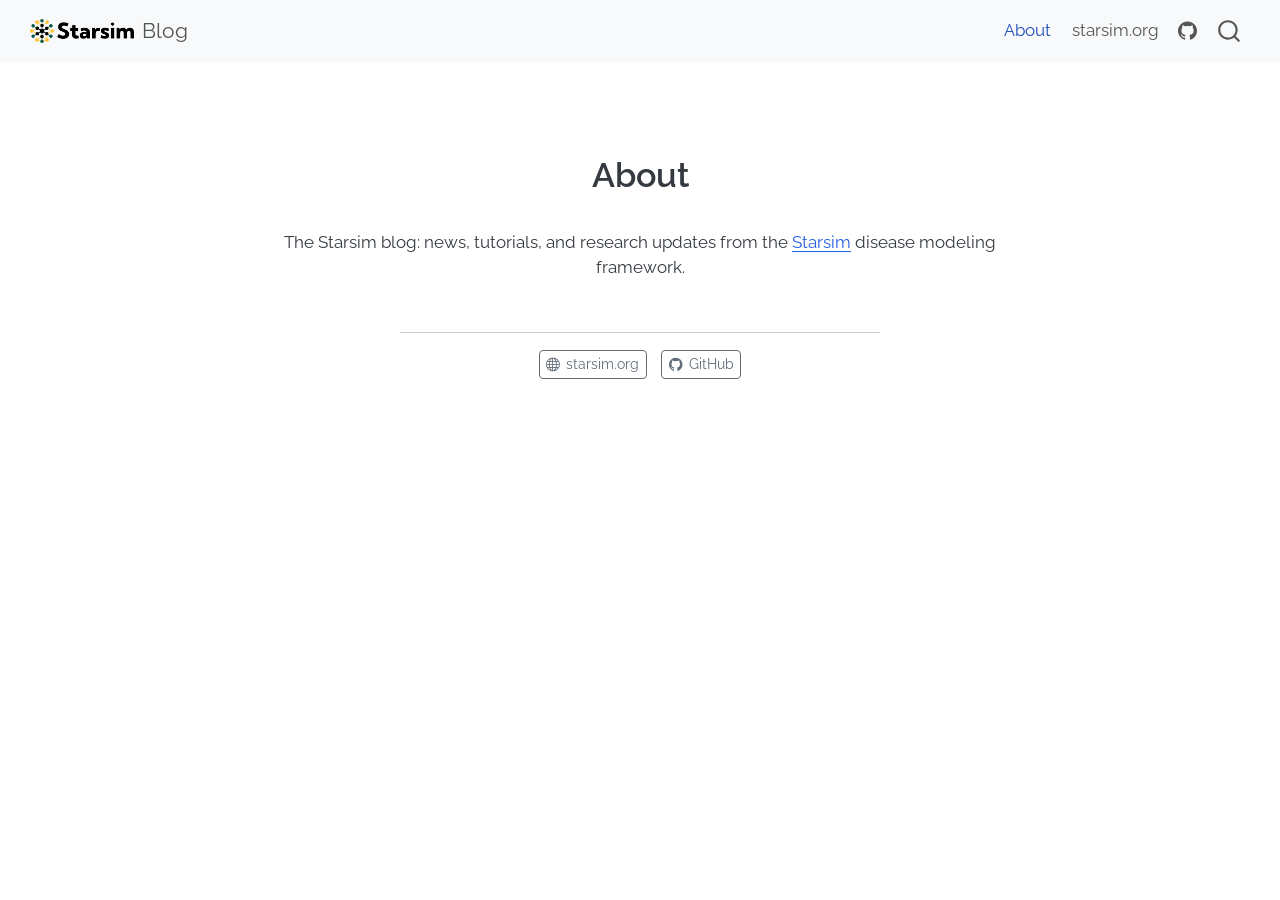
<file: about.html>
<!DOCTYPE html>
<html xmlns="http://www.w3.org/1999/xhtml" lang="en" xml:lang="en"><head>

<meta charset="utf-8">
<meta name="generator" content="quarto-1.10.19">

<meta name="viewport" content="width=device-width, initial-scale=1.0, user-scalable=yes">


<title>About – Starsim Blog</title>
<style>
/* Default styles provided by pandoc.
** See https://pandoc.org/MANUAL.html#variables-for-html for config info.
*/
span.smallcaps{font-variant: small-caps;}
div.columns{display: flex; gap: 1.5em;}
div.column{flex: auto;}
@media screen {
div.columns{gap: min(4vw, 1.5em);}
div.column{overflow-x: auto;}
}
div.hanging-indent{margin-left: 1.5em; text-indent: -1.5em;}
ul.task-list{list-style: none;}
ul.task-list li input[type="checkbox"] {
  width: 0.8em;
  margin: 0 0.8em 0.2em -1em; /* quarto-specific, see https://github.com/quarto-dev/quarto-cli/issues/4556 */ 
  vertical-align: middle;
}
</style>


<script src="site_libs/quarto-nav/quarto-nav.js"></script>
<script src="site_libs/quarto-nav/headroom.min.js"></script>
<script src="site_libs/clipboard/clipboard.min.js"></script>
<script src="site_libs/quarto-search/autocomplete.umd.js"></script>
<script src="site_libs/quarto-search/fuse.min.js"></script>
<script src="site_libs/quarto-search/quarto-search.js"></script>
<meta name="quarto:offset" content="./">
<script src="site_libs/quarto-html/quarto.js" type="module"></script>
<script src="site_libs/quarto-html/tabsets/tabsets.js" type="module"></script>
<script src="site_libs/quarto-html/popper.min.js"></script>
<script src="site_libs/quarto-html/tippy.umd.min.js"></script>
<link href="site_libs/quarto-html/tippy.css" rel="stylesheet">
<link href="site_libs/quarto-html/quarto-syntax-highlighting-bf27225e3a48a9273f3daa8f8e829971.css" rel="stylesheet" id="quarto-text-highlighting-styles">
<script src="site_libs/bootstrap/bootstrap.min.js"></script>
<link href="site_libs/bootstrap/bootstrap-icons.css" rel="stylesheet">
<link href="site_libs/bootstrap/bootstrap-a29cc491fa58003daa4e9e6622f9a16f.min.css" rel="stylesheet" append-hash="true" id="quarto-bootstrap" data-mode="light">
<script id="quarto-search-options" type="application/json">{
  "location": "navbar",
  "copy-button": false,
  "collapse-after": 3,
  "panel-placement": "end",
  "type": "overlay",
  "limit": 50,
  "keyboard-shortcut": [
    "f",
    "/",
    "s"
  ],
  "show-item-context": false,
  "language": {
    "search-no-results-text": "No results",
    "search-matching-documents-text": "matching documents",
    "search-copy-link-title": "Copy link to search",
    "search-hide-matches-text": "Hide additional matches",
    "search-more-match-text": "more match in this document",
    "search-more-matches-text": "more matches in this document",
    "search-clear-button-title": "Clear",
    "search-text-placeholder": "",
    "search-detached-cancel-button-title": "Cancel",
    "search-submit-button-title": "Submit",
    "search-label": "Search"
  }
}</script>


<link rel="stylesheet" href="styles.css">
</head>

<body class="nav-fixed fullcontent quarto-light">

<div id="quarto-search-results"></div>
  <header id="quarto-header" class="headroom fixed-top">
    <nav class="navbar navbar-expand-lg " data-bs-theme="dark">
      <div class="navbar-container container-fluid">
      <div class="navbar-brand-container mx-auto">
    <a href="./index.html" class="navbar-brand navbar-brand-logo">
    <img src="./images/starsim-logo.png" alt="Starsim logo" class="navbar-logo light-content">
    <img src="./images/starsim-logo.png" alt="Starsim logo" class="navbar-logo dark-content">
    </a>
    <a class="navbar-brand" href="./index.html">
    <span class="navbar-title">Blog</span>
    </a>
  </div>
            <div id="quarto-search" class="" title="Search"></div>
          <button class="navbar-toggler" type="button" data-bs-toggle="collapse" data-bs-target="#navbarCollapse" aria-controls="navbarCollapse" role="menu" aria-expanded="false" aria-label="Toggle navigation" onclick="if (window.quartoToggleHeadroom) { window.quartoToggleHeadroom(); }">
  <span class="navbar-toggler-icon"></span>
</button>
          <div class="collapse navbar-collapse" id="navbarCollapse">
            <ul class="navbar-nav navbar-nav-scroll ms-auto">
  <li class="nav-item">
    <a class="nav-link active" href="./about.html" aria-current="page"> 
<span class="menu-text">About</span></a>
  </li>  
  <li class="nav-item">
    <a class="nav-link" href="https://starsim.org"> 
<span class="menu-text">starsim.org</span></a>
  </li>  
  <li class="nav-item compact">
    <a class="nav-link" href="https://github.com/starsimhub/blog"> <i class="bi bi-github" role="img">
</i> 
<span class="menu-text"></span></a>
  </li>  
</ul>
          </div> <!-- /navcollapse -->
            <div class="quarto-navbar-tools">
</div>
      </div> <!-- /container-fluid -->
    </nav>
</header>
<!-- content -->
<div id="quarto-content" class="quarto-container page-columns page-rows-contents page-layout-article page-navbar">
<!-- sidebar -->
<!-- margin-sidebar -->
    
<!-- main -->
<div class="quarto-about-jolla">
 <header id="title-block-header" class="quarto-title-block default">
<div class="quarto-title">
<h1 class="title">About</h1>
</div>
<div class="quarto-title-meta">
  </div>
</header><main class="content" id="quarto-document-content">
<p>The Starsim blog: news, tutorials, and research updates from the <a href="https://starsim.org">Starsim</a> disease modeling framework.</p>


</main> 
  <hr class="about-sep">
   <div class="about-links">
  <a href="https://starsim.org" class="about-link" rel="" target="">
    <i class="bi bi-globe"></i>
     <span class="about-link-text">starsim.org</span>
  </a>
  <a href="https://github.com/starsimhub" class="about-link" rel="" target="">
    <i class="bi bi-github"></i>
     <span class="about-link-text">GitHub</span>
  </a>
</div>
</div>
 <!-- /main -->
<script id="quarto-html-after-body" type="application/javascript">
  window.document.addEventListener("DOMContentLoaded", function (event) {
    const isCodeAnnotation = (el) => {
      for (const clz of el.classList) {
        if (clz.startsWith('code-annotation-')) {                     
          return true;
        }
      }
      return false;
    }
    const onCopySuccess = function(e) {
      // button target
      const button = e.trigger;
      // don't keep focus
      button.blur();
      // flash "checked"
      button.classList.add('code-copy-button-checked');
      var currentTitle = button.getAttribute("title");
      button.setAttribute("title", "Copied!");
      let tooltip;
      if (window.bootstrap) {
        button.setAttribute("data-bs-toggle", "tooltip");
        button.setAttribute("data-bs-placement", "left");
        button.setAttribute("data-bs-title", "Copied!");
        tooltip = new bootstrap.Tooltip(button, 
          { trigger: "manual", 
            customClass: "code-copy-button-tooltip",
            offset: [0, -8]});
        tooltip.show();    
      }
      setTimeout(function() {
        if (tooltip) {
          tooltip.hide();
          button.removeAttribute("data-bs-title");
          button.removeAttribute("data-bs-toggle");
          button.removeAttribute("data-bs-placement");
        }
        button.setAttribute("title", currentTitle);
        button.classList.remove('code-copy-button-checked');
      }, 1000);
      // clear code selection
      e.clearSelection();
    }
    const getTextToCopy = function(trigger) {
      const outerScaffold = trigger.parentElement.cloneNode(true);
      const codeEl = outerScaffold.querySelector('code');
      for (const childEl of codeEl.children) {
        if (isCodeAnnotation(childEl)) {
          childEl.remove();
        }
      }
      return codeEl.innerText;
    }
    const clipboard = new window.ClipboardJS('.code-copy-button:not([data-in-quarto-modal])', {
      text: getTextToCopy
    });
    clipboard.on('success', onCopySuccess);
    if (window.document.getElementById('quarto-embedded-source-code-modal')) {
      const clipboardModal = new window.ClipboardJS('.code-copy-button[data-in-quarto-modal]', {
        text: getTextToCopy,
        container: window.document.getElementById('quarto-embedded-source-code-modal')
      });
      clipboardModal.on('success', onCopySuccess);
    }
      var localhostRegex = new RegExp(/^(?:http|https):\/\/localhost\:?[0-9]*\//);
      var mailtoRegex = new RegExp(/^mailto:/);
        var filterRegex = new RegExp("https:\/\/starsimhub\.github\.io\/blog");
      var isInternal = (href) => {
          return filterRegex.test(href) || localhostRegex.test(href) || mailtoRegex.test(href);
      }
      // Inspect non-navigation links and adorn them if external
     var links = window.document.querySelectorAll('a[href]:not(.nav-link):not(.navbar-brand):not(.toc-action):not(.sidebar-link):not(.sidebar-item-toggle):not(.pagination-link):not(.no-external):not([aria-hidden]):not(.dropdown-item):not(.quarto-navigation-tool):not(.about-link)');
      for (var i=0; i<links.length; i++) {
        const link = links[i];
        if (!isInternal(link.href)) {
          // undo the damage that might have been done by quarto-nav.js in the case of
          // links that we want to consider external
          if (link.dataset.originalHref !== undefined) {
            link.href = link.dataset.originalHref;
          }
        }
      }
    function tippyHover(el, contentFn, onTriggerFn, onUntriggerFn) {
      const config = {
        allowHTML: true,
        maxWidth: 500,
        delay: 100,
        arrow: false,
        appendTo: function(el) {
            return el.parentElement;
        },
        interactive: true,
        interactiveBorder: 10,
        theme: 'quarto',
        placement: 'bottom-start',
      };
      if (contentFn) {
        config.content = contentFn;
      }
      if (onTriggerFn) {
        config.onTrigger = onTriggerFn;
      }
      if (onUntriggerFn) {
        config.onUntrigger = onUntriggerFn;
      }
      window.tippy(el, config); 
    }
    const noterefs = window.document.querySelectorAll('a[role="doc-noteref"]');
    for (var i=0; i<noterefs.length; i++) {
      const ref = noterefs[i];
      tippyHover(ref, function() {
        // use id or data attribute instead here
        let href = ref.getAttribute('data-footnote-href') || ref.getAttribute('href');
        try { href = new URL(href).hash; } catch {}
        const id = href.replace(/^#\/?/, "");
        const note = window.document.getElementById(id);
        if (note) {
          return note.innerHTML;
        } else {
          return "";
        }
      });
    }
    const xrefs = window.document.querySelectorAll('a.quarto-xref');
    const processXRef = (id, note) => {
      // Strip column container classes
      const stripColumnClz = (el) => {
        el.classList.remove("page-full", "page-columns");
        if (el.children) {
          for (const child of el.children) {
            stripColumnClz(child);
          }
        }
      }
      stripColumnClz(note)
      if (id === null || id.startsWith('sec-')) {
        // Special case sections, only their first couple elements
        const container = document.createElement("div");
        if (note.children && note.children.length > 2) {
          container.appendChild(note.children[0].cloneNode(true));
          for (let i = 1; i < note.children.length; i++) {
            const child = note.children[i];
            if (child.tagName === "P" && child.innerText === "") {
              continue;
            } else {
              container.appendChild(child.cloneNode(true));
              break;
            }
          }
          if (window.Quarto?.typesetMath) {
            window.Quarto.typesetMath(container);
          }
          return container.innerHTML
        } else {
          if (window.Quarto?.typesetMath) {
            window.Quarto.typesetMath(note);
          }
          return note.innerHTML;
        }
      } else {
        // Remove any anchor links if they are present
        const anchorLink = note.querySelector('a.anchorjs-link');
        if (anchorLink) {
          anchorLink.remove();
        }
        if (window.Quarto?.typesetMath) {
          window.Quarto.typesetMath(note);
        }
        if (note.classList.contains("callout")) {
          return note.outerHTML;
        } else {
          return note.innerHTML;
        }
      }
    }
    for (var i=0; i<xrefs.length; i++) {
      const xref = xrefs[i];
      tippyHover(xref, undefined, function(instance) {
        instance.disable();
        let url = xref.getAttribute('href');
        let hash = undefined; 
        if (url.startsWith('#')) {
          hash = url;
        } else {
          try { hash = new URL(url).hash; } catch {}
        }
        if (hash) {
          const id = hash.replace(/^#\/?/, "");
          const note = window.document.getElementById(id);
          if (note !== null) {
            try {
              const html = processXRef(id, note.cloneNode(true));
              instance.setContent(html);
            } finally {
              instance.enable();
              instance.show();
            }
          } else {
            // See if we can fetch this
            fetch(url.split('#')[0])
            .then(res => res.text())
            .then(html => {
              const parser = new DOMParser();
              const htmlDoc = parser.parseFromString(html, "text/html");
              const note = htmlDoc.getElementById(id);
              if (note !== null) {
                const html = processXRef(id, note);
                instance.setContent(html);
              } 
            }).finally(() => {
              instance.enable();
              instance.show();
            });
          }
        } else {
          // See if we can fetch a full url (with no hash to target)
          // This is a special case and we should probably do some content thinning / targeting
          fetch(url)
          .then(res => res.text())
          .then(html => {
            const parser = new DOMParser();
            const htmlDoc = parser.parseFromString(html, "text/html");
            const note = htmlDoc.querySelector('main.content');
            if (note !== null) {
              // This should only happen for chapter cross references
              // (since there is no id in the URL)
              // remove the first header
              if (note.children.length > 0 && note.children[0].tagName === "HEADER") {
                note.children[0].remove();
              }
              const html = processXRef(null, note);
              instance.setContent(html);
            } 
          }).finally(() => {
            instance.enable();
            instance.show();
          });
        }
      }, function(instance) {
      });
    }
        let selectedAnnoteEl;
        const selectorForAnnotation = ( cell, annotation) => {
          let cellAttr = 'data-code-cell="' + cell + '"';
          let lineAttr = 'data-code-annotation="' +  annotation + '"';
          const selector = 'span[' + cellAttr + '][' + lineAttr + ']';
          return selector;
        }
        const selectCodeLines = (annoteEl) => {
          const doc = window.document;
          const targetCell = annoteEl.getAttribute("data-target-cell");
          const targetAnnotation = annoteEl.getAttribute("data-target-annotation");
          const annoteSpan = window.document.querySelector(selectorForAnnotation(targetCell, targetAnnotation));
          const lines = annoteSpan.getAttribute("data-code-lines").split(",");
          const lineIds = lines.map((line) => {
            return targetCell + "-" + line;
          })
          let top = null;
          let height = null;
          let parent = null;
          if (lineIds.length > 0) {
              //compute the position of the single el (top and bottom and make a div)
              const el = window.document.getElementById(lineIds[0]);
              top = el.offsetTop;
              height = el.offsetHeight;
              parent = el.parentElement.parentElement;
            if (lineIds.length > 1) {
              const lastEl = window.document.getElementById(lineIds[lineIds.length - 1]);
              const bottom = lastEl.offsetTop + lastEl.offsetHeight;
              height = bottom - top;
            }
            if (top !== null && height !== null && parent !== null) {
              // cook up a div (if necessary) and position it 
              let div = window.document.getElementById("code-annotation-line-highlight");
              if (div === null) {
                div = window.document.createElement("div");
                div.setAttribute("id", "code-annotation-line-highlight");
                div.style.position = 'absolute';
                parent.appendChild(div);
              }
              div.style.top = top - 2 + "px";
              div.style.height = height + 4 + "px";
              div.style.left = 0;
              let gutterDiv = window.document.getElementById("code-annotation-line-highlight-gutter");
              if (gutterDiv === null) {
                gutterDiv = window.document.createElement("div");
                gutterDiv.setAttribute("id", "code-annotation-line-highlight-gutter");
                gutterDiv.style.position = 'absolute';
                const codeCell = window.document.getElementById(targetCell);
                const gutter = codeCell.querySelector('.code-annotation-gutter');
                gutter.appendChild(gutterDiv);
              }
              gutterDiv.style.top = top - 2 + "px";
              gutterDiv.style.height = height + 4 + "px";
            }
            selectedAnnoteEl = annoteEl;
          }
        };
        const unselectCodeLines = () => {
          const elementsIds = ["code-annotation-line-highlight", "code-annotation-line-highlight-gutter"];
          elementsIds.forEach((elId) => {
            const div = window.document.getElementById(elId);
            if (div) {
              div.remove();
            }
          });
          selectedAnnoteEl = undefined;
        };
          // Handle positioning of the toggle
      window.addEventListener(
        "resize",
        throttle(() => {
          elRect = undefined;
          if (selectedAnnoteEl) {
            selectCodeLines(selectedAnnoteEl);
          }
        }, 10)
      );
      function throttle(fn, ms) {
      let throttle = false;
      let timer;
        return (...args) => {
          if(!throttle) { // first call gets through
              fn.apply(this, args);
              throttle = true;
          } else { // all the others get throttled
              if(timer) clearTimeout(timer); // cancel #2
              timer = setTimeout(() => {
                fn.apply(this, args);
                timer = throttle = false;
              }, ms);
          }
        };
      }
        // Attach click handler to the DT
        const annoteDls = window.document.querySelectorAll('dt[data-target-cell]');
        for (const annoteDlNode of annoteDls) {
          annoteDlNode.addEventListener('click', (event) => {
            const clickedEl = event.target;
            if (clickedEl !== selectedAnnoteEl) {
              unselectCodeLines();
              const activeEl = window.document.querySelector('dt[data-target-cell].code-annotation-active');
              if (activeEl) {
                activeEl.classList.remove('code-annotation-active');
              }
              selectCodeLines(clickedEl);
              clickedEl.classList.add('code-annotation-active');
            } else {
              // Unselect the line
              unselectCodeLines();
              clickedEl.classList.remove('code-annotation-active');
            }
          });
        }
    const findCites = (el) => {
      const parentEl = el.parentElement;
      if (parentEl) {
        const cites = parentEl.dataset.cites;
        if (cites) {
          return {
            el,
            cites: cites.split(' ')
          };
        } else {
          return findCites(el.parentElement)
        }
      } else {
        return undefined;
      }
    };
    var bibliorefs = window.document.querySelectorAll('a[role="doc-biblioref"]');
    for (var i=0; i<bibliorefs.length; i++) {
      const ref = bibliorefs[i];
      const citeInfo = findCites(ref);
      if (citeInfo) {
        tippyHover(citeInfo.el, function() {
          var popup = window.document.createElement('div');
          citeInfo.cites.forEach(function(cite) {
            var citeDiv = window.document.createElement('div');
            citeDiv.classList.add('hanging-indent');
            citeDiv.classList.add('csl-entry');
            var biblioDiv = window.document.getElementById('ref-' + cite);
            if (biblioDiv) {
              citeDiv.innerHTML = biblioDiv.innerHTML;
            }
            popup.appendChild(citeDiv);
          });
          return popup.innerHTML;
        });
      }
    }
  });
  </script>
</div> <!-- /content -->




</body></html>
</file>
<file: site_libs/quarto-html/tippy.css>
.tippy-box[data-animation=fade][data-state=hidden]{opacity:0}[data-tippy-root]{max-width:calc(100vw - 10px)}.tippy-box{position:relative;background-color:#333;color:#fff;border-radius:4px;font-size:14px;line-height:1.4;white-space:normal;outline:0;transition-property:transform,visibility,opacity}.tippy-box[data-placement^=top]>.tippy-arrow{bottom:0}.tippy-box[data-placement^=top]>.tippy-arrow:before{bottom:-7px;left:0;border-width:8px 8px 0;border-top-color:initial;transform-origin:center top}.tippy-box[data-placement^=bottom]>.tippy-arrow{top:0}.tippy-box[data-placement^=bottom]>.tippy-arrow:before{top:-7px;left:0;border-width:0 8px 8px;border-bottom-color:initial;transform-origin:center bottom}.tippy-box[data-placement^=left]>.tippy-arrow{right:0}.tippy-box[data-placement^=left]>.tippy-arrow:before{border-width:8px 0 8px 8px;border-left-color:initial;right:-7px;transform-origin:center left}.tippy-box[data-placement^=right]>.tippy-arrow{left:0}.tippy-box[data-placement^=right]>.tippy-arrow:before{left:-7px;border-width:8px 8px 8px 0;border-right-color:initial;transform-origin:center right}.tippy-box[data-inertia][data-state=visible]{transition-timing-function:cubic-bezier(.54,1.5,.38,1.11)}.tippy-arrow{width:16px;height:16px;color:#333}.tippy-arrow:before{content:"";position:absolute;border-color:transparent;border-style:solid}.tippy-content{position:relative;padding:5px 9px;z-index:1}
</file>
<file: site_libs/quarto-html/quarto-syntax-highlighting-bf27225e3a48a9273f3daa8f8e829971.css>
/* quarto syntax highlight colors */
:root {
  --quarto-hl-ot-color: #003B4F;
  --quarto-hl-at-color: #657422;
  --quarto-hl-ss-color: #20794D;
  --quarto-hl-an-color: #5E5E5E;
  --quarto-hl-fu-color: #4758AB;
  --quarto-hl-st-color: #20794D;
  --quarto-hl-cf-color: #003B4F;
  --quarto-hl-op-color: #5E5E5E;
  --quarto-hl-er-color: #AD0000;
  --quarto-hl-bn-color: #AD0000;
  --quarto-hl-al-color: #AD0000;
  --quarto-hl-va-color: #111111;
  --quarto-hl-bu-color: inherit;
  --quarto-hl-ex-color: inherit;
  --quarto-hl-pp-color: #AD0000;
  --quarto-hl-in-color: #5E5E5E;
  --quarto-hl-vs-color: #20794D;
  --quarto-hl-wa-color: #5E5E5E;
  --quarto-hl-do-color: #5E5E5E;
  --quarto-hl-im-color: #00769E;
  --quarto-hl-ch-color: #20794D;
  --quarto-hl-dt-color: #AD0000;
  --quarto-hl-fl-color: #AD0000;
  --quarto-hl-co-color: #5E5E5E;
  --quarto-hl-cv-color: #5E5E5E;
  --quarto-hl-cn-color: #8f5902;
  --quarto-hl-sc-color: #5E5E5E;
  --quarto-hl-dv-color: #AD0000;
  --quarto-hl-kw-color: #003B4F;
}

/* other quarto variables */
:root {
  --quarto-font-monospace: SFMono-Regular, Menlo, Monaco, Consolas, "Liberation Mono", "Courier New", monospace;
}

/* syntax highlight based on Pandoc's rules */
pre > code.sourceCode > span {
  color: #003B4F;
}

code.sourceCode > span {
  color: #003B4F;
}

div.sourceCode,
div.sourceCode pre.sourceCode {
  color: #003B4F;
}

/* Normal */
code span {
  color: #003B4F;
}

/* Alert */
code span.al {
  color: #AD0000;
  font-style: inherit;
}

/* Annotation */
code span.an {
  color: #5E5E5E;
  font-style: inherit;
}

/* Attribute */
code span.at {
  color: #657422;
  font-style: inherit;
}

/* BaseN */
code span.bn {
  color: #AD0000;
  font-style: inherit;
}

/* BuiltIn */
code span.bu {
  font-style: inherit;
}

/* ControlFlow */
code span.cf {
  color: #003B4F;
  font-weight: bold;
  font-style: inherit;
}

/* Char */
code span.ch {
  color: #20794D;
  font-style: inherit;
}

/* Constant */
code span.cn {
  color: #8f5902;
  font-style: inherit;
}

/* Comment */
code span.co {
  color: #5E5E5E;
  font-style: inherit;
}

/* CommentVar */
code span.cv {
  color: #5E5E5E;
  font-style: italic;
}

/* Documentation */
code span.do {
  color: #5E5E5E;
  font-style: italic;
}

/* DataType */
code span.dt {
  color: #AD0000;
  font-style: inherit;
}

/* DecVal */
code span.dv {
  color: #AD0000;
  font-style: inherit;
}

/* Error */
code span.er {
  color: #AD0000;
  font-style: inherit;
}

/* Extension */
code span.ex {
  font-style: inherit;
}

/* Float */
code span.fl {
  color: #AD0000;
  font-style: inherit;
}

/* Function */
code span.fu {
  color: #4758AB;
  font-style: inherit;
}

/* Import */
code span.im {
  color: #00769E;
  font-style: inherit;
}

/* Information */
code span.in {
  color: #5E5E5E;
  font-style: inherit;
}

/* Keyword */
code span.kw {
  color: #003B4F;
  font-weight: bold;
  font-style: inherit;
}

/* Operator */
code span.op {
  color: #5E5E5E;
  font-style: inherit;
}

/* Other */
code span.ot {
  color: #003B4F;
  font-style: inherit;
}

/* Preprocessor */
code span.pp {
  color: #AD0000;
  font-style: inherit;
}

/* SpecialChar */
code span.sc {
  color: #5E5E5E;
  font-style: inherit;
}

/* SpecialString */
code span.ss {
  color: #20794D;
  font-style: inherit;
}

/* String */
code span.st {
  color: #20794D;
  font-style: inherit;
}

/* Variable */
code span.va {
  color: #111111;
  font-style: inherit;
}

/* VerbatimString */
code span.vs {
  color: #20794D;
  font-style: inherit;
}

/* Warning */
code span.wa {
  color: #5E5E5E;
  font-style: italic;
}

.prevent-inlining {
  content: "</";
}

/*# sourceMappingURL=8be38f48d34c45af72792cbd699585e7.css.map */
</file>
<file: styles.css>
/* css styles */
@import url('https://fonts.googleapis.com/css2?family=Raleway:ital,wght@0,300..800;1,300..800&display=swap');
</file>
